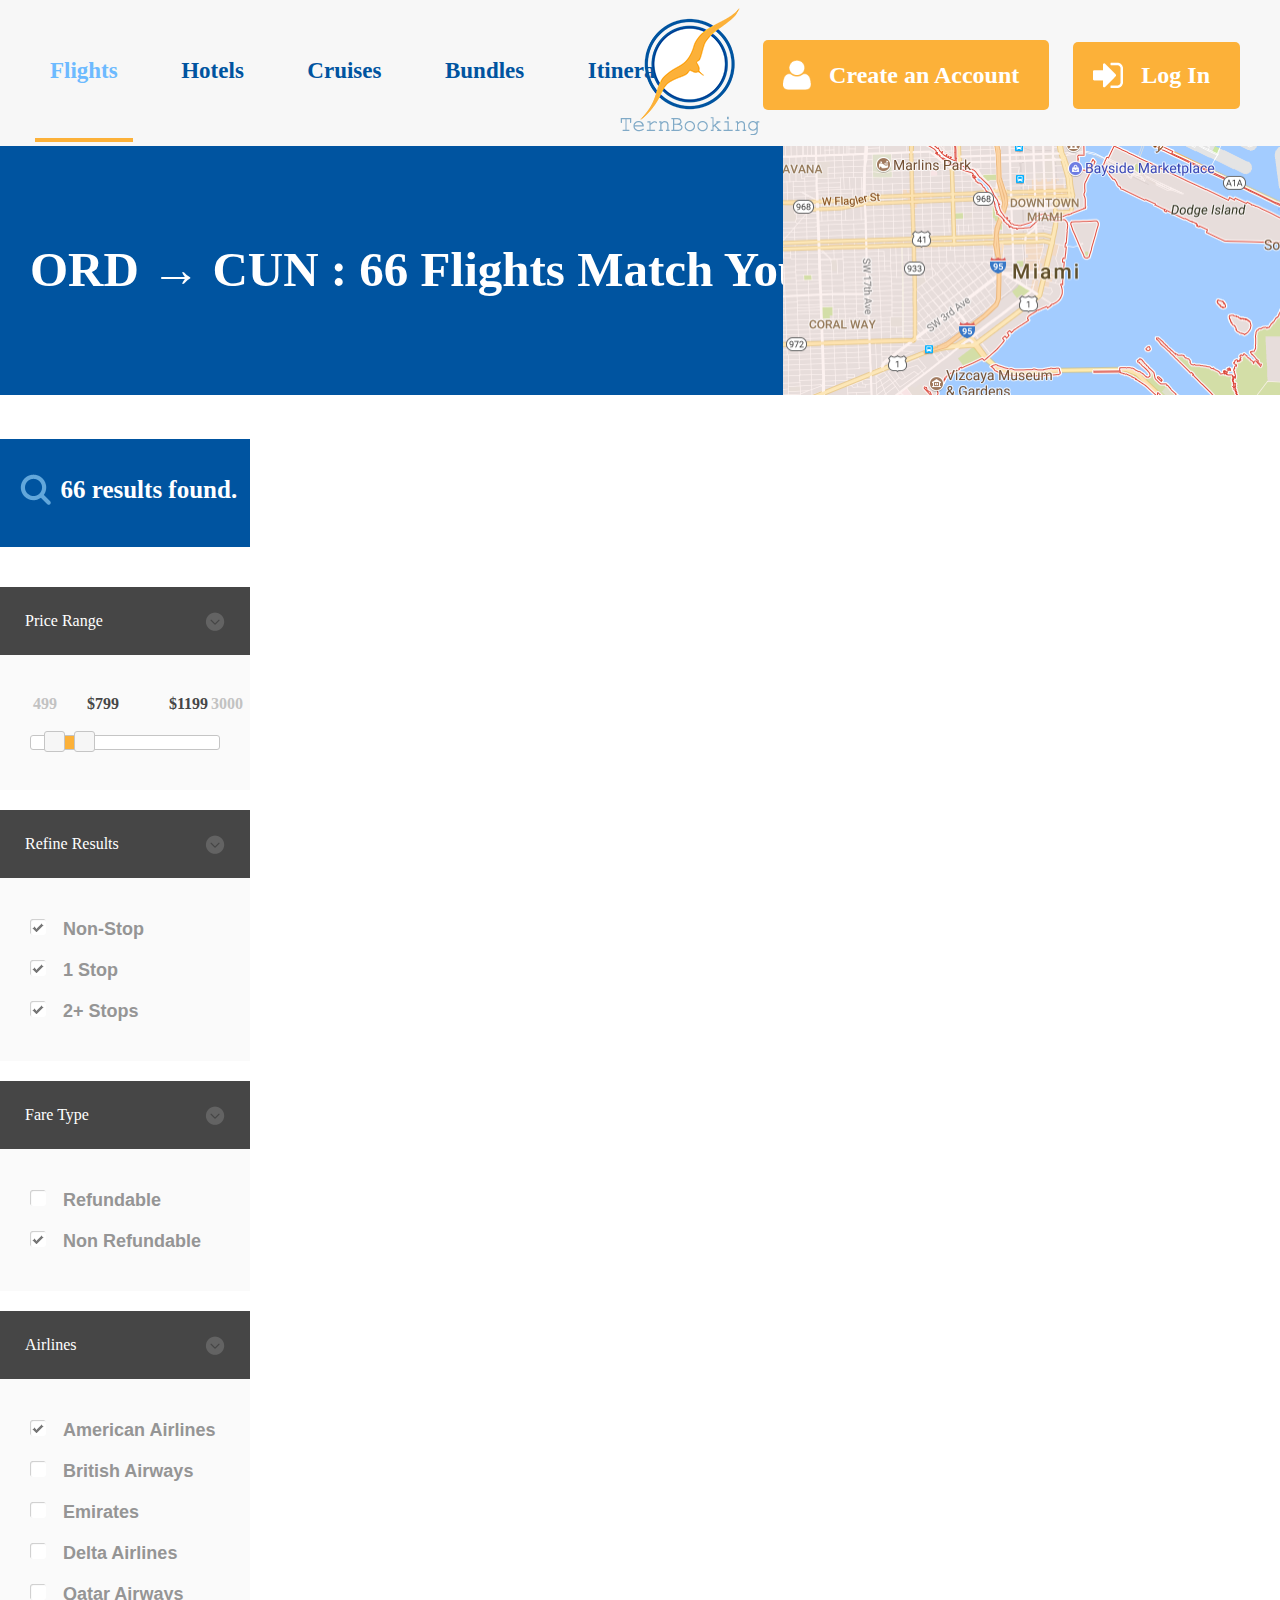
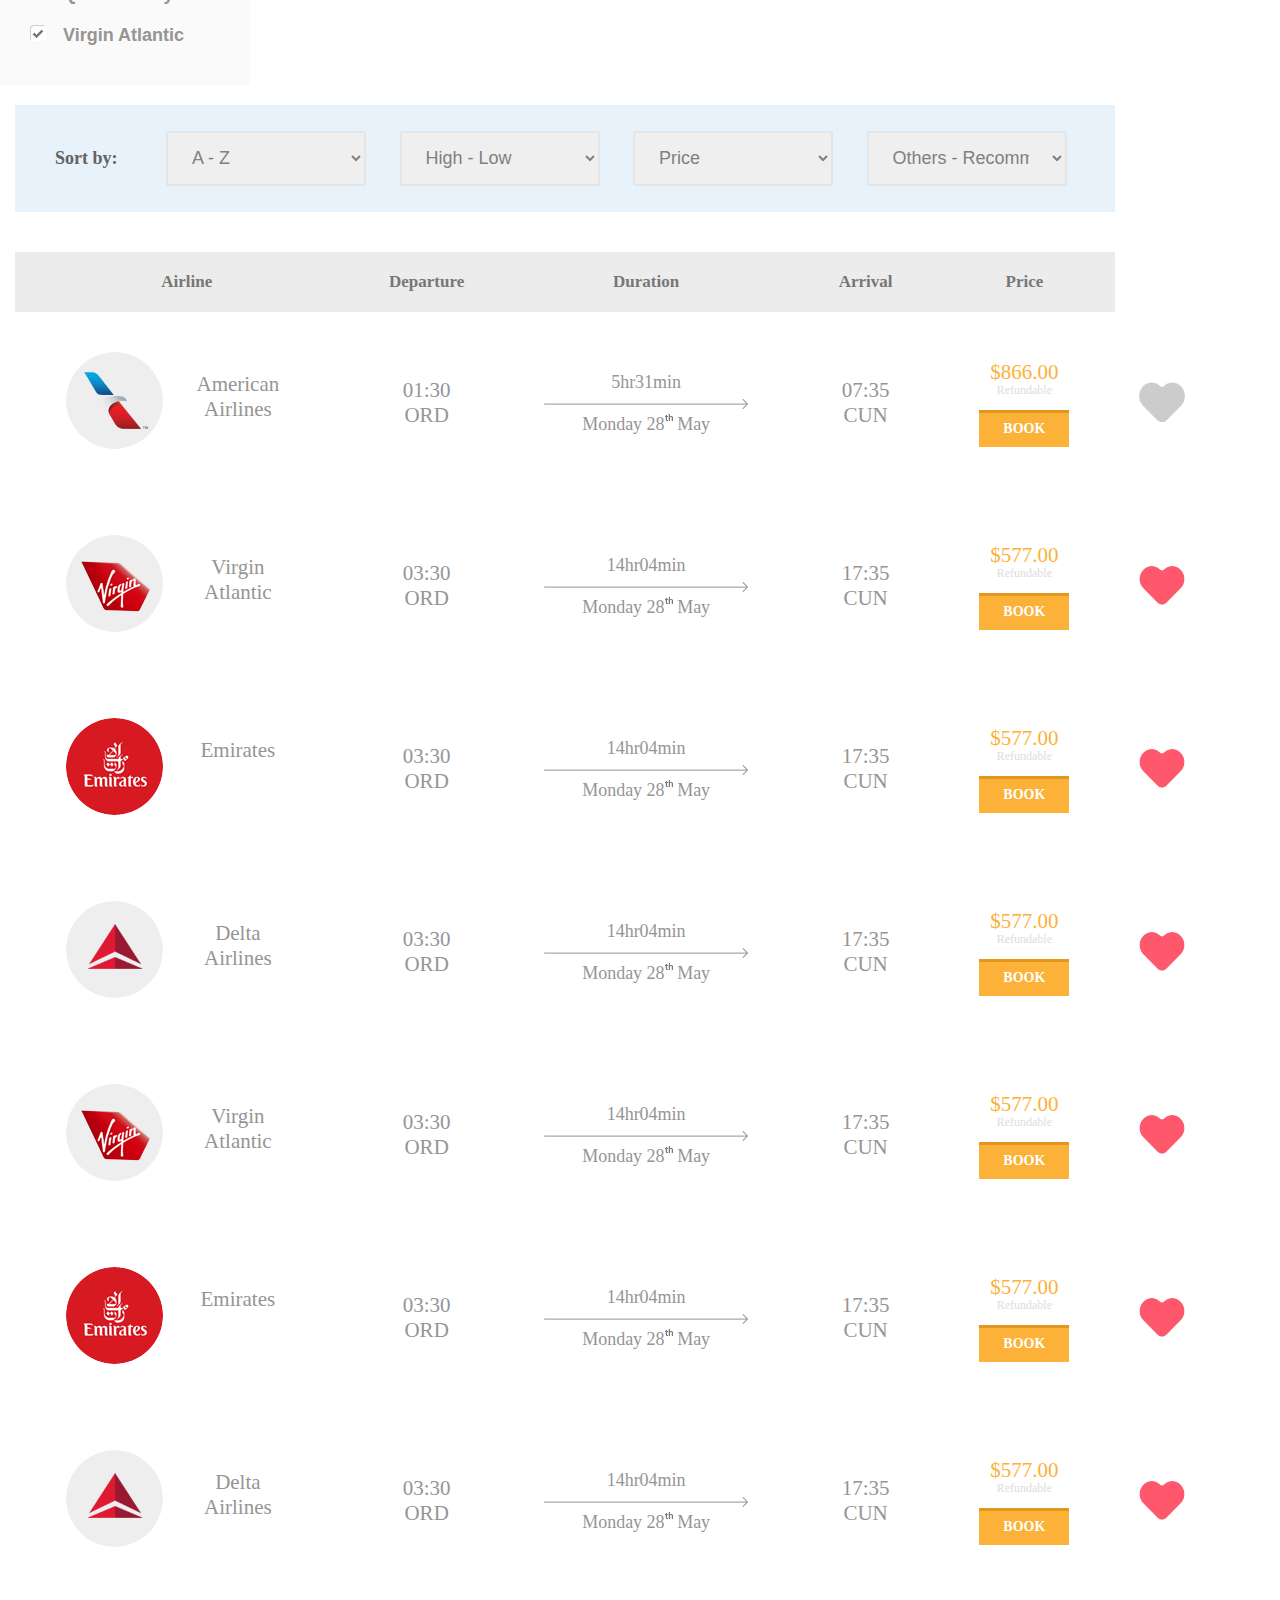
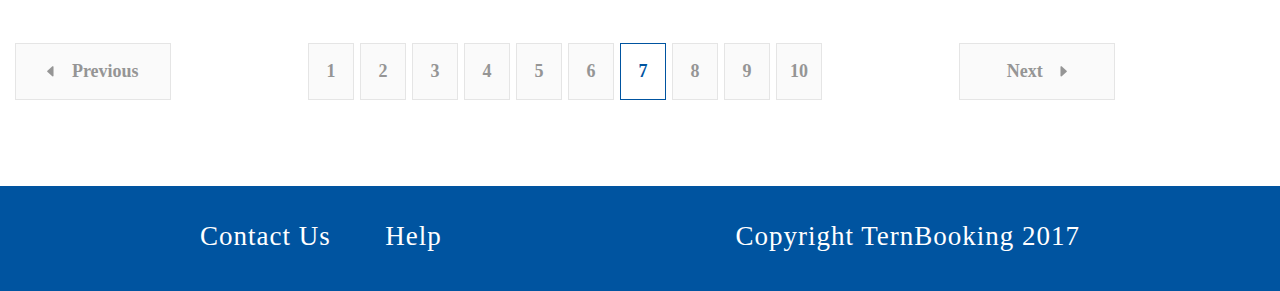
<file: flights/index.html>
<!DOCTYPE html>
<html lang="en">
<head>
    <meta charset="UTF-8">
    <title>Ternbooking</title>

    <link type="text/css" rel="stylesheet" href="./style/index.css">
    <link type="text/css" rel="stylesheet" href="../common/javascript/lib/jquery-ui-1.12.1.custom/jquery-ui.min.css">
    <script type="text/javascript" src="../common/javascript/lib/jQuery/jquery-1.7.2.min.js"></script>
    <script type="text/javascript" src="../common/javascript/lib/jquery-ui-1.12.1.custom/jquery-ui.min.js"></script>
    <script type="text/javascript" src="../common/javascript/lib/jQueryValidate/jquery.validate.min.js"></script>
    <script type="text/javascript" src="../common/javascript/common.js"></script>
    <script type="text/javascript" src="./javascript/index.js"></script>
</head>
<body>
    <div id="j_header">
        <div class="nav">
            <ul>
                <li class="has-float-panel current" user-data-type="flights">
                    <span>Flights</span>
                    <div class="float-panel flights">
                        <form id="j_flights_form" action="www.ternbooking.com/flights" method="post" autocomplete="off">
                            <div class="form-item left">
                                <label for="j_item_from">Flights from:</label>
                                <input id="j_item_from" name="from" type="text" placeholder="City or Airport" required />
                            </div><div class="form-item right">
                                <label for="j_item_to">To:</label>
                                <input id="j_item_to" name="to" type="text" placeholder="City or Airport" required />
                            </div>
                            <div class="form-item left">
                                <label for="j_item_departing">Departing:</label>
                                <input id="j_item_departing" name="departing" class="show-for-date" type="text" placeholder="Choose Date" />
                                <img src="../common/images/icon_date.png"/>
                            </div><div class="form-item right">
                                <label for="j_item_returning">Returning:</label>
                                <input id="j_item_returning" name="returning" class="show-for-date" type="text" placeholder="Choose Date" />
                                <img src="../common/images/icon_date.png"/>
                            </div>
                            <div class="form-item left">
                                <label for="j_item_flights_adult">Adult:</label>
                                <select id="j_item_flights_adult" name="flights_adult">
                                    <option value="0" selected="selected">0</option>
                                    <option value="1">1</option>
                                    <option value="2">3</option>
                                    <option value="4">4</option>
                                    <option value="5">5</option>
                                    <option value="6">6</option>
                                </select>
                            </div><div class="form-item right">
                                <label for="j_item_flights_child">Child:</label>
                                <select id="j_item_flights_child" name="flights_child">
                                    <option value="0" selected="selected">0</option>
                                    <option value="1">1</option>
                                    <option value="2">3</option>
                                    <option value="4">4</option>
                                    <option value="5">5</option>
                                    <option value="6">6</option>
                                </select>
                            </div>
                            <div class="button-container">
                                <input type="submit" value="SEARCH" />
                            </div>
                        </form>
                    </div>
                </li>
                <li class="has-float-panel" user-data-type="hotels">
                    <span>Hotels</span>
                    <div class="float-panel hotels">
                        <form id="j_hotels_form" action="www.ternbooking.com/hotels" method="post" autocomplete="off">
                            <div class="form-item line">
                                <label for="j_item_hotel">City, Hotel or Area:</label>
                                <input id="j_item_hotel" name="hotel" type="text" placeholder="City, Hotel or Area" required />
                            </div>
                            <div class="form-item left">
                                <label for="j_item_check_in">Check-in:</label>
                                <input id="j_item_check_in" name="check_in" class="show-for-date" type="text" placeholder="Choose Date" />
                                <img src="../common/images/icon_date.png"/>
                            </div><div class="form-item right">
                                <label for="j_item_check_out">check-out:</label>
                                <input id="j_item_check_out" name="check_out" class="show-for-date" type="text" placeholder="Choose Date" />
                                <img src="../common/images/icon_date.png"/>
                            </div>
                            <div class="form-item left">
                                <label for="j_item_hotel_adult">Adult:</label>
                                <select id="j_item_hotel_adult" name="hotel_adult">
                                    <option value="0" selected="selected">0</option>
                                    <option value="1">1</option>
                                    <option value="2">3</option>
                                    <option value="4">4</option>
                                    <option value="5">5</option>
                                    <option value="6">6</option>
                                </select>
                            </div><div class="form-item right">
                                <label for="j_item_hotel_child">Child:</label>
                                <select id="j_item_hotel_child" name="hotel_child">
                                    <option value="0" selected="selected">0</option>
                                    <option value="1">1</option>
                                    <option value="2">3</option>
                                    <option value="4">4</option>
                                    <option value="5">5</option>
                                    <option value="6">6</option>
                                </select>
                            </div>
                            <div class="form-item left">
                                <label for="j_item_room">Room:</label>
                                <select id="j_item_room" name="room">
                                    <option value="0" selected="selected">0</option>
                                    <option value="1">1</option>
                                    <option value="2">3</option>
                                    <option value="4">4</option>
                                    <option value="5">5</option>
                                    <option value="6">6</option>
                                </select>
                            </div><div class="form-item right">
                                <label for="j_item_add_room">Add Room:</label>
                                <select id="j_item_add_room" name="add_room">
                                    <option value="0" selected="selected">0</option>
                                    <option value="1">1</option>
                                    <option value="2">3</option>
                                    <option value="4">4</option>
                                    <option value="5">5</option>
                                    <option value="6">6</option>
                                </select>
                            </div>
                            <div class="button-container">
                                <input type="submit" value="SEARCH" />
                            </div>
                        </form>
                    </div>
                </li>
                <li class="to-jump-link" href="/cruises" target="_blank">
                    <span>Cruises</span>
                </li>
                <li class="to-jump-link" href="/bundles" target="_blank">
                    <span>Bundles</span>
                </li>
                <li class="to-jump-link" href="/itinerary" target="_self">
                    <span>Itinerary</span>
                </li>
            </ul>
        </div>
        <img src="../common/images/logo.png" class="logo" />
        <div class="login">
            <a id="j_register" href="#">
                <img src="../common/images/icon_user.png" />
                <span>Create an Account</span>
            </a>
            <a id="j_login" class="has-float-panel" href="javascript: void( 0 )" user-data-type="login">
                <img src="../common/images/icon_login.png" />
                <span>Log In</span>
                <div class="float-panel login">
                    <form id="j_login_form" action="www.ternbooking.com/liAPI" method="post" autocomplete="off">
                        <div class="form-item line">
                            <label for="j_item_username">Email</label>
                            <input id="j_item_username" name="Email" type="text" placeholder="Type your Email" required />
                        </div>
                        <div class="form-item line">
                            <label for="j_item_password">Password</label>
                            <input id="j_item_password" name="passwd" type="text" placeholder="Type your password" required />
                        </div>
                        <div class="button-container">
                            <input type="submit" value="SIGN IN" />
                        </div>
                    </form>
                </div>
            </a>
        </div>
    </div>
    <div id="j_content">
        <form id="j_hidden_query_form" action="" method="post">
            <input id="j_hidden_price" name="price" type="hidden" value="[ 499, 799, 1199, 3000 ]" />
            <input id="j_hidden_refine" name="refine" type="hidden" value='[ "NonStop", "1Stop", "2Stops" ]' />
            <input id="j_hidden_fare" name="fare" type="hidden" value='[ "NonRefundable" ]' />
            <input id="j_hidden_airlines" name="airlines" type="hidden" value='[ "AmericanAirlines", "VirginAtlantic" ]' />

            <input id="j_hidden_airline_sort" name="airlineSort" type="hidden" value="AZ" />
            <input id="j_hidden_class_sort" name="classSort" type="hidden" value="HighLow" />
            <input id="j_hidden_price_sort" name="priceSort" type="hidden" value="" />
            <input id="j_hidden_recommended_sort" name="recommendedSort" type="hidden" value="OthersRecommend" />

            <input id="j_hidden_total_sum" name="totalSum" type="hidden" value="37" />
            <input id="j_hidden_page_size" name="pageSize" type="hidden" value="4" />
            <input id="j_hidden_current_page" name="currentPage" type="hidden" value="7" />
        </form>
        <div class="search-result-info">
            <p>ORD → CUN : 66 Flights Match Your Search</p>
            <img src="./images/map.png" />
        </div>
        <div class="search-result-container">
            <div class="left">
                <div class="resule-count">
                    <img class="search" src="../common/images/icon_search.png" />
                    <span>66 results found.</span>
                    <a href="#"><img src="../common/images/icon_right.png" /></a>
                </div>
                <ul>
                    <li id="j_price_range_container">
                        <div class="title">
                            <span>
                                Price Range
                            </span>
                            <img src="../common/images/icon_down.png" />
                        </div>
                        <div class="content">
                            <div class="show-range-container">
                                <span class="min"></span>
                                <span class="choice-low"></span>
                                <span class="max"></span>
                                <span class="choice-high"></span>
                            </div>
                            <div id="j_price_range_slider"></div>
                        </div>
                    </li>
                    <li id="j_refine_results_container" class="checkbox-container">
                        <div class="title">
                            <span>
                                Refine Results
                            </span>
                            <img src="../common/images/icon_down.png" />
                        </div>
                        <div class="content">
                            <div class="item">
                                <input id="j_refine_results_NonStop" type="checkbox" value="NonStop" />
                                <label for="j_refine_results_NonStop">
                                    <span class="text">Non-Stop</span>
                                </label>
                            </div>
                            <div class="item">
                                <input id="j_refine_results_1Stop" type="checkbox" value="1Stop" />
                                <label for="j_refine_results_1Stop">
                                    <span class="text">1 Stop</span>
                                </label>
                            </div>
                            <div class="item">
                                <input id="j_refine_results_2Stops" type="checkbox" value="2Stops" />
                                <label for="j_refine_results_2Stops">
                                    <span class="text">2+ Stops</span>
                                </label>
                            </div>
                        </div>
                    </li>
                    <li id="j_fare_type_container" class="checkbox-container">
                        <div class="title">
                            <span>
                                Fare Type
                            </span>
                            <img src="../common/images/icon_down.png" />
                        </div>
                        <div class="content">
                            <div class="item">
                                <input id="j_fare_type_Refundable" type="checkbox" value="Refundable" />
                                <label for="j_fare_type_Refundable">
                                    <span class="text">Refundable</span>
                                </label>
                            </div>
                            <div class="item">
                                <input id="j_fare_type_NonRefundable" type="checkbox" value="NonRefundable" />
                                <label for="j_fare_type_NonRefundable">
                                    <span class="text">Non Refundable</span>
                                </label>
                            </div>
                        </div>
                    </li>
                    <li id="j_airlines_container" class="checkbox-container">
                        <div class="title">
                            <span>
                                Airlines
                            </span>
                            <img src="../common/images/icon_down.png" />
                        </div>
                        <div class="content">
                            <div class="item">
                                <input id="j_airlines_AmericanAirlines" type="checkbox" value="AmericanAirlines" />
                                <label for="j_airlines_AmericanAirlines">
                                    <span class="text">American Airlines</span>
                                </label>
                            </div>
                            <div class="item">
                                <input id="j_airlines_BritishAirways" type="checkbox" value="BritishAirways" />
                                <label for="j_airlines_BritishAirways">
                                    <span class="text">British Airways</span>
                                </label>
                            </div>
                            <div class="item">
                                <input id="j_airlines_Emirates" type="checkbox" value="Emirates" />
                                <label for="j_airlines_Emirates">
                                    <span class="text">Emirates</span>
                                </label>
                            </div>
                            <div class="item">
                                <input id="j_airlines_DeltaAirlines" type="checkbox" value="DeltaAirlines" />
                                <label for="j_airlines_DeltaAirlines">
                                    <span class="text">Delta Airlines</span>
                                </label>
                            </div>
                            <div class="item">
                                <input id="j_airlines_QatarAirways" type="checkbox" value="QatarAirways" />
                                <label for="j_airlines_QatarAirways">
                                    <span class="text">Qatar Airways</span>
                                </label>
                            </div>
                            <div class="item">
                                <input id="j_airlines_VirginAtlantic" type="checkbox" value="VirginAtlantic" />
                                <label for="j_airlines_VirginAtlantic">
                                    <span class="text">Virgin Atlantic</span>
                                </label>
                            </div>
                        </div>
                    </li>
                </ul>
            </div><div class="right">
                <div class="sort-by-container">
                    <label>Sort by:</label>
                    <select id="j_airline_sort">
                        <option value="" selected="selected">Airline</option>
                        <option value="AZ">A - Z</option>
                        <option value="ZA">Z - A</option>
                    </select>
                    <select id="j_class_sort">
                        <option value="" selected="selected">Class</option>
                        <option value="LowHigh">Low - High</option>
                        <option value="HighLow">High - Low</option>
                    </select>
                    <select id="j_price_sort">
                        <option value="" selected="selected">Price</option>
                        <option value="HighLow">High - Low</option>
                        <option value="LowHigh">Low - High</option>
                    </select>
                    <select id="j_recommended_sort">
                        <option value="" selected="selected">Recommended</option>
                        <option value="RecommendOthers">Recommend - Others</option>
                        <option value="OthersRecommend">Others - Recommend</option>
                    </select>
                </div>
                <div class="result-table-container">
                    <table>
                        <thead>
                            <tr>
                                <th>Airline</th>
                                <th>Departure</th>
                                <th>Duration</th>
                                <th>Arrival</th>
                                <th>Price</th>
                            </tr>
                        </thead>
                        <tbody>
                            <!-- each item begin -->
                            <tr class="fav to-jump-link" href="#" target="_blank">
                                <td>
                                    <img src="../common/images/icon_heart_gray.png" />
                                </td>
                            </tr>
                            <tr class="to-jump-link" href="#" target="_blank">
                                <td class="airline">
                                    <img src="../common/images/flights_01.png" />
                                    <span>American Airlines</span>
                                </td>
                                <td class="departure">
                                    <p>01:30</p>
                                    <p>ORD</p>
                                </td>
                                <td class="duration">
                                    <p>5hr31min</p>
                                    <img src="../common/images/long-arrow-right.png" />
                                    <p>Monday 28<i></i> May</p>
                                </td>
                                <td class="arrival">
                                    <p>07:35</p>
                                    <p>CUN</p>
                                </td>
                                <td class="price">
                                    <div>$866.00</div><span>Refundable</span>
                                    <p>BOOK</p>
                                </td>
                            </tr>
                            <!-- each item end -->
                            <tr class="fav to-jump-link" href="#" target="_blank">
                                <td>
                                    <img src="../common/images/icon_heart_red.png" />
                                </td>
                            </tr>
                            <tr class="to-jump-link" href="#" target="_blank">
                                <td class="airline">
                                    <img src="../common/images/flights_02.png" />
                                    <span>Virgin Atlantic</span>
                                </td>
                                <td class="departure">
                                    <p>03:30</p>
                                    <p>ORD</p>
                                </td>
                                <td class="duration">
                                    <p>14hr04min</p>
                                    <img src="../common/images/long-arrow-right.png" />
                                    <p>Monday 28<i></i> May</p>
                                </td>
                                <td class="arrival">
                                    <p>17:35</p>
                                    <p>CUN</p>
                                </td>
                                <td class="price">
                                    <div>$577.00</div><span>Refundable</span>
                                    <p>BOOK</p>
                                </td>
                            </tr>
                            <tr class="fav to-jump-link" href="#" target="_blank">
                                <td>
                                    <img src="../common/images/icon_heart_red.png" />
                                </td>
                            </tr>
                            <tr class="to-jump-link" href="#" target="_blank">
                                <td class="airline">
                                    <img src="../common/images/flights_03.png" />
                                    <span>Emirates</span>
                                </td>
                                <td class="departure">
                                    <p>03:30</p>
                                    <p>ORD</p>
                                </td>
                                <td class="duration">
                                    <p>14hr04min</p>
                                    <img src="../common/images/long-arrow-right.png" />
                                    <p>Monday 28<i></i> May</p>
                                </td>
                                <td class="arrival">
                                    <p>17:35</p>
                                    <p>CUN</p>
                                </td>
                                <td class="price">
                                    <div>$577.00</div><span>Refundable</span>
                                    <p>BOOK</p>
                                </td>
                            </tr>
                            <tr class="fav to-jump-link" href="#" target="_blank">
                                <td>
                                    <img src="../common/images/icon_heart_red.png" />
                                </td>
                            </tr>
                            <tr class="to-jump-link" href="#" target="_blank">
                                <td class="airline">
                                    <img src="../common/images/flights_04.png" />
                                    <span>Delta Airlines</span>
                                </td>
                                <td class="departure">
                                    <p>03:30</p>
                                    <p>ORD</p>
                                </td>
                                <td class="duration">
                                    <p>14hr04min</p>
                                    <img src="../common/images/long-arrow-right.png" />
                                    <p>Monday 28<i></i> May</p>
                                </td>
                                <td class="arrival">
                                    <p>17:35</p>
                                    <p>CUN</p>
                                </td>
                                <td class="price">
                                    <div>$577.00</div><span>Refundable</span>
                                    <p>BOOK</p>
                                </td>
                            </tr>
                            <tr class="fav to-jump-link" href="#" target="_blank">
                                <td>
                                    <img src="../common/images/icon_heart_red.png" />
                                </td>
                            </tr>
                            <tr class="to-jump-link" href="#" target="_blank">
                                <td class="airline">
                                    <img src="../common/images/flights_02.png" />
                                    <span>Virgin Atlantic</span>
                                </td>
                                <td class="departure">
                                    <p>03:30</p>
                                    <p>ORD</p>
                                </td>
                                <td class="duration">
                                    <p>14hr04min</p>
                                    <img src="../common/images/long-arrow-right.png" />
                                    <p>Monday 28<i></i> May</p>
                                </td>
                                <td class="arrival">
                                    <p>17:35</p>
                                    <p>CUN</p>
                                </td>
                                <td class="price">
                                    <div>$577.00</div><span>Refundable</span>
                                    <p>BOOK</p>
                                </td>
                            </tr>
                            <tr class="fav to-jump-link" href="#" target="_blank">
                                <td>
                                    <img src="../common/images/icon_heart_red.png" />
                                </td>
                            </tr>
                            <tr class="to-jump-link" href="#" target="_blank">
                                <td class="airline">
                                    <img src="../common/images/flights_03.png" />
                                    <span>Emirates</span>
                                </td>
                                <td class="departure">
                                    <p>03:30</p>
                                    <p>ORD</p>
                                </td>
                                <td class="duration">
                                    <p>14hr04min</p>
                                    <img src="../common/images/long-arrow-right.png" />
                                    <p>Monday 28<i></i> May</p>
                                </td>
                                <td class="arrival">
                                    <p>17:35</p>
                                    <p>CUN</p>
                                </td>
                                <td class="price">
                                    <div>$577.00</div><span>Refundable</span>
                                    <p>BOOK</p>
                                </td>
                            </tr>
                            <tr class="fav to-jump-link" href="#" target="_blank">
                                <td>
                                    <img src="../common/images/icon_heart_red.png" />
                                </td>
                            </tr>
                            <tr class="to-jump-link" href="#" target="_blank">
                                <td class="airline">
                                    <img src="../common/images/flights_04.png" />
                                    <span>Delta Airlines</span>
                                </td>
                                <td class="departure">
                                    <p>03:30</p>
                                    <p>ORD</p>
                                </td>
                                <td class="duration">
                                    <p>14hr04min</p>
                                    <img src="../common/images/long-arrow-right.png" />
                                    <p>Monday 28<i></i> May</p>
                                </td>
                                <td class="arrival">
                                    <p>17:35</p>
                                    <p>CUN</p>
                                </td>
                                <td class="price">
                                    <div>$577.00</div><span>Refundable</span>
                                    <p>BOOK</p>
                                </td>
                            </tr>
                        </tbody>
                    </table>
                </div>
                <div class="page-container">
                    <a id="j_previous">
                        <i></i>
                        <span>Previous</span>
                    </a>
                    <div class="page-number">
                    </div>
                    <a id="j_next">
                        <span>Next</span>
                        <i></i>
                    </a>
                </div>
            </div>
        </div>
    </div>
    <div id="j_footer">
        <p class="left">
            <a href="#" target="_blank">Contact Us</a>
            <a href="#" target="_blank">Help</a>
        </p>
        <p class="right">
            <span>Copyright TernBooking 2017</span>
        </p>
    </div>
</body>
</html>
</file>
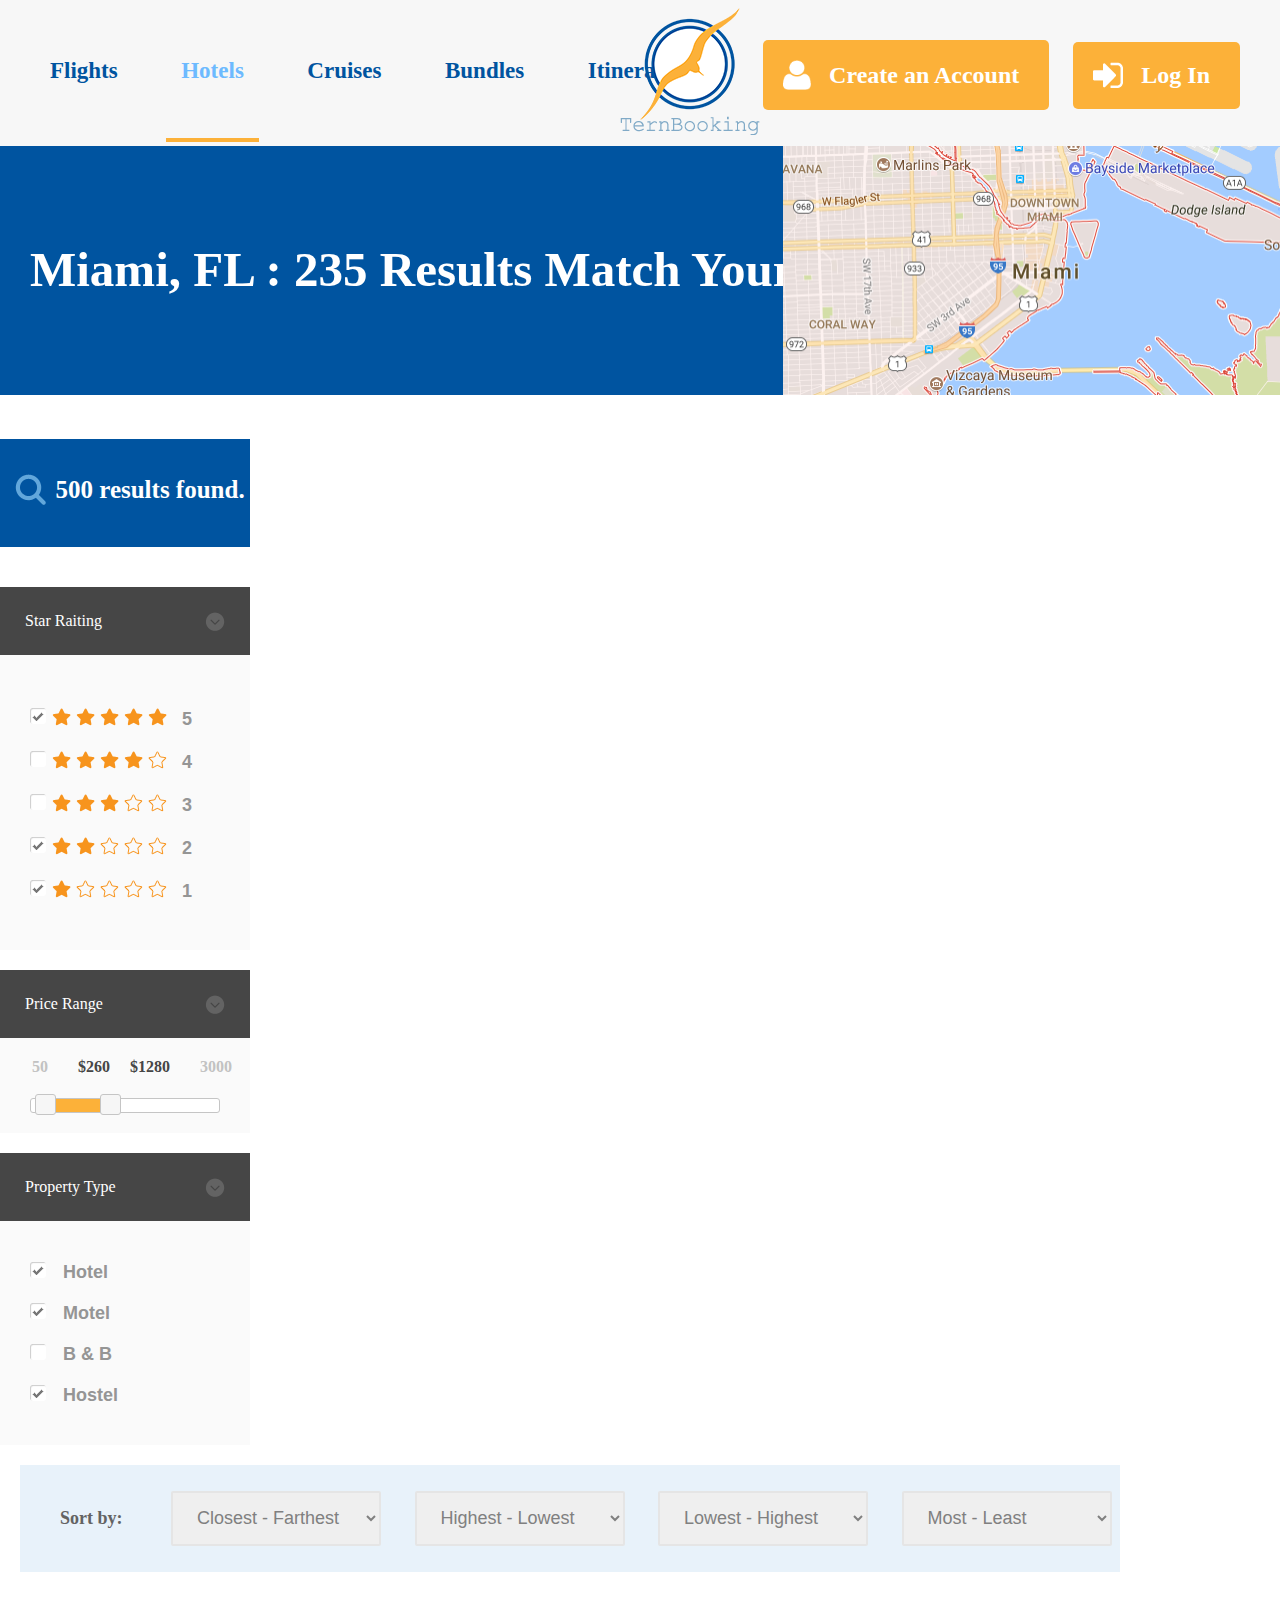
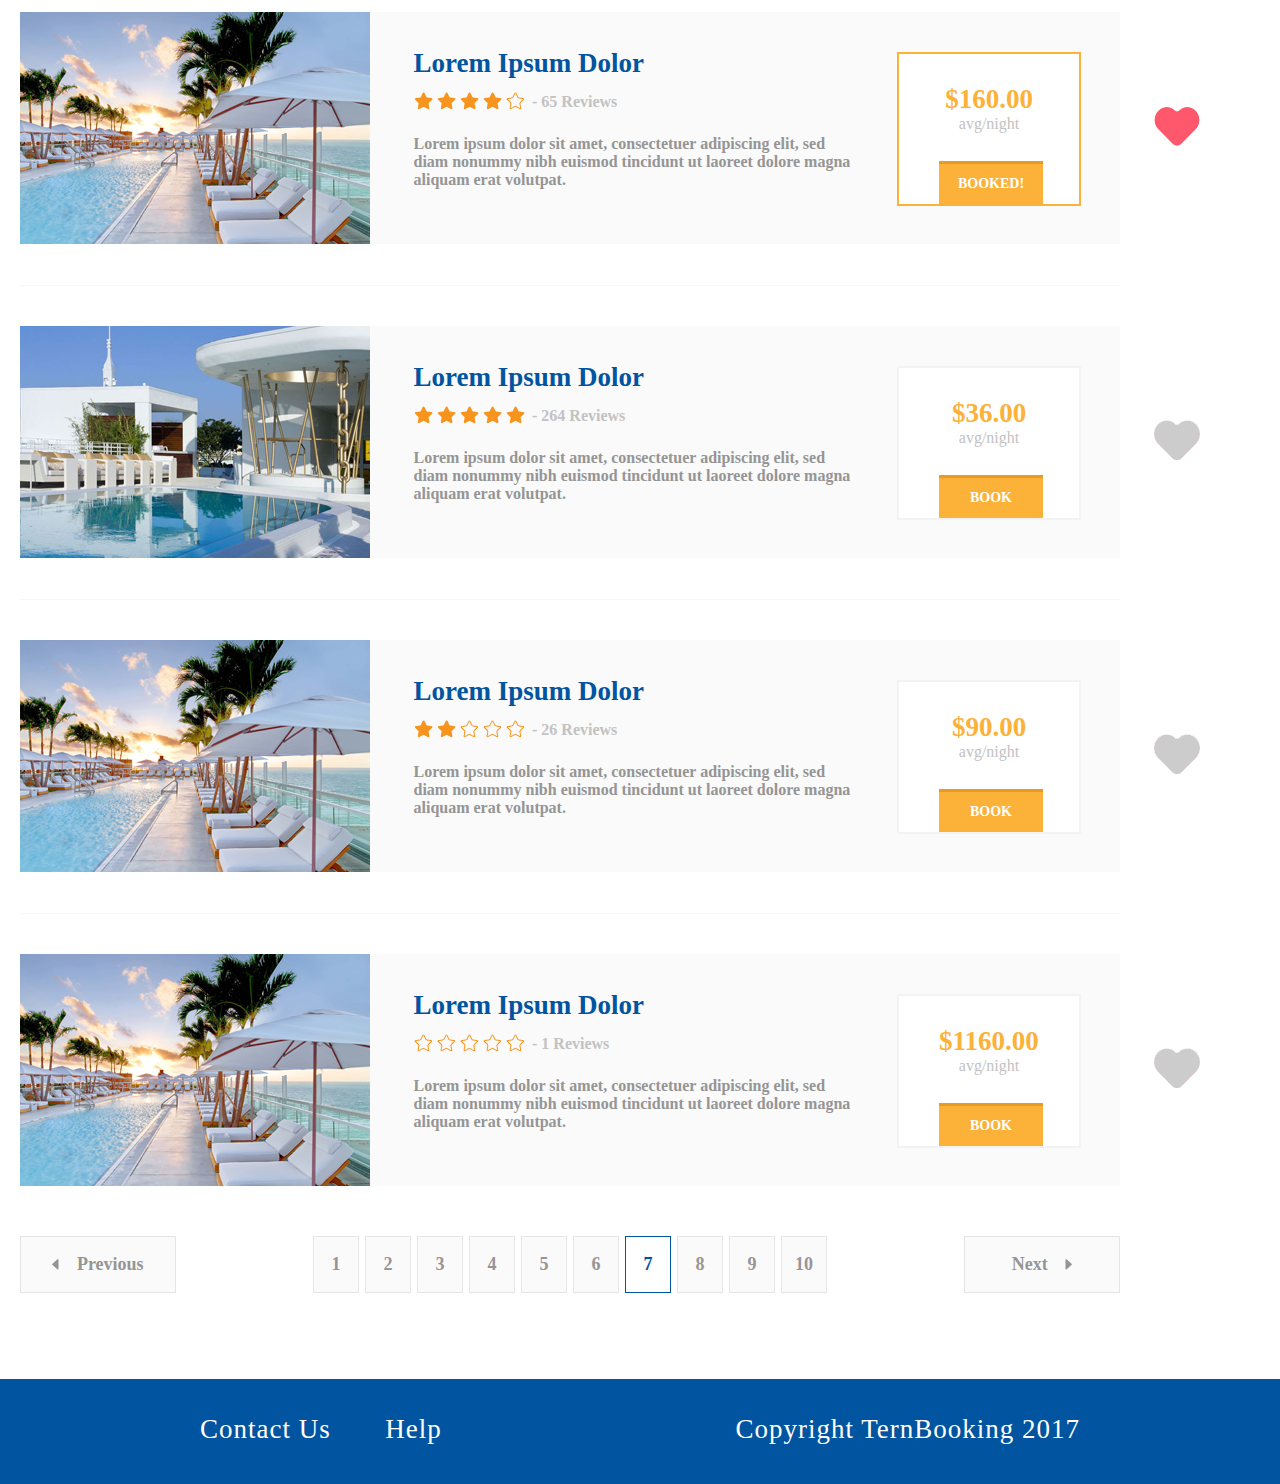
<file: hotel/index.html>
<!DOCTYPE html>
<html lang="en">
<head>
    <meta charset="UTF-8">
    <title>Ternbooking</title>

    <link type="text/css" rel="stylesheet" href="./style/index.css">
    <link type="text/css" rel="stylesheet" href="../common/javascript/lib/jquery-ui-1.12.1.custom/jquery-ui.min.css">
    <script type="text/javascript" src="../common/javascript/lib/jQuery/jquery-1.7.2.min.js"></script>
    <script type="text/javascript" src="../common/javascript/lib/jquery-ui-1.12.1.custom/jquery-ui.min.js"></script>
    <script type="text/javascript" src="../common/javascript/lib/jQueryValidate/jquery.validate.min.js"></script>
    <script type="text/javascript" src="../common/javascript/common.js"></script>
    <script type="text/javascript" src="./javascript/index.js"></script>
</head>
<body>
    <div id="j_header">
        <div class="nav">
            <ul>
                <li class="has-float-panel" user-data-type="flights">
                    <span>Flights</span>
                    <div class="float-panel flights">
                        <form id="j_flights_form" action="www.ternbooking.com/flights" method="post" autocomplete="off">
                            <div class="form-item left">
                                <label for="j_item_from">Flights from:</label>
                                <input id="j_item_from" name="from" type="text" placeholder="City or Airport" required />
                            </div><div class="form-item right">
                                <label for="j_item_to">To:</label>
                                <input id="j_item_to" name="to" type="text" placeholder="City or Airport" required />
                            </div>
                            <div class="form-item left">
                                <label for="j_item_departing">Departing:</label>
                                <input id="j_item_departing" name="departing" class="show-for-date" type="text" placeholder="Choose Date" />
                                <img src="../common/images/icon_date.png"/>
                            </div><div class="form-item right">
                                <label for="j_item_returning">Returning:</label>
                                <input id="j_item_returning" name="returning" class="show-for-date" type="text" placeholder="Choose Date" />
                                <img src="../common/images/icon_date.png"/>
                            </div>
                            <div class="form-item left">
                                <label for="j_item_flights_adult">Adult:</label>
                                <select id="j_item_flights_adult" name="flights_adult">
                                    <option value="0" selected="selected">0</option>
                                    <option value="1">1</option>
                                    <option value="2">3</option>
                                    <option value="4">4</option>
                                    <option value="5">5</option>
                                    <option value="6">6</option>
                                </select>
                            </div><div class="form-item right">
                                <label for="j_item_flights_child">Child:</label>
                                <select id="j_item_flights_child" name="flights_child">
                                    <option value="0" selected="selected">0</option>
                                    <option value="1">1</option>
                                    <option value="2">3</option>
                                    <option value="4">4</option>
                                    <option value="5">5</option>
                                    <option value="6">6</option>
                                </select>
                            </div>
                            <div class="button-container">
                                <input type="submit" value="SEARCH" />
                            </div>
                        </form>
                    </div>
                </li>
                <li class="has-float-panel current" user-data-type="hotels">
                    <span>Hotels</span>
                    <div class="float-panel hotels">
                        <form id="j_hotels_form" action="www.ternbooking.com/hotels" method="post" autocomplete="off">
                            <div class="form-item line">
                                <label for="j_item_hotel">City, Hotel or Area:</label>
                                <input id="j_item_hotel" name="hotel" type="text" placeholder="City, Hotel or Area" required />
                            </div>
                            <div class="form-item left">
                                <label for="j_item_check_in">Check-in:</label>
                                <input id="j_item_check_in" name="check_in" class="show-for-date" type="text" placeholder="Choose Date" />
                                <img src="../common/images/icon_date.png"/>
                            </div><div class="form-item right">
                                <label for="j_item_check_out">check-out:</label>
                                <input id="j_item_check_out" name="check_out" class="show-for-date" type="text" placeholder="Choose Date" />
                                <img src="../common/images/icon_date.png"/>
                            </div>
                            <div class="form-item left">
                                <label for="j_item_hotel_adult">Adult:</label>
                                <select id="j_item_hotel_adult" name="hotel_adult">
                                    <option value="0" selected="selected">0</option>
                                    <option value="1">1</option>
                                    <option value="2">3</option>
                                    <option value="4">4</option>
                                    <option value="5">5</option>
                                    <option value="6">6</option>
                                </select>
                            </div><div class="form-item right">
                                <label for="j_item_hotel_child">Child:</label>
                                <select id="j_item_hotel_child" name="hotel_child">
                                    <option value="0" selected="selected">0</option>
                                    <option value="1">1</option>
                                    <option value="2">3</option>
                                    <option value="4">4</option>
                                    <option value="5">5</option>
                                    <option value="6">6</option>
                                </select>
                            </div>
                            <div class="form-item left">
                                <label for="j_item_room">Room:</label>
                                <select id="j_item_room" name="room">
                                    <option value="0" selected="selected">0</option>
                                    <option value="1">1</option>
                                    <option value="2">3</option>
                                    <option value="4">4</option>
                                    <option value="5">5</option>
                                    <option value="6">6</option>
                                </select>
                            </div><div class="form-item right">
                                <label for="j_item_add_room">Add Room:</label>
                                <select id="j_item_add_room" name="add_room">
                                    <option value="0" selected="selected">0</option>
                                    <option value="1">1</option>
                                    <option value="2">3</option>
                                    <option value="4">4</option>
                                    <option value="5">5</option>
                                    <option value="6">6</option>
                                </select>
                            </div>
                            <div class="button-container">
                                <input type="submit" value="SEARCH" />
                            </div>
                        </form>
                    </div>
                </li>
                <li class="to-jump-link" href="/cruises" target="_blank">
                    <span>Cruises</span>
                </li>
                <li class="to-jump-link" href="/bundles" target="_blank">
                    <span>Bundles</span>
                </li>
                <li class="to-jump-link" href="/itinerary" target="_self">
                    <span>Itinerary</span>
                </li>
            </ul>
        </div>
        <img src="../common/images/logo.png" class="logo" />
        <div class="login">
            <a id="j_register" href="#">
                <img src="../common/images/icon_user.png" />
                <span>Create an Account</span>
            </a>
            <a id="j_login" class="has-float-panel" href="javascript: void( 0 )" user-data-type="login">
                <img src="../common/images/icon_login.png" />
                <span>Log In</span>
                <div class="float-panel login">
                    <form id="j_login_form" action="www.ternbooking.com/liAPI" method="post" autocomplete="off">
                        <div class="form-item line">
                            <label for="j_item_username">Email</label>
                            <input id="j_item_username" name="Email" type="text" placeholder="Type your Email" required />
                        </div>
                        <div class="form-item line">
                            <label for="j_item_password">Password</label>
                            <input id="j_item_password" name="passwd" type="text" placeholder="Type your password" required />
                        </div>
                        <div class="button-container">
                            <input type="submit" value="SIGN IN" />
                        </div>
                    </form>
                </div>
            </a>
        </div>
    </div>
    <div id="j_content">
        <form id="j_hidden_query_form" action="" method="post">
            <input id="j_hidden_stars" name="stars" type="hidden" value="[ 5, 2, 1 ]" />
            <input id="j_hidden_price" name="price" type="hidden" value="[ 50, 260, 1280, 3000 ]" />
            <input id="j_hidden_property" name="property" type="hidden" value='[ "hotel", "motel", "hostel" ]' />

            <input id="j_hidden_distance_sort" name="distanceSort" type="hidden" value="ClosestFarthest" />
            <input id="j_hidden_price_sort" name="priceSort" type="hidden" value="HighestLowest" />
            <input id="j_hidden_rating_sort" name="ratingSort" type="hidden" value="LowestHighest" />
            <input id="j_hidden_recommended_sort" name="recommendedSort" type="hidden" value="MostLeast" />

            <input id="j_hidden_total_sum" name="totalSum" type="hidden" value="37" />
            <input id="j_hidden_page_size" name="pageSize" type="hidden" value="4" />
            <input id="j_hidden_current_page" name="currentPage" type="hidden" value="7" />
        </form>
        <div class="search-result-info">
            <p>Miami, FL : 235 Results Match Your Search</p>
            <img src="./images/map.png" />
        </div>
        <div class="search-result-container">
            <div class="left">
                <div class="resule-count">
                    <img class="search" src="../common/images/icon_search.png" />
                    <span>500 results found.</span>
                    <a href="#"><img src="../common/images/icon_right.png" /></a>
                </div>
                <ul>
                    <li id="j_star_raiting_container">
                        <div class="title">
                            <span>
                                Star Raiting
                            </span>
                            <img src="../common/images/icon_down.png" />
                        </div>
                        <div class="content">
                            <div class="item">
                                <input id="j_star_raiting_5" type="checkbox" value="5" />
                                <label for="j_star_raiting_5">
                                    <span class="img-container">
                                        <img src="../common/images/icon_full_star.png" />
                                        <img src="../common/images/icon_full_star.png" />
                                        <img src="../common/images/icon_full_star.png" />
                                        <img src="../common/images/icon_full_star.png" />
                                        <img src="../common/images/icon_full_star.png" />
                                    </span>
                                    <span class="text">5</span>
                                </label>
                            </div>
                            <div class="item">
                                <input id="j_star_raiting_4" type="checkbox" value="4" />
                                <label for="j_star_raiting_4">
                                    <span class="img-container">
                                        <img src="../common/images/icon_full_star.png" />
                                        <img src="../common/images/icon_full_star.png" />
                                        <img src="../common/images/icon_full_star.png" />
                                        <img src="../common/images/icon_full_star.png" />
                                        <img src="../common/images/icon_star.png" />
                                    </span>
                                    <span class="text">4</span>
                                </label>
                            </div>
                            <div class="item">
                                <input id="j_star_raiting_3" type="checkbox" value="3" />
                                <label for="j_star_raiting_3">
                                    <span class="img-container">
                                        <img src="../common/images/icon_full_star.png" />
                                        <img src="../common/images/icon_full_star.png" />
                                        <img src="../common/images/icon_full_star.png" />
                                        <img src="../common/images/icon_star.png" />
                                        <img src="../common/images/icon_star.png" />
                                    </span>
                                    <span class="text">3</span>
                                </label>
                            </div>
                            <div class="item">
                                <input id="j_star_raiting_2" type="checkbox" value="2" />
                                <label for="j_star_raiting_2">
                                    <span class="img-container">
                                        <img src="../common/images/icon_full_star.png" />
                                        <img src="../common/images/icon_full_star.png" />
                                        <img src="../common/images/icon_star.png" />
                                        <img src="../common/images/icon_star.png" />
                                        <img src="../common/images/icon_star.png" />
                                    </span>
                                    <span class="text">2</span>
                                </label>
                            </div>
                            <div class="item">
                                <input id="j_star_raiting_1" type="checkbox" value="1" />
                                <label for="j_star_raiting_1">
                                    <span class="img-container">
                                        <img src="../common/images/icon_full_star.png" />
                                        <img src="../common/images/icon_star.png" />
                                        <img src="../common/images/icon_star.png" />
                                        <img src="../common/images/icon_star.png" />
                                        <img src="../common/images/icon_star.png" />
                                    </span>
                                    <span class="text">1</span>
                                </label>
                            </div>
                        </div>
                    </li>
                    <li id="j_price_range_container">
                        <div class="title">
                            <span>
                                Price Range
                            </span>
                            <img src="../common/images/icon_down.png" />
                        </div>
                        <div class="content">
                            <div class="show-range-container">
                                <span class="min"></span>
                                <span class="choice-low"></span>
                                <span class="max"></span>
                                <span class="choice-high"></span>
                            </div>
                            <div id="j_price_range_slider"></div>
                        </div>
                    </li>
                    <li id="j_property_type_container">
                        <div class="title">
                            <span>
                                Property Type
                            </span>
                            <img src="../common/images/icon_down.png" />
                        </div>
                        <div class="content">
                            <div class="item">
                                <input id="j_property_type_hotel" type="checkbox" value="hotel" />
                                <label for="j_property_type_hotel">
                                    <span class="text">Hotel</span>
                                </label>
                            </div>
                            <div class="item">
                                <input id="j_property_type_motel" type="checkbox" value="motel" />
                                <label for="j_property_type_motel">
                                    <span class="text">Motel</span>
                                </label>
                            </div>
                            <div class="item">
                                <input id="j_property_type_b&b" type="checkbox" value="b&b" />
                                <label for="j_property_type_b&b">
                                    <span class="text">B & B</span>
                                </label>
                            </div>
                            <div class="item">
                                <input id="j_property_type_hostel" type="checkbox" value="hostel" />
                                <label for="j_property_type_hostel">
                                    <span class="text">Hostel</span>
                                </label>
                            </div>
                        </div>
                    </li>
                </ul>
            </div><div class="right">
                <div class="sort-by-container">
                    <label>Sort by:</label>
                    <select id="j_distance_sort">
                        <option value="" selected="selected">Distance</option>
                        <option value="FarthestClosest">Farthest - Closest</option>
                        <option value="ClosestFarthest">Closest - Farthest</option>
                    </select>
                    <select id="j_price_sort">
                        <option value="" selected="selected">Price</option>
                        <option value="HighestLowest">Highest - Lowest</option>
                        <option value="LowestHighest">Lowest - Highest</option>
                    </select>
                    <select id="j_rating_sort">
                        <option value="" selected="selected">Rating</option>
                        <option value="HighestLowest">Highest - Lowest</option>
                        <option value="LowestHighest">Lowest - Highest</option>
                    </select>
                    <select id="j_recommended_sort">
                        <option value="" selected="selected">Recommended</option>
                        <option value="MostLeast">Most - Least</option>
                        <option value="LeastMost">Least - Most</option>
                    </select>
                </div>
                <div class="result-list-container">
                    <ul>
                        <!-- each item begin -->
                        <li class="fav to-jump-link" href="#" target="_blank">
                            <img src="../common/images/icon_heart_red.png" />
                        </li>
                        <li class="to-jump-link" href="#" target="_blank">
                            <img src="./images/hotel_01.png" />
                            <div class="info-container">
                                <div class="info-title">Lorem Ipsum Dolor</div>
                                <div class="info-stars">
                                    <b class="show-stars-container" user-star-level="4"></b>
                                    <span>- 65 Reviews</span>
                                </div>
                                <div class="info-content">
                                    Lorem ipsum dolor sit amet, consectetuer adipiscing elit, sed diam nonummy nibh euismod tincidunt ut laoreet dolore magna aliquam erat volutpat.
                                </div>
                            </div>
                            <div class="booked">
                                <b>$160.00</b>
                                <p>avg/night</p>
                                <span>BOOKED!</span>
                            </div>
                        </li>
                        <li class="split"></li><!-- last item no need! -->
                        <!-- each item end -->
                        <li class="fav to-jump-link" href="#" target="_blank">
                            <img src="../common/images/icon_heart_gray.png" />
                        </li>
                        <li class="to-jump-link" href="#" target="_blank">
                            <img src="./images/hotel_02.png" />
                            <div class="info-container">
                                <div class="info-title">Lorem Ipsum Dolor</div>
                                <div class="info-stars">
                                    <b class="show-stars-container" user-star-level="5"></b>
                                    <span>- 264 Reviews</span>
                                </div>
                                <div class="info-content">
                                    Lorem ipsum dolor sit amet, consectetuer adipiscing elit, sed diam nonummy nibh euismod tincidunt ut laoreet dolore magna aliquam erat volutpat.
                                </div>
                            </div>
                            <div class="book">
                                <b>$36.00</b>
                                <p>avg/night</p>
                                <span>BOOK</span>
                            </div>
                        </li>
                        <li class="split"></li>
                        <li class="fav to-jump-link" href="#" target="_blank">
                            <img src="../common/images/icon_heart_gray.png" />
                        </li>
                        <li class="to-jump-link" href="#" target="_blank">
                            <img src="./images/hotel_01.png" />
                            <div class="info-container">
                                <div class="info-title">Lorem Ipsum Dolor</div>
                                <div class="info-stars">
                                    <b class="show-stars-container" user-star-level="2"></b>
                                    <span>- 26 Reviews</span>
                                </div>
                                <div class="info-content">
                                    Lorem ipsum dolor sit amet, consectetuer adipiscing elit, sed diam nonummy nibh euismod tincidunt ut laoreet dolore magna aliquam erat volutpat.
                                </div>
                            </div>
                            <div class="book">
                                <b>$90.00</b>
                                <p>avg/night</p>
                                <span>BOOK</span>
                            </div>
                        </li>
                        <li class="split"></li>
                        <li class="fav to-jump-link" href="#" target="_blank">
                            <img src="../common/images/icon_heart_gray.png" />
                        </li>
                        <li class="to-jump-link" href="#" target="_blank">
                            <img src="./images/hotel_01.png" />
                            <div class="info-container">
                                <div class="info-title">Lorem Ipsum Dolor</div>
                                <div class="info-stars">
                                    <b class="show-stars-container" user-star-level="0"></b>
                                    <span>- 1 Reviews</span>
                                </div>
                                <div class="info-content">
                                    Lorem ipsum dolor sit amet, consectetuer adipiscing elit, sed diam nonummy nibh euismod tincidunt ut laoreet dolore magna aliquam erat volutpat.
                                </div>
                            </div>
                            <div class="book">
                                <b>$1160.00</b>
                                <p>avg/night</p>
                                <span>BOOK</span>
                            </div>
                        </li>
                    </ul>
                </div>
                <div class="page-container">
                    <a id="j_previous">
                        <i></i>
                        <span>Previous</span>
                    </a>
                    <div class="page-number">
                    </div>
                    <a id="j_next">
                        <span>Next</span>
                        <i></i>
                    </a>
                </div>
            </div>
        </div>
    </div>
    <div id="j_footer">
        <p class="left">
            <a href="#" target="_blank">Contact Us</a>
            <a href="#" target="_blank">Help</a>
        </p>
        <p class="right">
            <span>Copyright TernBooking 2017</span>
        </p>
    </div>
</body>
</html>
</file>
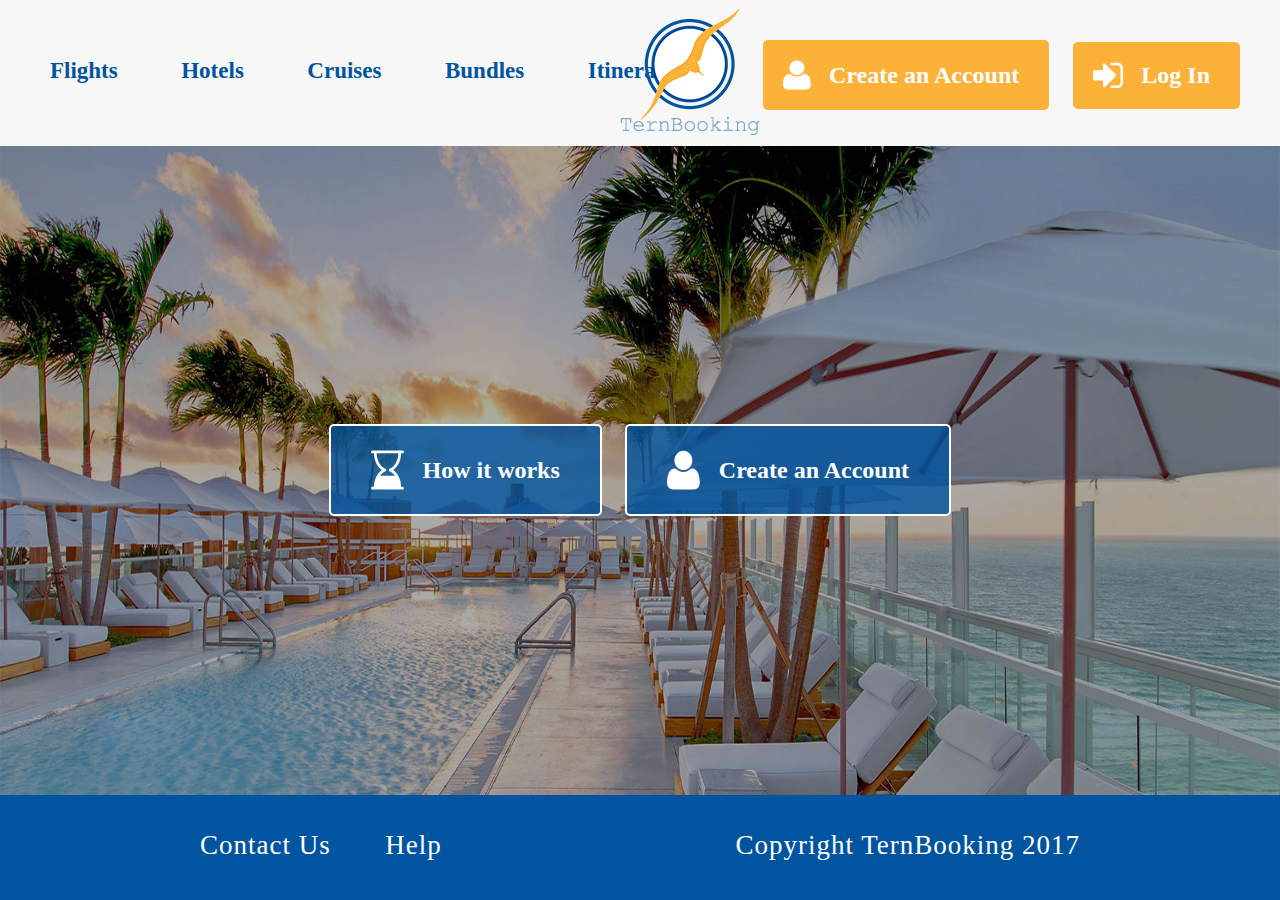
<file: index/index.html>
<!DOCTYPE html>
<html lang="en">
<head>
    <meta charset="UTF-8">
    <title>Ternbooking</title>

    <link type="text/css" rel="stylesheet" href="./style/index.css">
    <link type="text/css" rel="stylesheet" href="../common/javascript/lib/jquery-ui-1.12.1.custom/jquery-ui.min.css">
    <script type="text/javascript" src="../common/javascript/lib/jQuery/jquery-1.7.2.min.js"></script>
    <script type="text/javascript" src="../common/javascript/lib/jquery-ui-1.12.1.custom/jquery-ui.min.js"></script>
    <script type="text/javascript" src="../common/javascript/lib/jQueryValidate/jquery.validate.min.js"></script>
    <script type="text/javascript" src="../common/javascript/common.js"></script>
    <script type="text/javascript" src="./javascript/index.js"></script>
</head>
<body>
    <div id="j_header">
        <div class="nav">
            <ul>
                <li class="has-float-panel" user-data-type="flights">
                    <span>Flights</span>
                    <div class="float-panel flights">
                        <form id="j_flights_form" action="www.ternbooking.com/flights" method="post" autocomplete="off">
                            <div class="form-item left">
                                <label for="j_item_from">Flights from:</label>
                                <input id="j_item_from" name="from" type="text" placeholder="City or Airport" required />
                            </div><div class="form-item right">
                                <label for="j_item_to">To:</label>
                                <input id="j_item_to" name="to" type="text" placeholder="City or Airport" required />
                            </div>
                            <div class="form-item left">
                                <label for="j_item_departing">Departing:</label>
                                <input id="j_item_departing" name="departing" class="show-for-date" type="text" placeholder="Choose Date" />
                                <img src="../common/images/icon_date.png"/>
                            </div><div class="form-item right">
                                <label for="j_item_returning">Returning:</label>
                                <input id="j_item_returning" name="returning" class="show-for-date" type="text" placeholder="Choose Date" />
                                <img src="../common/images/icon_date.png"/>
                            </div>
                            <div class="form-item left">
                                <label for="j_item_flights_adult">Adult:</label>
                                <select id="j_item_flights_adult" name="flights_adult">
                                    <option value="0" selected="selected">0</option>
                                    <option value="1">1</option>
                                    <option value="2">3</option>
                                    <option value="4">4</option>
                                    <option value="5">5</option>
                                    <option value="6">6</option>
                                </select>
                            </div><div class="form-item right">
                                <label for="j_item_flights_child">Child:</label>
                                <select id="j_item_flights_child" name="flights_child">
                                    <option value="0" selected="selected">0</option>
                                    <option value="1">1</option>
                                    <option value="2">3</option>
                                    <option value="4">4</option>
                                    <option value="5">5</option>
                                    <option value="6">6</option>
                                </select>
                            </div>
                            <div class="button-container">
                                <input type="submit" value="SEARCH" />
                            </div>
                        </form>
                    </div>
                </li>
                <li class="has-float-panel" user-data-type="hotels">
                    <span>Hotels</span>
                    <div class="float-panel hotels">
                        <form id="j_hotels_form" action="www.ternbooking.com/hotels" method="post" autocomplete="off">
                            <div class="form-item line">
                                <label for="j_item_hotel">City, Hotel or Area:</label>
                                <input id="j_item_hotel" name="hotel" type="text" placeholder="City, Hotel or Area" required />
                            </div>
                            <div class="form-item left">
                                <label for="j_item_check_in">Check-in:</label>
                                <input id="j_item_check_in" name="check_in" class="show-for-date" type="text" placeholder="Choose Date" />
                                <img src="../common/images/icon_date.png"/>
                            </div><div class="form-item right">
                                <label for="j_item_check_out">check-out:</label>
                                <input id="j_item_check_out" name="check_out" class="show-for-date" type="text" placeholder="Choose Date" />
                                <img src="../common/images/icon_date.png"/>
                            </div>
                            <div class="form-item left">
                                <label for="j_item_hotel_adult">Adult:</label>
                                <select id="j_item_hotel_adult" name="hotel_adult">
                                    <option value="0" selected="selected">0</option>
                                    <option value="1">1</option>
                                    <option value="2">3</option>
                                    <option value="4">4</option>
                                    <option value="5">5</option>
                                    <option value="6">6</option>
                                </select>
                            </div><div class="form-item right">
                                <label for="j_item_hotel_child">Child:</label>
                                <select id="j_item_hotel_child" name="hotel_child">
                                    <option value="0" selected="selected">0</option>
                                    <option value="1">1</option>
                                    <option value="2">3</option>
                                    <option value="4">4</option>
                                    <option value="5">5</option>
                                    <option value="6">6</option>
                                </select>
                            </div>
                            <div class="form-item left">
                                <label for="j_item_room">Room:</label>
                                <select id="j_item_room" name="room">
                                    <option value="0" selected="selected">0</option>
                                    <option value="1">1</option>
                                    <option value="2">3</option>
                                    <option value="4">4</option>
                                    <option value="5">5</option>
                                    <option value="6">6</option>
                                </select>
                            </div><div class="form-item right">
                                <label for="j_item_add_room">Add Room:</label>
                                <select id="j_item_add_room" name="add_room">
                                    <option value="0" selected="selected">0</option>
                                    <option value="1">1</option>
                                    <option value="2">3</option>
                                    <option value="4">4</option>
                                    <option value="5">5</option>
                                    <option value="6">6</option>
                                </select>
                            </div>
                            <div class="button-container">
                                <input type="submit" value="SEARCH" />
                            </div>
                        </form>
                    </div>
                </li>
                <li class="to-jump-link" href="/cruises" target="_blank">
                    <span>Cruises</span>
                </li>
                <li class="to-jump-link" href="/bundles" target="_blank">
                    <span>Bundles</span>
                </li>
                <li class="to-jump-link" href="/itinerary" target="_self">
                    <span>Itinerary</span>
                </li>
            </ul>
        </div>
        <img src="../common/images/logo.png" class="logo" />
        <div class="login">
            <a id="j_register" href="#">
                <img src="../common/images/icon_user.png" />
                <span>Create an Account</span>
            </a>
            <a id="j_login" class="has-float-panel" href="javascript: void( 0 )" user-data-type="login">
                <img src="../common/images/icon_login.png" />
                <span>Log In</span>
                <div class="float-panel login">
                    <form id="j_login_form" action="www.ternbooking.com/liAPI" method="post" autocomplete="off">
                        <div class="form-item line">
                            <label for="j_item_username">Email</label>
                            <input id="j_item_username" name="Email" type="text" placeholder="Type your Email" required />
                        </div>
                        <div class="form-item line">
                            <label for="j_item_password">Password</label>
                            <input id="j_item_password" name="passwd" type="text" placeholder="Type your password" required />
                        </div>
                        <div class="button-container">
                            <input type="submit" value="SIGN IN" />
                        </div>
                    </form>
                </div>
            </a>
        </div>
    </div>
    <div id="j_content">
        <a id="j_help" href="#">
            <img src="../common/images/icon_how.png" />
            <span>How it works</span>
        </a>
        <a id="j_register_large" href="#">
            <img src="../common/images/icon_user.png" />
            <span>Create an Account</span>
        </a>
    </div>
    <div id="j_footer">
        <p class="left">
            <a href="#" target="_blank">Contact Us</a>
            <a href="#" target="_blank">Help</a>
        </p>
        <p class="right">
            <span>Copyright TernBooking 2017</span>
        </p>
    </div>
</body>
</html>
</file>
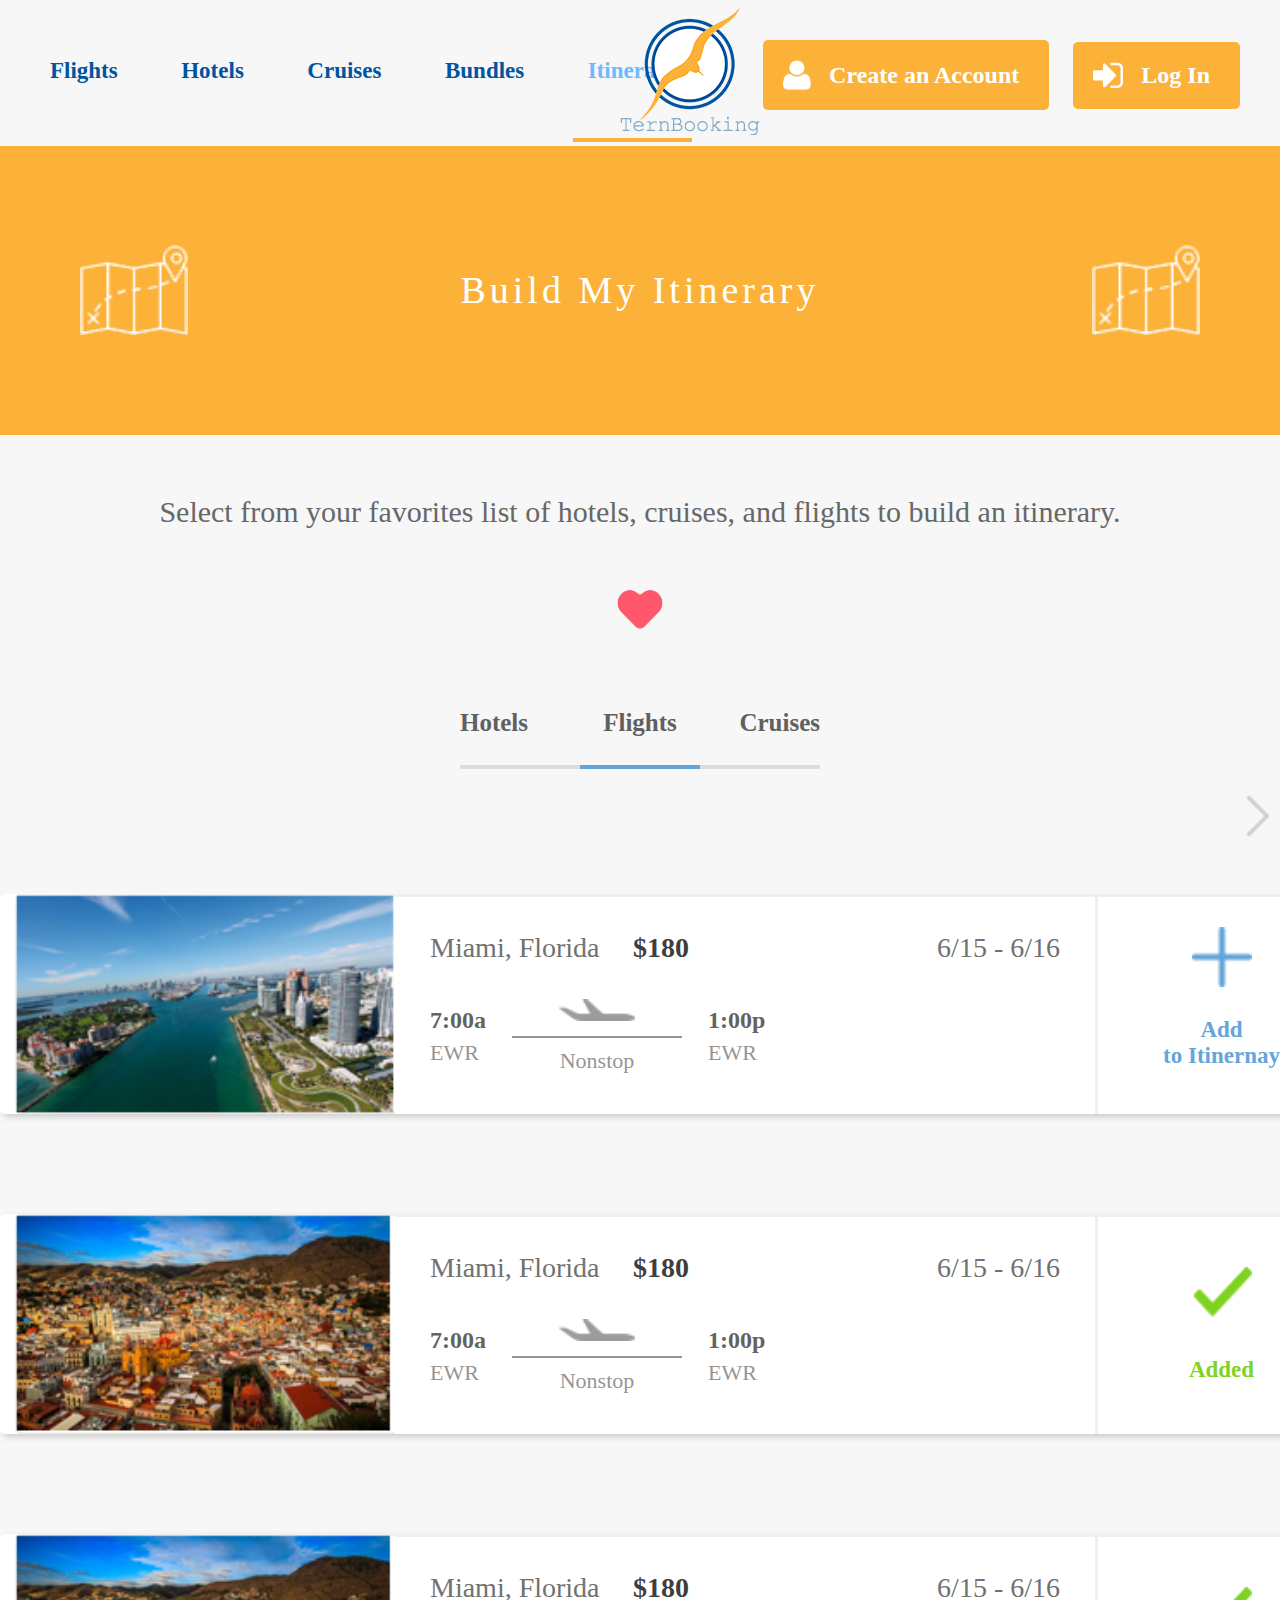
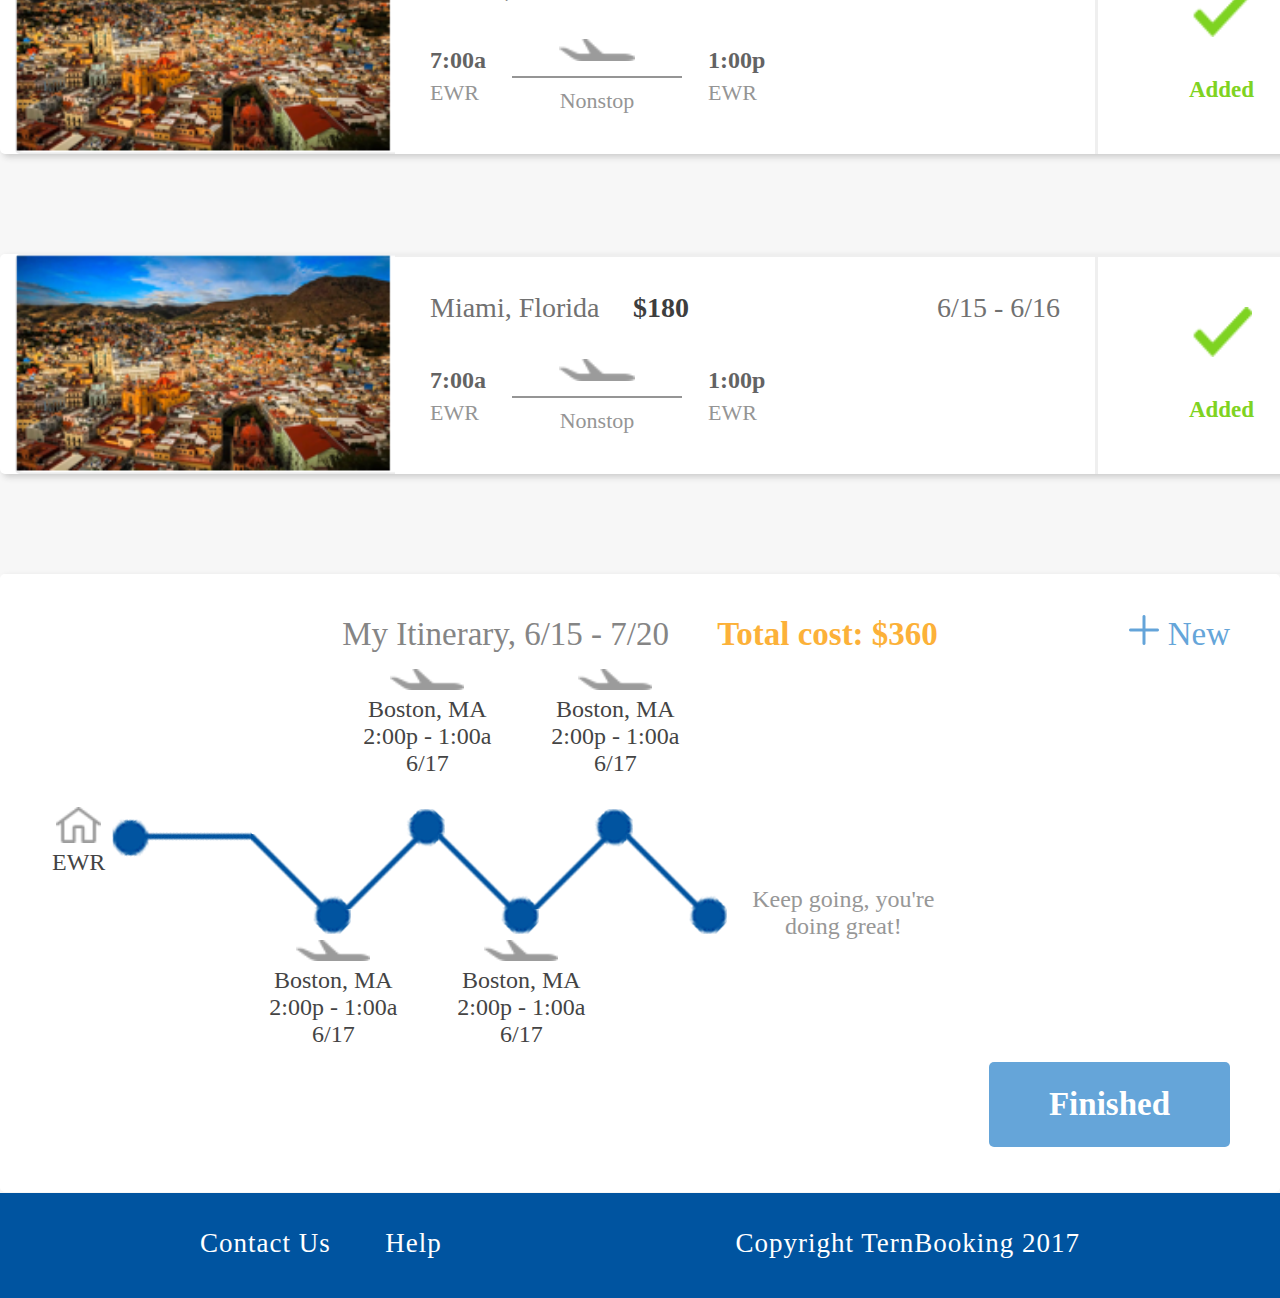
<file: itinerary/index.html>
<!DOCTYPE html>
<html lang="en">
<head>
    <meta charset="UTF-8">
    <title>Ternbooking</title>

    <link type="text/css" rel="stylesheet" href="./style/index.css">
    <link type="text/css" rel="stylesheet" href="../common/javascript/lib/jquery-ui-1.12.1.custom/jquery-ui.min.css">
    <script type="text/javascript" src="../common/javascript/lib/jQuery/jquery-1.7.2.min.js"></script>
    <script type="text/javascript" src="../common/javascript/lib/jquery-ui-1.12.1.custom/jquery-ui.min.js"></script>
    <script type="text/javascript" src="../common/javascript/lib/jQueryValidate/jquery.validate.min.js"></script>
    <script type="text/javascript" src="../common/javascript/common.js"></script>
    <script type="text/javascript" src="./javascript/index.js"></script>
</head>
<body>
    <div id="j_header">
        <div class="nav">
            <ul>
                <li class="has-float-panel" user-data-type="flights">
                    <span>Flights</span>
                    <div class="float-panel flights">
                        <form id="j_flights_form" action="www.ternbooking.com/flights" method="post" autocomplete="off">
                            <div class="form-item left">
                                <label for="j_item_from">Flights from:</label>
                                <input id="j_item_from" name="from" type="text" placeholder="City or Airport" required />
                            </div><div class="form-item right">
                                <label for="j_item_to">To:</label>
                                <input id="j_item_to" name="to" type="text" placeholder="City or Airport" required />
                            </div>
                            <div class="form-item left">
                                <label for="j_item_departing">Departing:</label>
                                <input id="j_item_departing" name="departing" class="show-for-date" type="text" placeholder="Choose Date" />
                                <img src="../common/images/icon_date.png"/>
                            </div><div class="form-item right">
                                <label for="j_item_returning">Returning:</label>
                                <input id="j_item_returning" name="returning" class="show-for-date" type="text" placeholder="Choose Date" />
                                <img src="../common/images/icon_date.png"/>
                            </div>
                            <div class="form-item left">
                                <label for="j_item_flights_adult">Adult:</label>
                                <select id="j_item_flights_adult" name="flights_adult">
                                    <option value="0" selected="selected">0</option>
                                    <option value="1">1</option>
                                    <option value="2">3</option>
                                    <option value="4">4</option>
                                    <option value="5">5</option>
                                    <option value="6">6</option>
                                </select>
                            </div><div class="form-item right">
                                <label for="j_item_flights_child">Child:</label>
                                <select id="j_item_flights_child" name="flights_child">
                                    <option value="0" selected="selected">0</option>
                                    <option value="1">1</option>
                                    <option value="2">3</option>
                                    <option value="4">4</option>
                                    <option value="5">5</option>
                                    <option value="6">6</option>
                                </select>
                            </div>
                            <div class="button-container">
                                <input type="submit" value="SEARCH" />
                            </div>
                        </form>
                    </div>
                </li>
                <li class="has-float-panel" user-data-type="hotels">
                    <span>Hotels</span>
                    <div class="float-panel hotels">
                        <form id="j_hotels_form" action="www.ternbooking.com/hotels" method="post" autocomplete="off">
                            <div class="form-item line">
                                <label for="j_item_hotel">City, Hotel or Area:</label>
                                <input id="j_item_hotel" name="hotel" type="text" placeholder="City, Hotel or Area" required />
                            </div>
                            <div class="form-item left">
                                <label for="j_item_check_in">Check-in:</label>
                                <input id="j_item_check_in" name="check_in" class="show-for-date" type="text" placeholder="Choose Date" />
                                <img src="../common/images/icon_date.png"/>
                            </div><div class="form-item right">
                                <label for="j_item_check_out">check-out:</label>
                                <input id="j_item_check_out" name="check_out" class="show-for-date" type="text" placeholder="Choose Date" />
                                <img src="../common/images/icon_date.png"/>
                            </div>
                            <div class="form-item left">
                                <label for="j_item_hotel_adult">Adult:</label>
                                <select id="j_item_hotel_adult" name="hotel_adult">
                                    <option value="0" selected="selected">0</option>
                                    <option value="1">1</option>
                                    <option value="2">3</option>
                                    <option value="4">4</option>
                                    <option value="5">5</option>
                                    <option value="6">6</option>
                                </select>
                            </div><div class="form-item right">
                                <label for="j_item_hotel_child">Child:</label>
                                <select id="j_item_hotel_child" name="hotel_child">
                                    <option value="0" selected="selected">0</option>
                                    <option value="1">1</option>
                                    <option value="2">3</option>
                                    <option value="4">4</option>
                                    <option value="5">5</option>
                                    <option value="6">6</option>
                                </select>
                            </div>
                            <div class="form-item left">
                                <label for="j_item_room">Room:</label>
                                <select id="j_item_room" name="room">
                                    <option value="0" selected="selected">0</option>
                                    <option value="1">1</option>
                                    <option value="2">3</option>
                                    <option value="4">4</option>
                                    <option value="5">5</option>
                                    <option value="6">6</option>
                                </select>
                            </div><div class="form-item right">
                                <label for="j_item_add_room">Add Room:</label>
                                <select id="j_item_add_room" name="add_room">
                                    <option value="0" selected="selected">0</option>
                                    <option value="1">1</option>
                                    <option value="2">3</option>
                                    <option value="4">4</option>
                                    <option value="5">5</option>
                                    <option value="6">6</option>
                                </select>
                            </div>
                            <div class="button-container">
                                <input type="submit" value="SEARCH" />
                            </div>
                        </form>
                    </div>
                </li>
                <li class="to-jump-link" href="/cruises" target="_blank">
                    <span>Cruises</span>
                </li>
                <li class="to-jump-link" href="/bundles" target="_blank">
                    <span>Bundles</span>
                </li>
                <li class="to-jump-link current" href="/itinerary" target="_self">
                    <span>Itinerary</span>
                </li>
            </ul>
        </div>
        <img src="../common/images/logo.png" class="logo" />
        <div class="login">
            <a id="j_register" href="#">
                <img src="../common/images/icon_user.png" />
                <span>Create an Account</span>
            </a>
            <a id="j_login" class="has-float-panel" href="javascript: void( 0 )" user-data-type="login">
                <img src="../common/images/icon_login.png" />
                <span>Log In</span>
                <div class="float-panel login">
                    <form id="j_login_form" action="www.ternbooking.com/liAPI" method="post" autocomplete="off">
                        <div class="form-item line">
                            <label for="j_item_username">Email</label>
                            <input id="j_item_username" name="Email" type="text" placeholder="Type your Email" required />
                        </div>
                        <div class="form-item line">
                            <label for="j_item_password">Password</label>
                            <input id="j_item_password" name="passwd" type="text" placeholder="Type your password" required />
                        </div>
                        <div class="button-container">
                            <input type="submit" value="SIGN IN" />
                        </div>
                    </form>
                </div>
            </a>
        </div>
    </div>
    <div id="j_content">
        <form id="j_hidden_query_form" action="" method="post">
            <input id="j_hidden_panel" name="panel" type="hidden" value="flights" />

            <input id="j_hidden_page_size" name="pageSize" type="hidden" value="4" />
        </form>
        <div class="build-tip-container">
            <img class="left-img" src="./images/icon_map.png" />
            <span>Build My Itinerary</span>
            <img class="right-img" src="./images/icon_map.png" />
        </div>
        <div class="data-list-outer-container">
            <p class="tip">Select from your favorites list of hotels, cruises, and flights to build an itinerary.</p>
            <img class="tip-img" src="../common/images/icon_heart_red.png" />
            <div class="tabs-panel-container">
                <ul class="tabs-nav">
                    <li class="tab-hotels">Hotels</li><li class="tab-flights">Flights</li><li class="tab-cruises">Cruises</li>
                </ul>
                <div class="page-container">
                    <i class="prev"></i>
                    <i class="next"></i>
                </div>
                <ol class="panel-container">
                    <li class="for-hotels panel">
                        <ul>
                            <!-- each hotels list begin -->
                            <li>
                                <img class="show-image" src="./images/hotel_03.png" /><div class="center-info">
                                    <p>
                                        <span>Miami, Florida</span>
                                        <b>$180</b>
                                        <span class="for-date-span">6/15 - 6/16</span>
                                    </p>
                                    <div class="">
                                        <div class="left">
                                            <b>7:00a</b>
                                            <span>EWR</span>
                                        </div>
                                        <div class="center">
                                            <i class="icon-hotels"></i>
                                            <div class="like-hr"></div>
                                            <span>Nonstop</span>
                                        </div>
                                        <div class="right">
                                            <b>1:00p</b>
                                            <span>EWR</span>
                                        </div>
                                    </div>
                                </div><a class="add" href="#" target="_blank">
                                    <i></i>
                                    <span>Add<br />to Itinernay</span>
                                </a>
                            </li>
                            <!-- each hotels list end -->
                            <li>
                                <img class="show-image" src="./images/hotel_04.png" /><div class="center-info">
                                <p>
                                    <span>Miami, Florida</span>
                                    <b>$180</b>
                                    <span class="for-date-span">6/15 - 6/16</span>
                                </p>
                                <div class="">
                                    <div class="left">
                                        <b>7:00a</b>
                                        <span>EWR</span>
                                    </div>
                                    <div class="center">
                                        <i class="icon-hotels"></i>
                                        <div class="like-hr"></div>
                                        <span>Nonstop</span>
                                    </div>
                                    <div class="right">
                                        <b>1:00p</b>
                                        <span>EWR</span>
                                    </div>
                                </div>
                                </div><a class="added">
                                    <i></i>
                                    <span>Added</span>
                                </a>
                            </li>
                        </ul>
                    </li>
                    <li class="for-flights panel">
                        <ul>
                            <!-- each flights list begin -->
                            <li>
                                <img class="show-image" src="./images/img_01.png" /><div class="center-info">
                                <p>
                                    <span>Miami, Florida</span>
                                    <b>$180</b>
                                    <span class="for-date-span">6/15 - 6/16</span>
                                </p>
                                <div class="">
                                    <div class="left">
                                        <b>7:00a</b>
                                        <span>EWR</span>
                                    </div>
                                    <div class="center">
                                        <i class="icon-plane"></i>
                                        <div class="like-hr"></div>
                                        <span>Nonstop</span>
                                    </div>
                                    <div class="right">
                                        <b>1:00p</b>
                                        <span>EWR</span>
                                    </div>
                                </div>
                            </div><a class="add" href="#" target="_blank">
                                <i></i>
                                <span>Add<br />to Itinernay</span>
                            </a>
                            </li>
                            <!-- each flights list end -->
                            <li>
                                <img class="show-image" src="./images/img_02.png" /><div class="center-info">
                                <p>
                                    <span>Miami, Florida</span>
                                    <b>$180</b>
                                    <span class="for-date-span">6/15 - 6/16</span>
                                </p>
                                <div class="">
                                    <div class="left">
                                        <b>7:00a</b>
                                        <span>EWR</span>
                                    </div>
                                    <div class="center">
                                        <i class="icon-plane"></i>
                                        <div class="like-hr"></div>
                                        <span>Nonstop</span>
                                    </div>
                                    <div class="right">
                                        <b>1:00p</b>
                                        <span>EWR</span>
                                    </div>
                                </div>
                                </div><a class="added">
                                    <i></i>
                                    <span>Added</span>
                                </a>
                            </li>
                            <li>
                                <img class="show-image" src="./images/img_02.png" /><div class="center-info">
                                <p>
                                    <span>Miami, Florida</span>
                                    <b>$180</b>
                                    <span class="for-date-span">6/15 - 6/16</span>
                                </p>
                                <div class="">
                                    <div class="left">
                                        <b>7:00a</b>
                                        <span>EWR</span>
                                    </div>
                                    <div class="center">
                                        <i class="icon-plane"></i>
                                        <div class="like-hr"></div>
                                        <span>Nonstop</span>
                                    </div>
                                    <div class="right">
                                        <b>1:00p</b>
                                        <span>EWR</span>
                                    </div>
                                </div>
                                </div><a class="added">
                                    <i></i>
                                    <span>Added</span>
                                </a>
                            </li>
                            <li>
                                <img class="show-image" src="./images/img_02.png" /><div class="center-info">
                                <p>
                                    <span>Miami, Florida</span>
                                    <b>$180</b>
                                    <span class="for-date-span">6/15 - 6/16</span>
                                </p>
                                <div class="">
                                    <div class="left">
                                        <b>7:00a</b>
                                        <span>EWR</span>
                                    </div>
                                    <div class="center">
                                        <i class="icon-plane"></i>
                                        <div class="like-hr"></div>
                                        <span>Nonstop</span>
                                    </div>
                                    <div class="right">
                                        <b>1:00p</b>
                                        <span>EWR</span>
                                    </div>
                                </div>
                                </div><a class="added">
                                    <i></i>
                                    <span>Added</span>
                                </a>
                            </li>
                            <li>
                                <img class="show-image" src="./images/img_02.png" /><div class="center-info">
                                <p>
                                    <span>Miami, Florida</span>
                                    <b>$180</b>
                                    <span class="for-date-span">6/15 - 6/16</span>
                                </p>
                                <div class="">
                                    <div class="left">
                                        <b>7:00a</b>
                                        <span>EWR</span>
                                    </div>
                                    <div class="center">
                                        <i class="icon-plane"></i>
                                        <div class="like-hr"></div>
                                        <span>Nonstop</span>
                                    </div>
                                    <div class="right">
                                        <b>1:00p</b>
                                        <span>EWR</span>
                                    </div>
                                </div>
                                </div><a class="added">
                                    <i></i>
                                    <span>Added</span>
                                </a>
                            </li>
                        </ul>
                    </li>
                    <li class="for-cruises panel">
                        <ul>
                            <!-- each cruises list begin -->
                            <li>
                                <img class="show-image" src="./images/hotel_01.png" /><div class="center-info">
                                <p>
                                    <span>Miami, Florida</span>
                                    <b>$180</b>
                                    <span class="for-date-span">6/15 - 6/16</span>
                                </p>
                                <div class="">
                                    <div class="left">
                                        <b>7:00a</b>
                                        <span>EWR</span>
                                    </div>
                                    <div class="center">
                                        <i class="icon-hotels"></i>
                                        <div class="like-hr"></div>
                                        <span>Nonstop</span>
                                    </div>
                                    <div class="right">
                                        <b>1:00p</b>
                                        <span>EWR</span>
                                    </div>
                                </div>
                                </div><a class="add" href="#" target="_blank">
                                    <i></i>
                                    <span>Add<br />to Itinernay</span>
                                </a>
                            </li>
                            <!-- each cruises list end -->
                            <li>
                                <img class="show-image" src="./images/hotel_02.png" /><div class="center-info">
                                <p>
                                    <span>Miami, Florida</span>
                                    <b>$180</b>
                                    <span class="for-date-span">6/15 - 6/16</span>
                                </p>
                                <div class="">
                                    <div class="left">
                                        <b>7:00a</b>
                                        <span>EWR</span>
                                    </div>
                                    <div class="center">
                                        <i class="icon-hotels"></i>
                                        <div class="like-hr"></div>
                                        <span>Nonstop</span>
                                    </div>
                                    <div class="right">
                                        <b>1:00p</b>
                                        <span>EWR</span>
                                    </div>
                                </div>
                                </div><a class="added">
                                    <i></i>
                                    <span>Added</span>
                                </a>
                            </li>
                        </ul>
                    </li>
                </ol>
            </div>
        </div>
        <div class="new-itinerary-container">
            <div class="top-container">
                <span>My Itinerary, 6/15 - 7/20</span>
                <b>Total cost: $360</b>
                <a href="#" target="_blank">
                    <img src="../common/images/icon_add.png">
                    <span>New</span>
                </a>
            </div>
            <div class="data-show-container">
                <div class="begin">
                    <div class="left">
                        <img src="../common/images/icon_house.png" />
                        <span>EWR</span>
                    </div>
                    <div class="right">
                        <img src="./images/line_begin.png" />
                    </div>
                </div><ul class="process">
                    <li class="down" style="left: 0;">
                        <img class="line" src="./images/line_down.png" />
                        <div class="float-message-panel">
                            <img src="../common/images/icon_plane.png" />
                            <span class="title">Boston, MA</span>
                            <span class="time">2:00p - 1:00a</span>
                            <span class="data">6/17</span>
                        </div>
                    </li><li class="up" style="left: -6px;">
                        <img class="line" src="./images/line_up.png" />
                        <div class="float-message-panel">
                            <img src="../common/images/icon_plane.png" />
                            <span class="title">Boston, MA</span>
                            <span class="time">2:00p - 1:00a</span>
                            <span class="data">6/17</span>
                        </div>
                    </li><li class="down" style="left: -12px;">
                        <img class="line" src="./images/line_down.png" />
                        <div class="float-message-panel">
                            <img src="../common/images/icon_plane.png" />
                            <span class="title">Boston, MA</span>
                            <span class="time">2:00p - 1:00a</span>
                            <span class="data">6/17</span>
                        </div>
                    </li><li class="up" style="left: -18px;">
                        <img class="line" src="./images/line_up.png" />
                        <div class="float-message-panel">
                            <img src="../common/images/icon_plane.png" />
                            <span class="title">Boston, MA</span>
                            <span class="time">2:00p - 1:00a</span>
                            <span class="data">6/17</span>
                        </div>
                    </li>
                </ul><div class="end down" style="left: -24px;">
                    <img src="./images/line_down.png" />
                    <span>Keep going, you're doing great!</span>
                </div>
            </div>
            <div class="bottom-container">
                <a href="#" >Finished</a>
            </div>
        </div>
    </div>
    <div id="j_footer">
        <p class="left">
            <a href="#" target="_blank">Contact Us</a>
            <a href="#" target="_blank">Help</a>
        </p>
        <p class="right">
            <span>Copyright TernBooking 2017</span>
        </p>
    </div>
</body>
</html>
</file>
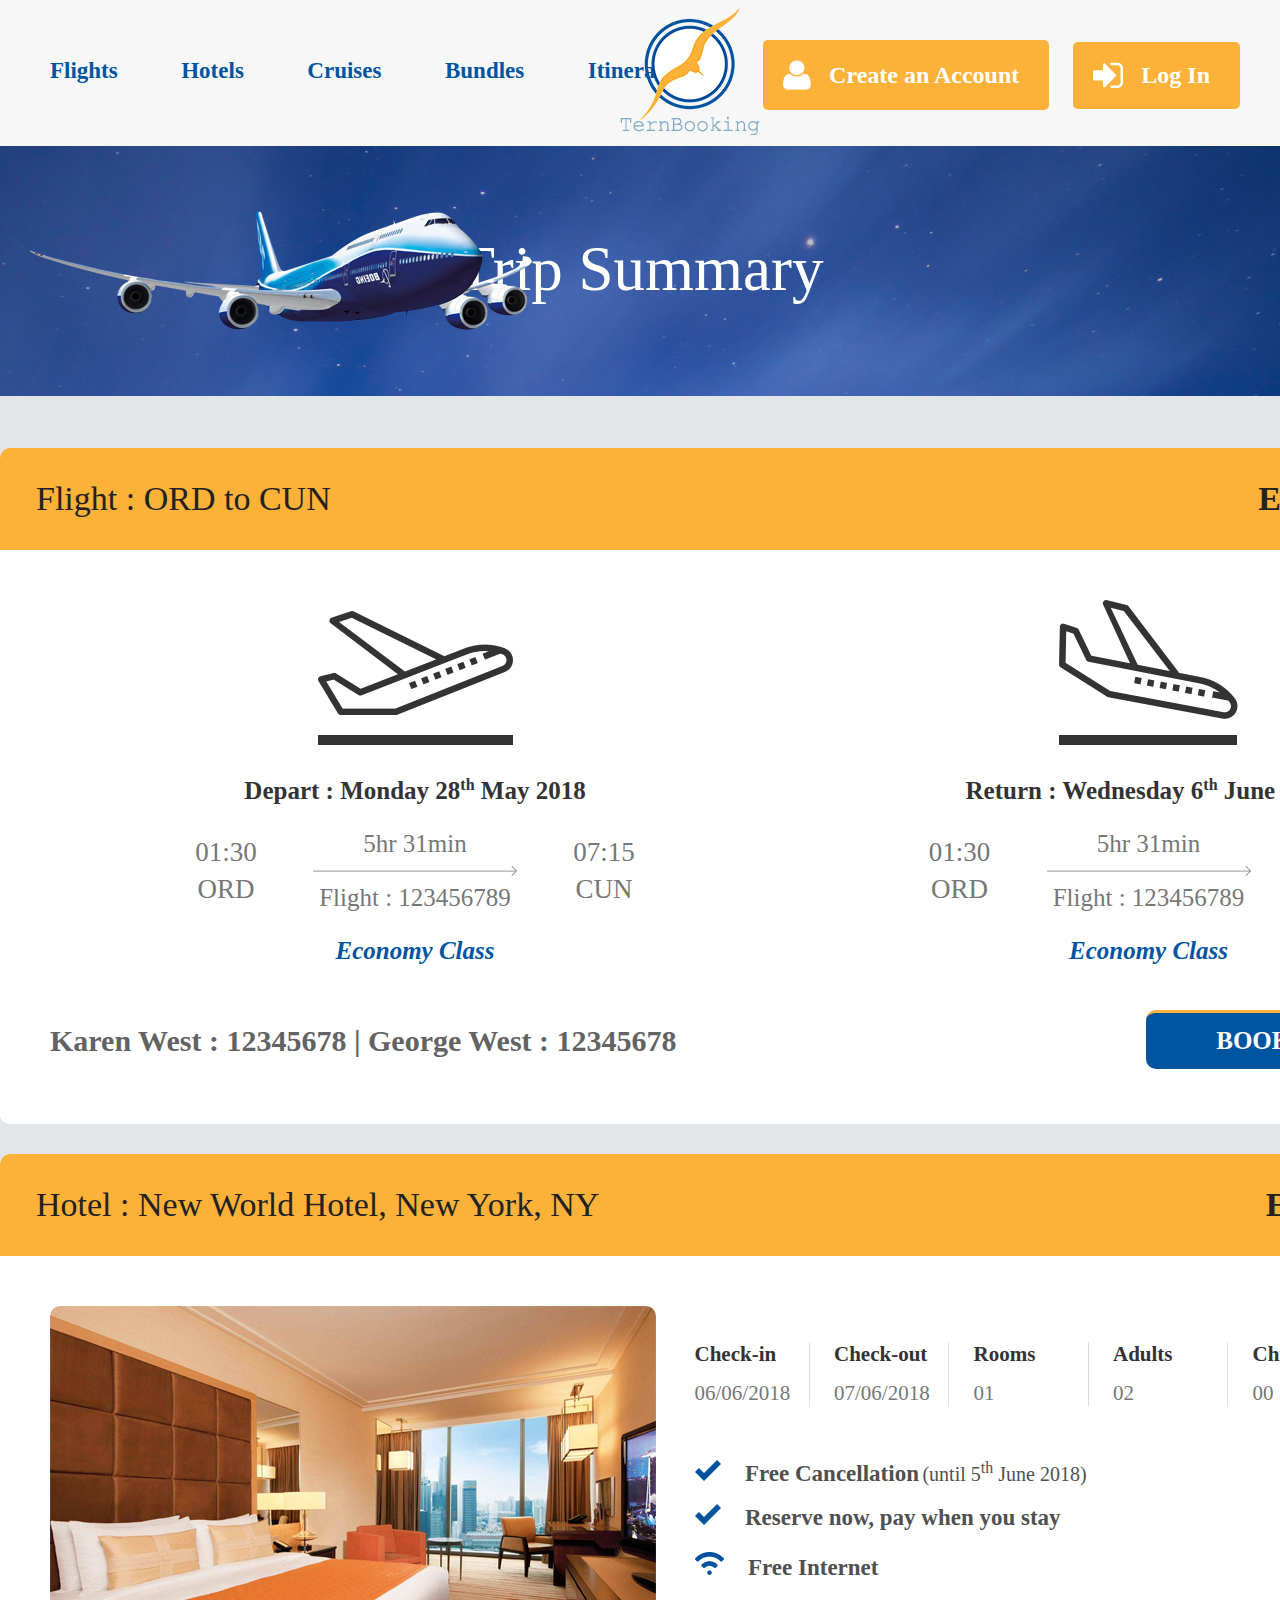
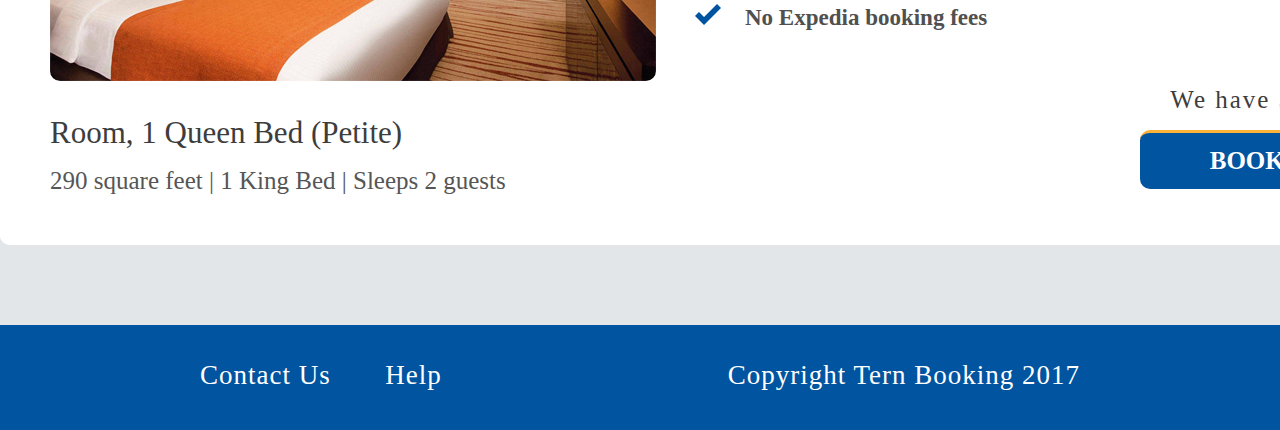
<file: summary/index.html>
<!DOCTYPE html>
<html lang="en">
<head>
    <meta charset="UTF-8">
    <title>Ternbooking</title>

    <link type="text/css" rel="stylesheet" href="./style/index.css">
    <link type="text/css" rel="stylesheet" href="../common/javascript/lib/jquery-ui-1.12.1.custom/jquery-ui.min.css">
    <script type="text/javascript" src="../common/javascript/lib/jQuery/jquery-1.7.2.min.js"></script>
    <script type="text/javascript" src="../common/javascript/lib/jquery-ui-1.12.1.custom/jquery-ui.min.js"></script>
    <script type="text/javascript" src="../common/javascript/lib/jQueryValidate/jquery.validate.min.js"></script>
    <script type="text/javascript" src="../common/javascript/common.js"></script>
    <script type="text/javascript" src="./javascript/index.js"></script>
</head>
<body>
    <div id="j_header">
        <div class="nav">
            <ul>
                <li class="has-float-panel" user-data-type="flights">
                    <span>Flights</span>
                    <div class="float-panel flights">
                        <form id="j_flights_form" action="www.ternbooking.com/flights" method="post" autocomplete="off">
                            <div class="form-item left">
                                <label for="j_item_from">Flights from:</label>
                                <input id="j_item_from" name="from" type="text" placeholder="City or Airport" required />
                            </div><div class="form-item right">
                                <label for="j_item_to">To:</label>
                                <input id="j_item_to" name="to" type="text" placeholder="City or Airport" required />
                            </div>
                            <div class="form-item left">
                                <label for="j_item_departing">Departing:</label>
                                <input id="j_item_departing" name="departing" class="show-for-date" type="text" placeholder="Choose Date" />
                                <img src="../common/images/icon_date.png"/>
                            </div><div class="form-item right">
                                <label for="j_item_returning">Returning:</label>
                                <input id="j_item_returning" name="returning" class="show-for-date" type="text" placeholder="Choose Date" />
                                <img src="../common/images/icon_date.png"/>
                            </div>
                            <div class="form-item left">
                                <label for="j_item_flights_adult">Adult:</label>
                                <select id="j_item_flights_adult" name="flights_adult">
                                    <option value="0" selected="selected">0</option>
                                    <option value="1">1</option>
                                    <option value="2">3</option>
                                    <option value="4">4</option>
                                    <option value="5">5</option>
                                    <option value="6">6</option>
                                </select>
                            </div><div class="form-item right">
                                <label for="j_item_flights_child">Child:</label>
                                <select id="j_item_flights_child" name="flights_child">
                                    <option value="0" selected="selected">0</option>
                                    <option value="1">1</option>
                                    <option value="2">3</option>
                                    <option value="4">4</option>
                                    <option value="5">5</option>
                                    <option value="6">6</option>
                                </select>
                            </div>
                            <div class="button-container">
                                <input type="submit" value="SEARCH" />
                            </div>
                        </form>
                    </div>
                </li>
                <li class="has-float-panel" user-data-type="hotels">
                    <span>Hotels</span>
                    <div class="float-panel hotels">
                        <form id="j_hotels_form" action="www.ternbooking.com/hotels" method="post" autocomplete="off">
                            <div class="form-item line">
                                <label for="j_item_hotel">City, Hotel or Area:</label>
                                <input id="j_item_hotel" name="hotel" type="text" placeholder="City, Hotel or Area" required />
                            </div>
                            <div class="form-item left">
                                <label for="j_item_check_in">Check-in:</label>
                                <input id="j_item_check_in" name="check_in" class="show-for-date" type="text" placeholder="Choose Date" />
                                <img src="../common/images/icon_date.png"/>
                            </div><div class="form-item right">
                                <label for="j_item_check_out">check-out:</label>
                                <input id="j_item_check_out" name="check_out" class="show-for-date" type="text" placeholder="Choose Date" />
                                <img src="../common/images/icon_date.png"/>
                            </div>
                            <div class="form-item left">
                                <label for="j_item_hotel_adult">Adult:</label>
                                <select id="j_item_hotel_adult" name="hotel_adult">
                                    <option value="0" selected="selected">0</option>
                                    <option value="1">1</option>
                                    <option value="2">3</option>
                                    <option value="4">4</option>
                                    <option value="5">5</option>
                                    <option value="6">6</option>
                                </select>
                            </div><div class="form-item right">
                                <label for="j_item_hotel_child">Child:</label>
                                <select id="j_item_hotel_child" name="hotel_child">
                                    <option value="0" selected="selected">0</option>
                                    <option value="1">1</option>
                                    <option value="2">3</option>
                                    <option value="4">4</option>
                                    <option value="5">5</option>
                                    <option value="6">6</option>
                                </select>
                            </div>
                            <div class="form-item left">
                                <label for="j_item_room">Room:</label>
                                <select id="j_item_room" name="room">
                                    <option value="0" selected="selected">0</option>
                                    <option value="1">1</option>
                                    <option value="2">3</option>
                                    <option value="4">4</option>
                                    <option value="5">5</option>
                                    <option value="6">6</option>
                                </select>
                            </div><div class="form-item right">
                                <label for="j_item_add_room">Add Room:</label>
                                <select id="j_item_add_room" name="add_room">
                                    <option value="0" selected="selected">0</option>
                                    <option value="1">1</option>
                                    <option value="2">3</option>
                                    <option value="4">4</option>
                                    <option value="5">5</option>
                                    <option value="6">6</option>
                                </select>
                            </div>
                            <div class="button-container">
                                <input type="submit" value="SEARCH" />
                            </div>
                        </form>
                    </div>
                </li>
                <li class="to-jump-link" href="/cruises" target="_blank">
                    <span>Cruises</span>
                </li>
                <li class="to-jump-link" href="/bundles" target="_blank">
                    <span>Bundles</span>
                </li>
                <li class="to-jump-link" href="/itinerary" target="_self">
                    <span>Itinerary</span>
                </li>
            </ul>
        </div>
        <img src="../common/images/logo.png" class="logo" />
        <div class="login">
            <a id="j_register" href="#">
                <img src="../common/images/icon_user.png" />
                <span>Create an Account</span>
            </a>
            <a id="j_login" class="has-float-panel" href="javascript: void( 0 )" user-data-type="login">
                <img src="../common/images/icon_login.png" />
                <span>Log In</span>
                <div class="float-panel login">
                    <form id="j_login_form" action="www.ternbooking.com/liAPI" method="post" autocomplete="off">
                        <div class="form-item line">
                            <label for="j_item_username">Email</label>
                            <input id="j_item_username" name="Email" type="text" placeholder="Type your Email" required />
                        </div>
                        <div class="form-item line">
                            <label for="j_item_password">Password</label>
                            <input id="j_item_password" name="passwd" type="text" placeholder="Type your password" required />
                        </div>
                        <div class="button-container">
                            <input type="submit" value="SIGN IN" />
                        </div>
                    </form>
                </div>
            </a>
        </div>
    </div>
    <div id="j_content">
        <form id="j_hidden_query_form" action="" method="post">
            <input id="j_hidden_price" name="price" type="hidden" value="[ 499, 799, 1199, 3000 ]" />
        </form>
        <div class="banner-container">
            <img src="./images/img_plane.png" />
            <span>Trip Summary</span>
        </div>
        <div class="info-container flight">
            <div class="title-container">
                <span>Flight : ORD to CUN</span>
                <a href="#" target="_blank">Edit Flight</a>
            </div>
            <div class="content-container">
                <div class="content-left">
                    <img src="./images/take_off.png" />
                    <p class="date">Depart : Monday 28<sup>th</sup> May 2018</p>
                    <div class="detail-container">
                        <div class="left">
                            <p>01:30</p>
                            <p>ORD</p>
                        </div>
                        <div class="center">
                            <span>5hr 31min</span>
                            <img src="../common/images/long-arrow-right.png" />
                            <span>Flight : 123456789</span>
                        </div>
                        <div class="right">
                            <p>07:15</p>
                            <p>CUN</p>
                        </div>
                    </div>
                    <div class="economy">
                        Economy Class
                    </div>
                </div>
                <div class="content-right">
                    <img src="./images/landing.png" />
                    <p class="date">Return : Wednesday 6<sup>th</sup> June 2018</p>
                    <div class="detail-container">
                        <div class="left">
                            <p>01:30</p>
                            <p>ORD</p>
                        </div>
                        <div class="center">
                            <span>5hr 31min</span>
                            <img src="../common/images/long-arrow-right.png" />
                            <span>Flight : 123456789</span>
                        </div>
                        <div class="right">
                            <p>07:15</p>
                            <p>CUN</p>
                        </div>
                    </div>
                    <div class="economy">
                        Economy Class
                    </div>
                </div>
                <div class="content-bottom">
                    <b>Karen West : 12345678 | George West : 12345678</b>
                    <a href="#" target="_blank">BOOK NOW</a>
                </div>
            </div>
        </div>
        <div class="info-container hotel">
            <div class="title-container">
                <span>Hotel : New World Hotel, New York, NY</span>
                <a href="#" target="_blank">Edit Hotel</a>
            </div>
            <div class="content-container">
                <div class="room-container">
                    <img class="room-pic" src="./images/home_pic.png" />
                    <p>Room, 1 Queen Bed (Petite)</p>
                    <span>290 square feet | 1 King Bed | Sleeps 2 guests</span>
                </div>
                <div class="info-right-container">
                    <ul>
                        <li>
                            <b>Check-in</b>
                            <span>06/06/2018</span>
                        </li>
                        <li>
                            <b>Check-out</b>
                            <span>07/06/2018</span>
                        </li>
                        <li>
                            <b>Rooms</b>
                            <span>01</span>
                        </li>
                        <li>
                            <b>Adults</b>
                            <span>02</span>
                        </li>
                        <li class="last">
                            <b>Children</b>
                            <span>00</span>
                        </li>
                    </ul>
                    <ol>
                        <li>
                            <img src="./images/tick.png" />
                            <b>Free Cancellation</b>
                            <span>(until 5<sup>th</sup> June 2018)</span>
                        </li>
                        <li>
                            <img src="./images/tick.png" />
                            <b>Reserve now, pay when you stay</b>
                        </li>
                        <li>
                            <img src="./images/wifi.png" />
                            <b>Free Internet</b>
                        </li>
                        <li>
                            <img src="./images/tick.png" />
                            <b>No Expedia booking fees</b>
                        </li>
                    </ol>
                    <div class="button-container">
                        <p>We have 3 rooms left</p>
                        <a href="#" target="_blank">BOOK NOW</a>
                    </div>
                </div>
            </div>
        </div>
    </div>
    <div id="j_footer">
        <p class="left">
            <a href="#" target="_blank">Contact Us</a>
            <a href="#" target="_blank">Help</a>
        </p>
        <p class="right">
            <span>Copyright Tern Booking 2017</span>
        </p>
    </div>
</body>
</html>
</file>
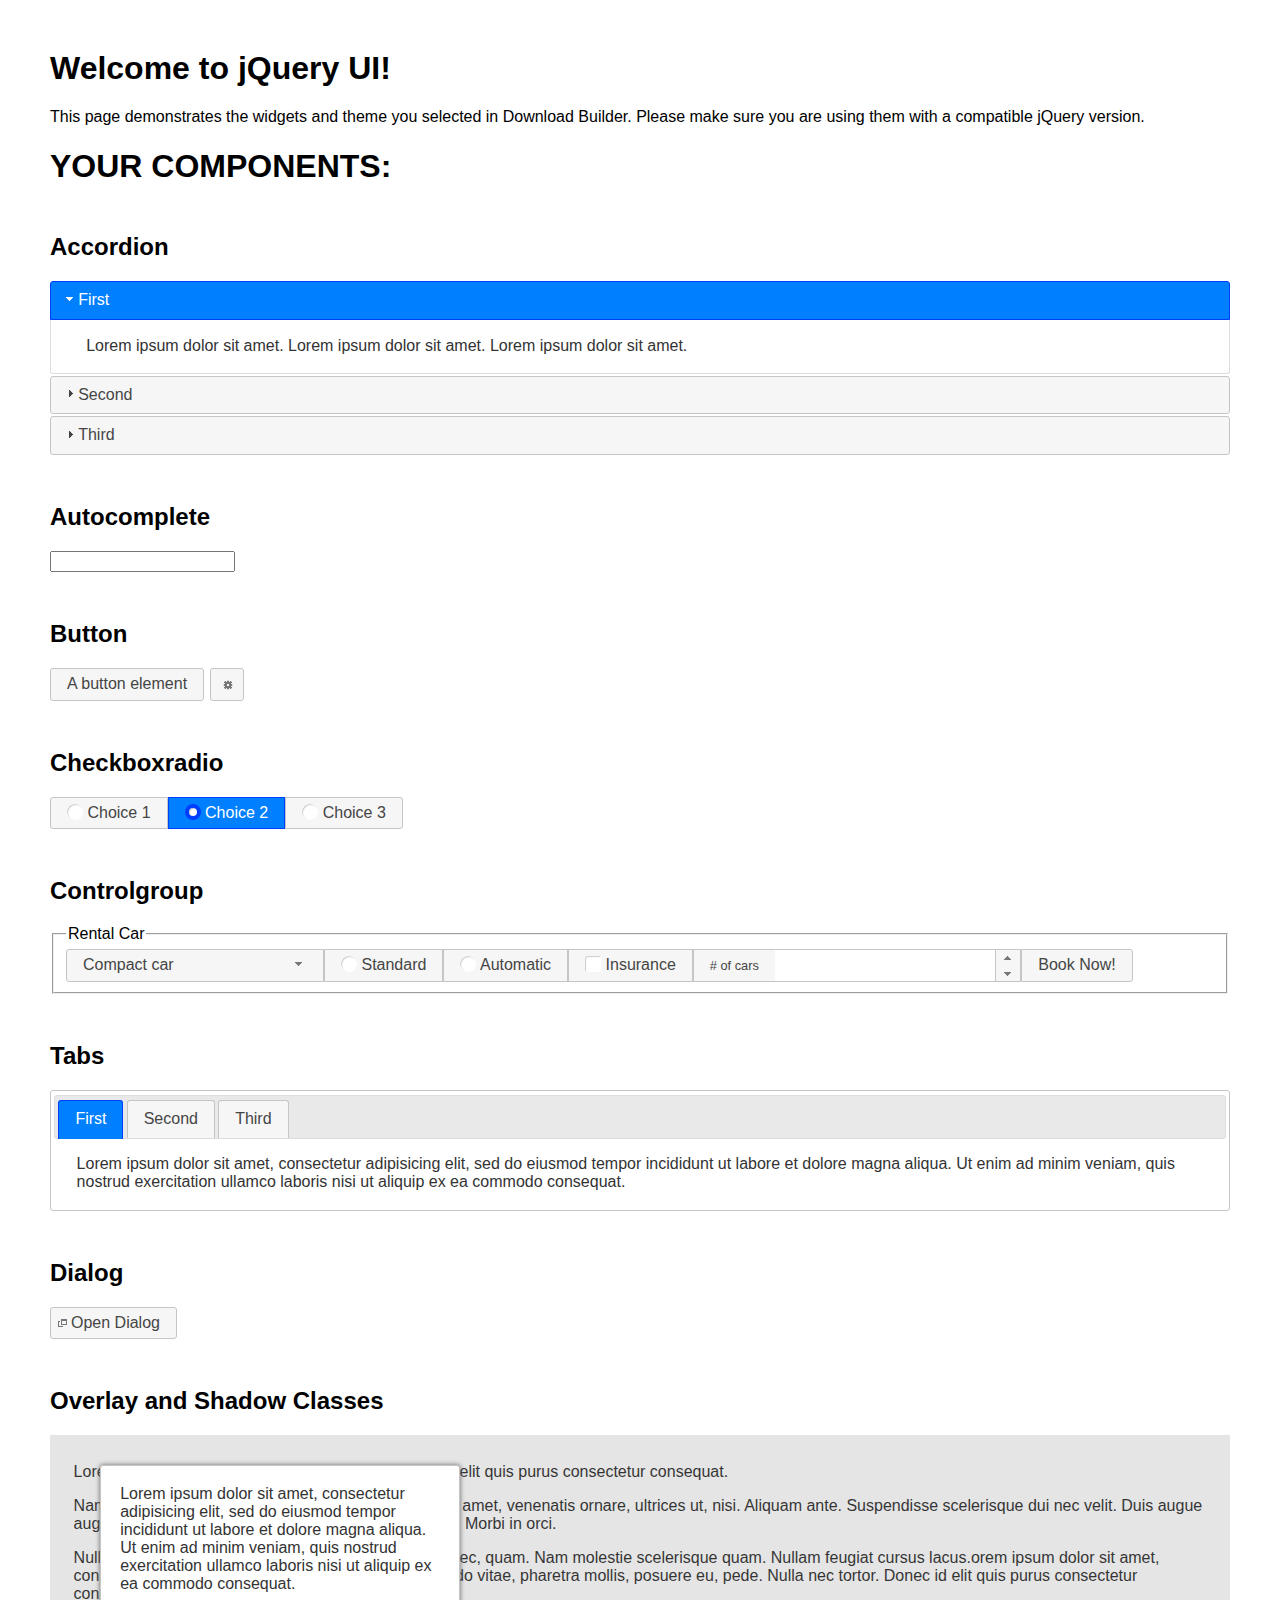
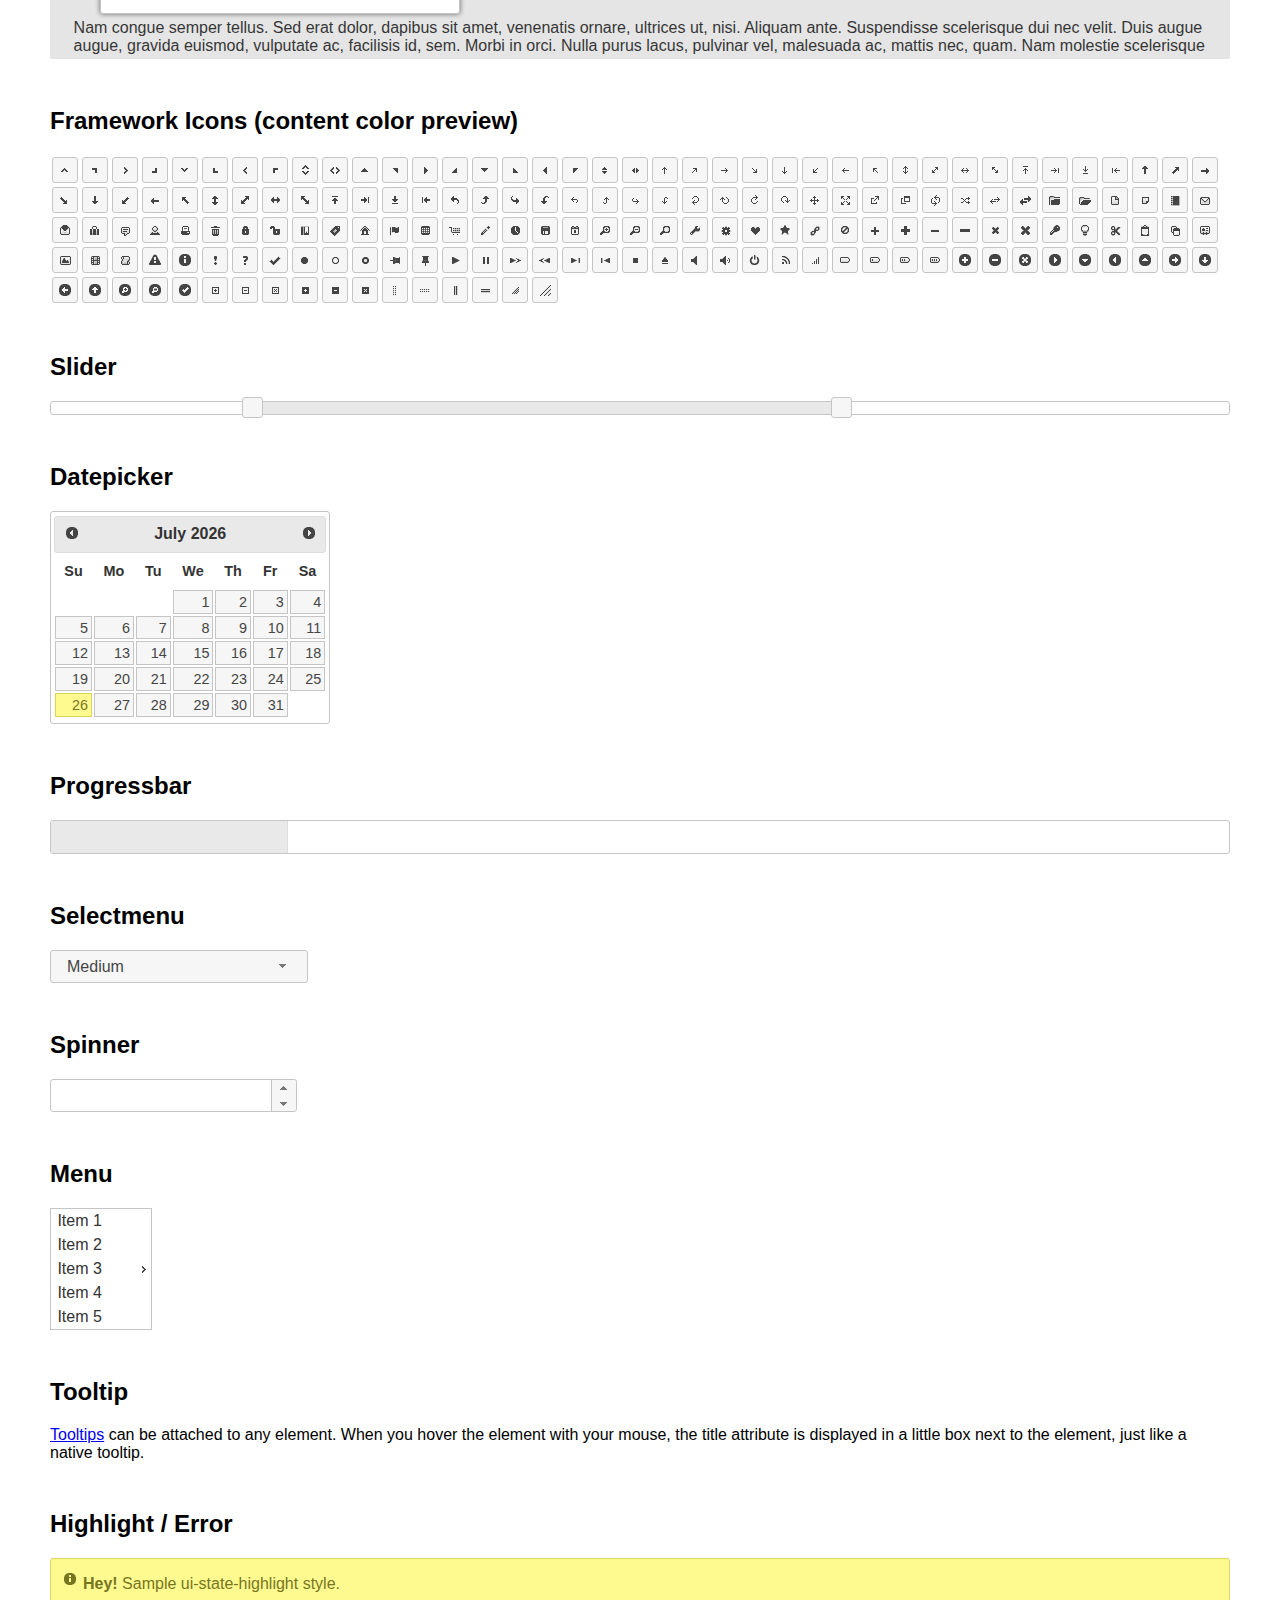
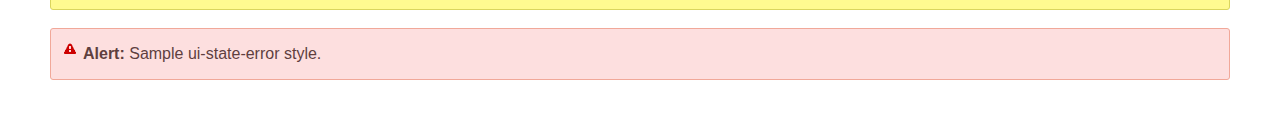
<file: common/javascript/lib/jquery-ui-1.12.1.custom/index.html>
<!doctype html>
<html lang="us">
<head>
	<meta charset="utf-8">
	<title>jQuery UI Example Page</title>
	<link href="jquery-ui.css" rel="stylesheet">
	<style>
	body{
		font-family: "Trebuchet MS", sans-serif;
		margin: 50px;
	}
	.demoHeaders {
		margin-top: 2em;
	}
	#dialog-link {
		padding: .4em 1em .4em 20px;
		text-decoration: none;
		position: relative;
	}
	#dialog-link span.ui-icon {
		margin: 0 5px 0 0;
		position: absolute;
		left: .2em;
		top: 50%;
		margin-top: -8px;
	}
	#icons {
		margin: 0;
		padding: 0;
	}
	#icons li {
		margin: 2px;
		position: relative;
		padding: 4px 0;
		cursor: pointer;
		float: left;
		list-style: none;
	}
	#icons span.ui-icon {
		float: left;
		margin: 0 4px;
	}
	.fakewindowcontain .ui-widget-overlay {
		position: absolute;
	}
	select {
		width: 200px;
	}
	</style>
</head>
<body>

<h1>Welcome to jQuery UI!</h1>

<div class="ui-widget">
	<p>This page demonstrates the widgets and theme you selected in Download Builder. Please make sure you are using them with a compatible jQuery version.</p>
</div>

<h1>YOUR COMPONENTS:</h1>


<!-- Accordion -->
<h2 class="demoHeaders">Accordion</h2>
<div id="accordion">
	<h3>First</h3>
	<div>Lorem ipsum dolor sit amet. Lorem ipsum dolor sit amet. Lorem ipsum dolor sit amet.</div>
	<h3>Second</h3>
	<div>Phasellus mattis tincidunt nibh.</div>
	<h3>Third</h3>
	<div>Nam dui erat, auctor a, dignissim quis.</div>
</div>



<!-- Autocomplete -->
<h2 class="demoHeaders">Autocomplete</h2>
<div>
	<input id="autocomplete" title="type &quot;a&quot;">
</div>



<!-- Button -->
<h2 class="demoHeaders">Button</h2>
<button id="button">A button element</button>
<button id="button-icon">An icon-only button</button>



<!-- Checkboxradio -->
<h2 class="demoHeaders">Checkboxradio</h2>
<form style="margin-top: 1em;">
	<div id="radioset">
		<input type="radio" id="radio1" name="radio"><label for="radio1">Choice 1</label>
		<input type="radio" id="radio2" name="radio" checked="checked"><label for="radio2">Choice 2</label>
		<input type="radio" id="radio3" name="radio"><label for="radio3">Choice 3</label>
	</div>
</form>



<!-- Controlgroup -->
<h2 class="demoHeaders">Controlgroup</h2>
<fieldset>
	<legend>Rental Car</legend>
	<div id="controlgroup">
		<select id="car-type">
			<option>Compact car</option>
			<option>Midsize car</option>
			<option>Full size car</option>
			<option>SUV</option>
			<option>Luxury</option>
			<option>Truck</option>
			<option>Van</option>
		</select>
		<label for="transmission-standard">Standard</label>
		<input type="radio" name="transmission" id="transmission-standard">
		<label for="transmission-automatic">Automatic</label>
		<input type="radio" name="transmission" id="transmission-automatic">
		<label for="insurance">Insurance</label>
		<input type="checkbox" name="insurance" id="insurance">
		<label for="horizontal-spinner" class="ui-controlgroup-label"># of cars</label>
		<input id="horizontal-spinner" class="ui-spinner-input">
		<button>Book Now!</button>
	</div>
</fieldset>



<!-- Tabs -->
<h2 class="demoHeaders">Tabs</h2>
<div id="tabs">
	<ul>
		<li><a href="#tabs-1">First</a></li>
		<li><a href="#tabs-2">Second</a></li>
		<li><a href="#tabs-3">Third</a></li>
	</ul>
	<div id="tabs-1">Lorem ipsum dolor sit amet, consectetur adipisicing elit, sed do eiusmod tempor incididunt ut labore et dolore magna aliqua. Ut enim ad minim veniam, quis nostrud exercitation ullamco laboris nisi ut aliquip ex ea commodo consequat.</div>
	<div id="tabs-2">Phasellus mattis tincidunt nibh. Cras orci urna, blandit id, pretium vel, aliquet ornare, felis. Maecenas scelerisque sem non nisl. Fusce sed lorem in enim dictum bibendum.</div>
	<div id="tabs-3">Nam dui erat, auctor a, dignissim quis, sollicitudin eu, felis. Pellentesque nisi urna, interdum eget, sagittis et, consequat vestibulum, lacus. Mauris porttitor ullamcorper augue.</div>
</div>



<h2 class="demoHeaders">Dialog</h2>
<p>
	<button id="dialog-link" class="ui-button ui-corner-all ui-widget">
		<span class="ui-icon ui-icon-newwin"></span>Open Dialog
	</button>
</p>

<h2 class="demoHeaders">Overlay and Shadow Classes</h2>
<div style="position: relative; width: 96%; height: 200px; padding:1% 2%; overflow:hidden;" class="fakewindowcontain">
	<p>Lorem ipsum dolor sit amet,  Nulla nec tortor. Donec id elit quis purus consectetur consequat. </p><p>Nam congue semper tellus. Sed erat dolor, dapibus sit amet, venenatis ornare, ultrices ut, nisi. Aliquam ante. Suspendisse scelerisque dui nec velit. Duis augue augue, gravida euismod, vulputate ac, facilisis id, sem. Morbi in orci. </p><p>Nulla purus lacus, pulvinar vel, malesuada ac, mattis nec, quam. Nam molestie scelerisque quam. Nullam feugiat cursus lacus.orem ipsum dolor sit amet, consectetur adipiscing elit. Donec libero risus, commodo vitae, pharetra mollis, posuere eu, pede. Nulla nec tortor. Donec id elit quis purus consectetur consequat. </p><p>Nam congue semper tellus. Sed erat dolor, dapibus sit amet, venenatis ornare, ultrices ut, nisi. Aliquam ante. Suspendisse scelerisque dui nec velit. Duis augue augue, gravida euismod, vulputate ac, facilisis id, sem. Morbi in orci. Nulla purus lacus, pulvinar vel, malesuada ac, mattis nec, quam. Nam molestie scelerisque quam. </p><p>Nullam feugiat cursus lacus.orem ipsum dolor sit amet, consectetur adipiscing elit. Donec libero risus, commodo vitae, pharetra mollis, posuere eu, pede. Nulla nec tortor. Donec id elit quis purus consectetur consequat. Nam congue semper tellus. Sed erat dolor, dapibus sit amet, venenatis ornare, ultrices ut, nisi. Aliquam ante. </p><p>Suspendisse scelerisque dui nec velit. Duis augue augue, gravida euismod, vulputate ac, facilisis id, sem. Morbi in orci. Nulla purus lacus, pulvinar vel, malesuada ac, mattis nec, quam. Nam molestie scelerisque quam. Nullam feugiat cursus lacus.orem ipsum dolor sit amet, consectetur adipiscing elit. Donec libero risus, commodo vitae, pharetra mollis, posuere eu, pede. Nulla nec tortor. Donec id elit quis purus consectetur consequat. Nam congue semper tellus. Sed erat dolor, dapibus sit amet, venenatis ornare, ultrices ut, nisi. </p>

	<!-- ui-dialog -->
	<div class="ui-widget-overlay ui-front"></div>
	<div style="position: absolute; width: 320px; left: 50px; top: 30px; padding: 1.2em" class="ui-widget ui-front ui-widget-content ui-corner-all ui-widget-shadow">
		Lorem ipsum dolor sit amet, consectetur adipisicing elit, sed do eiusmod tempor incididunt ut labore et dolore magna aliqua. Ut enim ad minim veniam, quis nostrud exercitation ullamco laboris nisi ut aliquip ex ea commodo consequat.
	</div>

</div>

<!-- ui-dialog -->
<div id="dialog" title="Dialog Title">
	<p>Lorem ipsum dolor sit amet, consectetur adipisicing elit, sed do eiusmod tempor incididunt ut labore et dolore magna aliqua. Ut enim ad minim veniam, quis nostrud exercitation ullamco laboris nisi ut aliquip ex ea commodo consequat.</p>
</div>



<h2 class="demoHeaders">Framework Icons (content color preview)</h2>
<ul id="icons" class="ui-widget ui-helper-clearfix">
	<li class="ui-state-default ui-corner-all" title=".ui-icon-caret-1-n"><span class="ui-icon ui-icon-caret-1-n"></span></li>
	<li class="ui-state-default ui-corner-all" title=".ui-icon-caret-1-ne"><span class="ui-icon ui-icon-caret-1-ne"></span></li>
	<li class="ui-state-default ui-corner-all" title=".ui-icon-caret-1-e"><span class="ui-icon ui-icon-caret-1-e"></span></li>
	<li class="ui-state-default ui-corner-all" title=".ui-icon-caret-1-se"><span class="ui-icon ui-icon-caret-1-se"></span></li>
	<li class="ui-state-default ui-corner-all" title=".ui-icon-caret-1-s"><span class="ui-icon ui-icon-caret-1-s"></span></li>
	<li class="ui-state-default ui-corner-all" title=".ui-icon-caret-1-sw"><span class="ui-icon ui-icon-caret-1-sw"></span></li>
	<li class="ui-state-default ui-corner-all" title=".ui-icon-caret-1-w"><span class="ui-icon ui-icon-caret-1-w"></span></li>
	<li class="ui-state-default ui-corner-all" title=".ui-icon-caret-1-nw"><span class="ui-icon ui-icon-caret-1-nw"></span></li>
	<li class="ui-state-default ui-corner-all" title=".ui-icon-caret-2-n-s"><span class="ui-icon ui-icon-caret-2-n-s"></span></li>
	<li class="ui-state-default ui-corner-all" title=".ui-icon-caret-2-e-w"><span class="ui-icon ui-icon-caret-2-e-w"></span></li>
	<li class="ui-state-default ui-corner-all" title=".ui-icon-triangle-1-n"><span class="ui-icon ui-icon-triangle-1-n"></span></li>
	<li class="ui-state-default ui-corner-all" title=".ui-icon-triangle-1-ne"><span class="ui-icon ui-icon-triangle-1-ne"></span></li>
	<li class="ui-state-default ui-corner-all" title=".ui-icon-triangle-1-e"><span class="ui-icon ui-icon-triangle-1-e"></span></li>
	<li class="ui-state-default ui-corner-all" title=".ui-icon-triangle-1-se"><span class="ui-icon ui-icon-triangle-1-se"></span></li>
	<li class="ui-state-default ui-corner-all" title=".ui-icon-triangle-1-s"><span class="ui-icon ui-icon-triangle-1-s"></span></li>
	<li class="ui-state-default ui-corner-all" title=".ui-icon-triangle-1-sw"><span class="ui-icon ui-icon-triangle-1-sw"></span></li>
	<li class="ui-state-default ui-corner-all" title=".ui-icon-triangle-1-w"><span class="ui-icon ui-icon-triangle-1-w"></span></li>
	<li class="ui-state-default ui-corner-all" title=".ui-icon-triangle-1-nw"><span class="ui-icon ui-icon-triangle-1-nw"></span></li>
	<li class="ui-state-default ui-corner-all" title=".ui-icon-triangle-2-n-s"><span class="ui-icon ui-icon-triangle-2-n-s"></span></li>
	<li class="ui-state-default ui-corner-all" title=".ui-icon-triangle-2-e-w"><span class="ui-icon ui-icon-triangle-2-e-w"></span></li>
	<li class="ui-state-default ui-corner-all" title=".ui-icon-arrow-1-n"><span class="ui-icon ui-icon-arrow-1-n"></span></li>
	<li class="ui-state-default ui-corner-all" title=".ui-icon-arrow-1-ne"><span class="ui-icon ui-icon-arrow-1-ne"></span></li>
	<li class="ui-state-default ui-corner-all" title=".ui-icon-arrow-1-e"><span class="ui-icon ui-icon-arrow-1-e"></span></li>
	<li class="ui-state-default ui-corner-all" title=".ui-icon-arrow-1-se"><span class="ui-icon ui-icon-arrow-1-se"></span></li>
	<li class="ui-state-default ui-corner-all" title=".ui-icon-arrow-1-s"><span class="ui-icon ui-icon-arrow-1-s"></span></li>
	<li class="ui-state-default ui-corner-all" title=".ui-icon-arrow-1-sw"><span class="ui-icon ui-icon-arrow-1-sw"></span></li>
	<li class="ui-state-default ui-corner-all" title=".ui-icon-arrow-1-w"><span class="ui-icon ui-icon-arrow-1-w"></span></li>
	<li class="ui-state-default ui-corner-all" title=".ui-icon-arrow-1-nw"><span class="ui-icon ui-icon-arrow-1-nw"></span></li>
	<li class="ui-state-default ui-corner-all" title=".ui-icon-arrow-2-n-s"><span class="ui-icon ui-icon-arrow-2-n-s"></span></li>
	<li class="ui-state-default ui-corner-all" title=".ui-icon-arrow-2-ne-sw"><span class="ui-icon ui-icon-arrow-2-ne-sw"></span></li>
	<li class="ui-state-default ui-corner-all" title=".ui-icon-arrow-2-e-w"><span class="ui-icon ui-icon-arrow-2-e-w"></span></li>
	<li class="ui-state-default ui-corner-all" title=".ui-icon-arrow-2-se-nw"><span class="ui-icon ui-icon-arrow-2-se-nw"></span></li>
	<li class="ui-state-default ui-corner-all" title=".ui-icon-arrowstop-1-n"><span class="ui-icon ui-icon-arrowstop-1-n"></span></li>
	<li class="ui-state-default ui-corner-all" title=".ui-icon-arrowstop-1-e"><span class="ui-icon ui-icon-arrowstop-1-e"></span></li>
	<li class="ui-state-default ui-corner-all" title=".ui-icon-arrowstop-1-s"><span class="ui-icon ui-icon-arrowstop-1-s"></span></li>
	<li class="ui-state-default ui-corner-all" title=".ui-icon-arrowstop-1-w"><span class="ui-icon ui-icon-arrowstop-1-w"></span></li>
	<li class="ui-state-default ui-corner-all" title=".ui-icon-arrowthick-1-n"><span class="ui-icon ui-icon-arrowthick-1-n"></span></li>
	<li class="ui-state-default ui-corner-all" title=".ui-icon-arrowthick-1-ne"><span class="ui-icon ui-icon-arrowthick-1-ne"></span></li>
	<li class="ui-state-default ui-corner-all" title=".ui-icon-arrowthick-1-e"><span class="ui-icon ui-icon-arrowthick-1-e"></span></li>
	<li class="ui-state-default ui-corner-all" title=".ui-icon-arrowthick-1-se"><span class="ui-icon ui-icon-arrowthick-1-se"></span></li>
	<li class="ui-state-default ui-corner-all" title=".ui-icon-arrowthick-1-s"><span class="ui-icon ui-icon-arrowthick-1-s"></span></li>
	<li class="ui-state-default ui-corner-all" title=".ui-icon-arrowthick-1-sw"><span class="ui-icon ui-icon-arrowthick-1-sw"></span></li>
	<li class="ui-state-default ui-corner-all" title=".ui-icon-arrowthick-1-w"><span class="ui-icon ui-icon-arrowthick-1-w"></span></li>
	<li class="ui-state-default ui-corner-all" title=".ui-icon-arrowthick-1-nw"><span class="ui-icon ui-icon-arrowthick-1-nw"></span></li>
	<li class="ui-state-default ui-corner-all" title=".ui-icon-arrowthick-2-n-s"><span class="ui-icon ui-icon-arrowthick-2-n-s"></span></li>
	<li class="ui-state-default ui-corner-all" title=".ui-icon-arrowthick-2-ne-sw"><span class="ui-icon ui-icon-arrowthick-2-ne-sw"></span></li>
	<li class="ui-state-default ui-corner-all" title=".ui-icon-arrowthick-2-e-w"><span class="ui-icon ui-icon-arrowthick-2-e-w"></span></li>
	<li class="ui-state-default ui-corner-all" title=".ui-icon-arrowthick-2-se-nw"><span class="ui-icon ui-icon-arrowthick-2-se-nw"></span></li>
	<li class="ui-state-default ui-corner-all" title=".ui-icon-arrowthickstop-1-n"><span class="ui-icon ui-icon-arrowthickstop-1-n"></span></li>
	<li class="ui-state-default ui-corner-all" title=".ui-icon-arrowthickstop-1-e"><span class="ui-icon ui-icon-arrowthickstop-1-e"></span></li>
	<li class="ui-state-default ui-corner-all" title=".ui-icon-arrowthickstop-1-s"><span class="ui-icon ui-icon-arrowthickstop-1-s"></span></li>
	<li class="ui-state-default ui-corner-all" title=".ui-icon-arrowthickstop-1-w"><span class="ui-icon ui-icon-arrowthickstop-1-w"></span></li>
	<li class="ui-state-default ui-corner-all" title=".ui-icon-arrowreturnthick-1-w"><span class="ui-icon ui-icon-arrowreturnthick-1-w"></span></li>
	<li class="ui-state-default ui-corner-all" title=".ui-icon-arrowreturnthick-1-n"><span class="ui-icon ui-icon-arrowreturnthick-1-n"></span></li>
	<li class="ui-state-default ui-corner-all" title=".ui-icon-arrowreturnthick-1-e"><span class="ui-icon ui-icon-arrowreturnthick-1-e"></span></li>
	<li class="ui-state-default ui-corner-all" title=".ui-icon-arrowreturnthick-1-s"><span class="ui-icon ui-icon-arrowreturnthick-1-s"></span></li>
	<li class="ui-state-default ui-corner-all" title=".ui-icon-arrowreturn-1-w"><span class="ui-icon ui-icon-arrowreturn-1-w"></span></li>
	<li class="ui-state-default ui-corner-all" title=".ui-icon-arrowreturn-1-n"><span class="ui-icon ui-icon-arrowreturn-1-n"></span></li>
	<li class="ui-state-default ui-corner-all" title=".ui-icon-arrowreturn-1-e"><span class="ui-icon ui-icon-arrowreturn-1-e"></span></li>
	<li class="ui-state-default ui-corner-all" title=".ui-icon-arrowreturn-1-s"><span class="ui-icon ui-icon-arrowreturn-1-s"></span></li>
	<li class="ui-state-default ui-corner-all" title=".ui-icon-arrowrefresh-1-w"><span class="ui-icon ui-icon-arrowrefresh-1-w"></span></li>
	<li class="ui-state-default ui-corner-all" title=".ui-icon-arrowrefresh-1-n"><span class="ui-icon ui-icon-arrowrefresh-1-n"></span></li>
	<li class="ui-state-default ui-corner-all" title=".ui-icon-arrowrefresh-1-e"><span class="ui-icon ui-icon-arrowrefresh-1-e"></span></li>
	<li class="ui-state-default ui-corner-all" title=".ui-icon-arrowrefresh-1-s"><span class="ui-icon ui-icon-arrowrefresh-1-s"></span></li>
	<li class="ui-state-default ui-corner-all" title=".ui-icon-arrow-4"><span class="ui-icon ui-icon-arrow-4"></span></li>
	<li class="ui-state-default ui-corner-all" title=".ui-icon-arrow-4-diag"><span class="ui-icon ui-icon-arrow-4-diag"></span></li>
	<li class="ui-state-default ui-corner-all" title=".ui-icon-extlink"><span class="ui-icon ui-icon-extlink"></span></li>
	<li class="ui-state-default ui-corner-all" title=".ui-icon-newwin"><span class="ui-icon ui-icon-newwin"></span></li>
	<li class="ui-state-default ui-corner-all" title=".ui-icon-refresh"><span class="ui-icon ui-icon-refresh"></span></li>
	<li class="ui-state-default ui-corner-all" title=".ui-icon-shuffle"><span class="ui-icon ui-icon-shuffle"></span></li>
	<li class="ui-state-default ui-corner-all" title=".ui-icon-transfer-e-w"><span class="ui-icon ui-icon-transfer-e-w"></span></li>
	<li class="ui-state-default ui-corner-all" title=".ui-icon-transferthick-e-w"><span class="ui-icon ui-icon-transferthick-e-w"></span></li>
	<li class="ui-state-default ui-corner-all" title=".ui-icon-folder-collapsed"><span class="ui-icon ui-icon-folder-collapsed"></span></li>
	<li class="ui-state-default ui-corner-all" title=".ui-icon-folder-open"><span class="ui-icon ui-icon-folder-open"></span></li>
	<li class="ui-state-default ui-corner-all" title=".ui-icon-document"><span class="ui-icon ui-icon-document"></span></li>
	<li class="ui-state-default ui-corner-all" title=".ui-icon-document-b"><span class="ui-icon ui-icon-document-b"></span></li>
	<li class="ui-state-default ui-corner-all" title=".ui-icon-note"><span class="ui-icon ui-icon-note"></span></li>
	<li class="ui-state-default ui-corner-all" title=".ui-icon-mail-closed"><span class="ui-icon ui-icon-mail-closed"></span></li>
	<li class="ui-state-default ui-corner-all" title=".ui-icon-mail-open"><span class="ui-icon ui-icon-mail-open"></span></li>
	<li class="ui-state-default ui-corner-all" title=".ui-icon-suitcase"><span class="ui-icon ui-icon-suitcase"></span></li>
	<li class="ui-state-default ui-corner-all" title=".ui-icon-comment"><span class="ui-icon ui-icon-comment"></span></li>
	<li class="ui-state-default ui-corner-all" title=".ui-icon-person"><span class="ui-icon ui-icon-person"></span></li>
	<li class="ui-state-default ui-corner-all" title=".ui-icon-print"><span class="ui-icon ui-icon-print"></span></li>
	<li class="ui-state-default ui-corner-all" title=".ui-icon-trash"><span class="ui-icon ui-icon-trash"></span></li>
	<li class="ui-state-default ui-corner-all" title=".ui-icon-locked"><span class="ui-icon ui-icon-locked"></span></li>
	<li class="ui-state-default ui-corner-all" title=".ui-icon-unlocked"><span class="ui-icon ui-icon-unlocked"></span></li>
	<li class="ui-state-default ui-corner-all" title=".ui-icon-bookmark"><span class="ui-icon ui-icon-bookmark"></span></li>
	<li class="ui-state-default ui-corner-all" title=".ui-icon-tag"><span class="ui-icon ui-icon-tag"></span></li>
	<li class="ui-state-default ui-corner-all" title=".ui-icon-home"><span class="ui-icon ui-icon-home"></span></li>
	<li class="ui-state-default ui-corner-all" title=".ui-icon-flag"><span class="ui-icon ui-icon-flag"></span></li>
	<li class="ui-state-default ui-corner-all" title=".ui-icon-calculator"><span class="ui-icon ui-icon-calculator"></span></li>
	<li class="ui-state-default ui-corner-all" title=".ui-icon-cart"><span class="ui-icon ui-icon-cart"></span></li>
	<li class="ui-state-default ui-corner-all" title=".ui-icon-pencil"><span class="ui-icon ui-icon-pencil"></span></li>
	<li class="ui-state-default ui-corner-all" title=".ui-icon-clock"><span class="ui-icon ui-icon-clock"></span></li>
	<li class="ui-state-default ui-corner-all" title=".ui-icon-disk"><span class="ui-icon ui-icon-disk"></span></li>
	<li class="ui-state-default ui-corner-all" title=".ui-icon-calendar"><span class="ui-icon ui-icon-calendar"></span></li>
	<li class="ui-state-default ui-corner-all" title=".ui-icon-zoomin"><span class="ui-icon ui-icon-zoomin"></span></li>
	<li class="ui-state-default ui-corner-all" title=".ui-icon-zoomout"><span class="ui-icon ui-icon-zoomout"></span></li>
	<li class="ui-state-default ui-corner-all" title=".ui-icon-search"><span class="ui-icon ui-icon-search"></span></li>
	<li class="ui-state-default ui-corner-all" title=".ui-icon-wrench"><span class="ui-icon ui-icon-wrench"></span></li>
	<li class="ui-state-default ui-corner-all" title=".ui-icon-gear"><span class="ui-icon ui-icon-gear"></span></li>
	<li class="ui-state-default ui-corner-all" title=".ui-icon-heart"><span class="ui-icon ui-icon-heart"></span></li>
	<li class="ui-state-default ui-corner-all" title=".ui-icon-star"><span class="ui-icon ui-icon-star"></span></li>
	<li class="ui-state-default ui-corner-all" title=".ui-icon-link"><span class="ui-icon ui-icon-link"></span></li>
	<li class="ui-state-default ui-corner-all" title=".ui-icon-cancel"><span class="ui-icon ui-icon-cancel"></span></li>
	<li class="ui-state-default ui-corner-all" title=".ui-icon-plus"><span class="ui-icon ui-icon-plus"></span></li>
	<li class="ui-state-default ui-corner-all" title=".ui-icon-plusthick"><span class="ui-icon ui-icon-plusthick"></span></li>
	<li class="ui-state-default ui-corner-all" title=".ui-icon-minus"><span class="ui-icon ui-icon-minus"></span></li>
	<li class="ui-state-default ui-corner-all" title=".ui-icon-minusthick"><span class="ui-icon ui-icon-minusthick"></span></li>
	<li class="ui-state-default ui-corner-all" title=".ui-icon-close"><span class="ui-icon ui-icon-close"></span></li>
	<li class="ui-state-default ui-corner-all" title=".ui-icon-closethick"><span class="ui-icon ui-icon-closethick"></span></li>
	<li class="ui-state-default ui-corner-all" title=".ui-icon-key"><span class="ui-icon ui-icon-key"></span></li>
	<li class="ui-state-default ui-corner-all" title=".ui-icon-lightbulb"><span class="ui-icon ui-icon-lightbulb"></span></li>
	<li class="ui-state-default ui-corner-all" title=".ui-icon-scissors"><span class="ui-icon ui-icon-scissors"></span></li>
	<li class="ui-state-default ui-corner-all" title=".ui-icon-clipboard"><span class="ui-icon ui-icon-clipboard"></span></li>
	<li class="ui-state-default ui-corner-all" title=".ui-icon-copy"><span class="ui-icon ui-icon-copy"></span></li>
	<li class="ui-state-default ui-corner-all" title=".ui-icon-contact"><span class="ui-icon ui-icon-contact"></span></li>
	<li class="ui-state-default ui-corner-all" title=".ui-icon-image"><span class="ui-icon ui-icon-image"></span></li>
	<li class="ui-state-default ui-corner-all" title=".ui-icon-video"><span class="ui-icon ui-icon-video"></span></li>
	<li class="ui-state-default ui-corner-all" title=".ui-icon-script"><span class="ui-icon ui-icon-script"></span></li>
	<li class="ui-state-default ui-corner-all" title=".ui-icon-alert"><span class="ui-icon ui-icon-alert"></span></li>
	<li class="ui-state-default ui-corner-all" title=".ui-icon-info"><span class="ui-icon ui-icon-info"></span></li>
	<li class="ui-state-default ui-corner-all" title=".ui-icon-notice"><span class="ui-icon ui-icon-notice"></span></li>
	<li class="ui-state-default ui-corner-all" title=".ui-icon-help"><span class="ui-icon ui-icon-help"></span></li>
	<li class="ui-state-default ui-corner-all" title=".ui-icon-check"><span class="ui-icon ui-icon-check"></span></li>
	<li class="ui-state-default ui-corner-all" title=".ui-icon-bullet"><span class="ui-icon ui-icon-bullet"></span></li>
	<li class="ui-state-default ui-corner-all" title=".ui-icon-radio-off"><span class="ui-icon ui-icon-radio-off"></span></li>
	<li class="ui-state-default ui-corner-all" title=".ui-icon-radio-on"><span class="ui-icon ui-icon-radio-on"></span></li>
	<li class="ui-state-default ui-corner-all" title=".ui-icon-pin-w"><span class="ui-icon ui-icon-pin-w"></span></li>
	<li class="ui-state-default ui-corner-all" title=".ui-icon-pin-s"><span class="ui-icon ui-icon-pin-s"></span></li>
	<li class="ui-state-default ui-corner-all" title=".ui-icon-play"><span class="ui-icon ui-icon-play"></span></li>
	<li class="ui-state-default ui-corner-all" title=".ui-icon-pause"><span class="ui-icon ui-icon-pause"></span></li>
	<li class="ui-state-default ui-corner-all" title=".ui-icon-seek-next"><span class="ui-icon ui-icon-seek-next"></span></li>
	<li class="ui-state-default ui-corner-all" title=".ui-icon-seek-prev"><span class="ui-icon ui-icon-seek-prev"></span></li>
	<li class="ui-state-default ui-corner-all" title=".ui-icon-seek-end"><span class="ui-icon ui-icon-seek-end"></span></li>
	<li class="ui-state-default ui-corner-all" title=".ui-icon-seek-first"><span class="ui-icon ui-icon-seek-first"></span></li>
	<li class="ui-state-default ui-corner-all" title=".ui-icon-stop"><span class="ui-icon ui-icon-stop"></span></li>
	<li class="ui-state-default ui-corner-all" title=".ui-icon-eject"><span class="ui-icon ui-icon-eject"></span></li>
	<li class="ui-state-default ui-corner-all" title=".ui-icon-volume-off"><span class="ui-icon ui-icon-volume-off"></span></li>
	<li class="ui-state-default ui-corner-all" title=".ui-icon-volume-on"><span class="ui-icon ui-icon-volume-on"></span></li>
	<li class="ui-state-default ui-corner-all" title=".ui-icon-power"><span class="ui-icon ui-icon-power"></span></li>
	<li class="ui-state-default ui-corner-all" title=".ui-icon-signal-diag"><span class="ui-icon ui-icon-signal-diag"></span></li>
	<li class="ui-state-default ui-corner-all" title=".ui-icon-signal"><span class="ui-icon ui-icon-signal"></span></li>
	<li class="ui-state-default ui-corner-all" title=".ui-icon-battery-0"><span class="ui-icon ui-icon-battery-0"></span></li>
	<li class="ui-state-default ui-corner-all" title=".ui-icon-battery-1"><span class="ui-icon ui-icon-battery-1"></span></li>
	<li class="ui-state-default ui-corner-all" title=".ui-icon-battery-2"><span class="ui-icon ui-icon-battery-2"></span></li>
	<li class="ui-state-default ui-corner-all" title=".ui-icon-battery-3"><span class="ui-icon ui-icon-battery-3"></span></li>
	<li class="ui-state-default ui-corner-all" title=".ui-icon-circle-plus"><span class="ui-icon ui-icon-circle-plus"></span></li>
	<li class="ui-state-default ui-corner-all" title=".ui-icon-circle-minus"><span class="ui-icon ui-icon-circle-minus"></span></li>
	<li class="ui-state-default ui-corner-all" title=".ui-icon-circle-close"><span class="ui-icon ui-icon-circle-close"></span></li>
	<li class="ui-state-default ui-corner-all" title=".ui-icon-circle-triangle-e"><span class="ui-icon ui-icon-circle-triangle-e"></span></li>
	<li class="ui-state-default ui-corner-all" title=".ui-icon-circle-triangle-s"><span class="ui-icon ui-icon-circle-triangle-s"></span></li>
	<li class="ui-state-default ui-corner-all" title=".ui-icon-circle-triangle-w"><span class="ui-icon ui-icon-circle-triangle-w"></span></li>
	<li class="ui-state-default ui-corner-all" title=".ui-icon-circle-triangle-n"><span class="ui-icon ui-icon-circle-triangle-n"></span></li>
	<li class="ui-state-default ui-corner-all" title=".ui-icon-circle-arrow-e"><span class="ui-icon ui-icon-circle-arrow-e"></span></li>
	<li class="ui-state-default ui-corner-all" title=".ui-icon-circle-arrow-s"><span class="ui-icon ui-icon-circle-arrow-s"></span></li>
	<li class="ui-state-default ui-corner-all" title=".ui-icon-circle-arrow-w"><span class="ui-icon ui-icon-circle-arrow-w"></span></li>
	<li class="ui-state-default ui-corner-all" title=".ui-icon-circle-arrow-n"><span class="ui-icon ui-icon-circle-arrow-n"></span></li>
	<li class="ui-state-default ui-corner-all" title=".ui-icon-circle-zoomin"><span class="ui-icon ui-icon-circle-zoomin"></span></li>
	<li class="ui-state-default ui-corner-all" title=".ui-icon-circle-zoomout"><span class="ui-icon ui-icon-circle-zoomout"></span></li>
	<li class="ui-state-default ui-corner-all" title=".ui-icon-circle-check"><span class="ui-icon ui-icon-circle-check"></span></li>
	<li class="ui-state-default ui-corner-all" title=".ui-icon-circlesmall-plus"><span class="ui-icon ui-icon-circlesmall-plus"></span></li>
	<li class="ui-state-default ui-corner-all" title=".ui-icon-circlesmall-minus"><span class="ui-icon ui-icon-circlesmall-minus"></span></li>
	<li class="ui-state-default ui-corner-all" title=".ui-icon-circlesmall-close"><span class="ui-icon ui-icon-circlesmall-close"></span></li>
	<li class="ui-state-default ui-corner-all" title=".ui-icon-squaresmall-plus"><span class="ui-icon ui-icon-squaresmall-plus"></span></li>
	<li class="ui-state-default ui-corner-all" title=".ui-icon-squaresmall-minus"><span class="ui-icon ui-icon-squaresmall-minus"></span></li>
	<li class="ui-state-default ui-corner-all" title=".ui-icon-squaresmall-close"><span class="ui-icon ui-icon-squaresmall-close"></span></li>
	<li class="ui-state-default ui-corner-all" title=".ui-icon-grip-dotted-vertical"><span class="ui-icon ui-icon-grip-dotted-vertical"></span></li>
	<li class="ui-state-default ui-corner-all" title=".ui-icon-grip-dotted-horizontal"><span class="ui-icon ui-icon-grip-dotted-horizontal"></span></li>
	<li class="ui-state-default ui-corner-all" title=".ui-icon-grip-solid-vertical"><span class="ui-icon ui-icon-grip-solid-vertical"></span></li>
	<li class="ui-state-default ui-corner-all" title=".ui-icon-grip-solid-horizontal"><span class="ui-icon ui-icon-grip-solid-horizontal"></span></li>
	<li class="ui-state-default ui-corner-all" title=".ui-icon-gripsmall-diagonal-se"><span class="ui-icon ui-icon-gripsmall-diagonal-se"></span></li>
	<li class="ui-state-default ui-corner-all" title=".ui-icon-grip-diagonal-se"><span class="ui-icon ui-icon-grip-diagonal-se"></span></li>
</ul>


<!-- Slider -->
<h2 class="demoHeaders">Slider</h2>
<div id="slider"></div>



<!-- Datepicker -->
<h2 class="demoHeaders">Datepicker</h2>
<div id="datepicker"></div>



<!-- Progressbar -->
<h2 class="demoHeaders">Progressbar</h2>
<div id="progressbar"></div>



<!-- Progressbar -->
<h2 class="demoHeaders">Selectmenu</h2>
<select id="selectmenu">
	<option>Slower</option>
	<option>Slow</option>
	<option selected="selected">Medium</option>
	<option>Fast</option>
	<option>Faster</option>
</select>



<!-- Spinner -->
<h2 class="demoHeaders">Spinner</h2>
<input id="spinner">



<!-- Menu -->
<h2 class="demoHeaders">Menu</h2>
<ul style="width:100px;" id="menu">
	<li><div>Item 1</div></li>
	<li><div>Item 2</div></li>
	<li><div>Item 3</div>
		<ul>
			<li><div>Item 3-1</div></li>
			<li><div>Item 3-2</div></li>
			<li><div>Item 3-3</div></li>
			<li><div>Item 3-4</div></li>
			<li><div>Item 3-5</div></li>
		</ul>
	</li>
	<li><div>Item 4</div></li>
	<li><div>Item 5</div></li>
</ul>



<!-- Tooltip -->
<h2 class="demoHeaders">Tooltip</h2>
<p id="tooltip">
	<a href="#" title="That&apos;s what this widget is">Tooltips</a> can be attached to any element. When you hover
the element with your mouse, the title attribute is displayed in a little box next to the element, just like a native tooltip.
</p>


<!-- Highlight / Error -->
<h2 class="demoHeaders">Highlight / Error</h2>
<div class="ui-widget">
	<div class="ui-state-highlight ui-corner-all" style="margin-top: 20px; padding: 0 .7em;">
		<p><span class="ui-icon ui-icon-info" style="float: left; margin-right: .3em;"></span>
		<strong>Hey!</strong> Sample ui-state-highlight style.</p>
	</div>
</div>
<br>
<div class="ui-widget">
	<div class="ui-state-error ui-corner-all" style="padding: 0 .7em;">
		<p><span class="ui-icon ui-icon-alert" style="float: left; margin-right: .3em;"></span>
		<strong>Alert:</strong> Sample ui-state-error style.</p>
	</div>
</div>

<script src="external/jquery/jquery.js"></script>
<script src="jquery-ui.js"></script>
<script>

$( "#accordion" ).accordion();



var availableTags = [
	"ActionScript",
	"AppleScript",
	"Asp",
	"BASIC",
	"C",
	"C++",
	"Clojure",
	"COBOL",
	"ColdFusion",
	"Erlang",
	"Fortran",
	"Groovy",
	"Haskell",
	"Java",
	"JavaScript",
	"Lisp",
	"Perl",
	"PHP",
	"Python",
	"Ruby",
	"Scala",
	"Scheme"
];
$( "#autocomplete" ).autocomplete({
	source: availableTags
});



$( "#button" ).button();
$( "#button-icon" ).button({
	icon: "ui-icon-gear",
	showLabel: false
});



$( "#radioset" ).buttonset();



$( "#controlgroup" ).controlgroup();



$( "#tabs" ).tabs();



$( "#dialog" ).dialog({
	autoOpen: false,
	width: 400,
	buttons: [
		{
			text: "Ok",
			click: function() {
				$( this ).dialog( "close" );
			}
		},
		{
			text: "Cancel",
			click: function() {
				$( this ).dialog( "close" );
			}
		}
	]
});

// Link to open the dialog
$( "#dialog-link" ).click(function( event ) {
	$( "#dialog" ).dialog( "open" );
	event.preventDefault();
});



$( "#datepicker" ).datepicker({
	inline: true
});



$( "#slider" ).slider({
	range: true,
	values: [ 17, 67 ]
});



$( "#progressbar" ).progressbar({
	value: 20
});



$( "#spinner" ).spinner();



$( "#menu" ).menu();



$( "#tooltip" ).tooltip();



$( "#selectmenu" ).selectmenu();


// Hover states on the static widgets
$( "#dialog-link, #icons li" ).hover(
	function() {
		$( this ).addClass( "ui-state-hover" );
	},
	function() {
		$( this ).removeClass( "ui-state-hover" );
	}
);
</script>
</body>
</html>
</file>
<file: flights/style/index.css>
* {
  margin: 0;
  padding: 0;
}
body {
  font-family: Archivo Narrow;
  font-size: 14px;
  color: #636363;
  width: 100%;
  height: 100%;
  /*min-width: 1570px;*/
  overflow: auto;
}
body #j_header,
body #j_content,
body #j_footer {
  display: block;
  width: 100%;
  /*min-width: 1570px;*/
}
ul,
ol {
  list-style: none;
}
a {
  text-decoration: none;
}
input,
button,
select,
textarea {
  outline: none;
}
input[type="text"],
select {
  border: 2px solid #e5e5e5;
  border-radius: 2px;
  padding: 14px 20px;
  transition: all 0.5s;
  -moz-transition: all 0.5s;
  /* Firefox 4 */
  -webkit-transition: all 0.5s;
  /* Safari 和 Chrome */
  -o-transition: all 0.5s;
  /* Opera */
}
input[type="text"]:hover,
select:hover,
input[type="text"]:focus,
select:focus {
  border-color: #fcb139;
}
input[type="text"] {
  width: 115px;
  height: 18px;
}
select {
  width: 155px;
  height: 46px;
}
.ui-checkboxradio-label.ui-corner-all.ui-button.ui-widget {
  border: none;
  border-radius: inherit;
  background-color: transparent;
  padding: 0;
  margin: 0;
  font-size: 18px;
  color: #959595;
}
.ui-checkboxradio-label.ui-corner-all.ui-button.ui-widget.ui-checkboxradio-checked,
.ui-checkboxradio-label.ui-corner-all.ui-button.ui-widget.ui-state-active {
  border: none;
  color: #959595;
}
.ui-checkboxradio-label.ui-corner-all.ui-button.ui-widget.ui-state-focus,
.ui-checkboxradio-label.ui-corner-all.ui-button.ui-widget.ui-visual-focus {
  border: none;
  box-shadow: none;
  color: #959595;
}
.ui-checkboxradio-label.ui-corner-all.ui-button.ui-widget:active {
  color: #959595;
}
.ui-slider-range.ui-corner-all.ui-widget-header {
  background-color: #fcb139;
}
@-moz-document url-prefix() {
  select {
    padding: 12px 20px;
  }
}
body {
  -webkit-user-select: none;
  -moz-user-select: none;
  -ms-user-select: none;
  user-select: none;
}
#j_header {
  width: 100%;
  /*min-width: 1570px;*/
  text-align: center;
  background-color: #f7f7f7;
  position: absolute;
  top: 0;
  z-index: 3;
}
#j_header .has-float-panel .float-panel {
  display: none;
  position: absolute;
  cursor: default;
  padding: 35px;
  background-color: #f7f7f7;
  top: 146px;
  border-top: 2px solid #e5e5e5;
  border-bottom: 3px solid #0054a0;
  white-space: normal;
  word-wrap: break-word;
  word-break: break-all;
}
#j_header .has-float-panel .float-panel .form-item {
  width: 155px;
  height: 106px;
  text-align: left;
  position: relative;
  display: inline-block;
  *display: inline;
  *zoom: 1;
}
#j_header .has-float-panel .float-panel .form-item label {
  display: block;
  font-size: 15px;
  text-align: left;
  padding-bottom: 14px;
}
#j_header .has-float-panel .float-panel .form-item label.error {
  font-size: 13px;
  color: orangered;
  padding: 0;
  margin: 4px 0 0 2px;
  position: absolute;
  text-align: right;
  width: 100%;
}
#j_header .has-float-panel .float-panel .form-item img {
  position: absolute;
  top: 46px;
  left: 130px;
}
#j_header .has-float-panel .float-panel .form-item.left {
  margin-right: 20px;
}
#j_header .has-float-panel .float-panel .form-item.right {
  margin-left: 20px;
}
#j_header .has-float-panel .float-panel .form-item.line {
  width: 350px;
}
#j_header .has-float-panel .float-panel .form-item.line input {
  width: 310px;
}
#j_header .has-float-panel .float-panel .button-container {
  margin-top: 10px;
}
#j_header .has-float-panel .float-panel .button-container input[type="submit"] {
  border: none;
  border-top: 2px solid #fcb139;
  background-color: #0054a0;
  color: white;
  width: 350px;
  padding: 18px 0;
  font-weight: bold;
  cursor: url("../../common/images/pointer.png"), pointer;
  transition: all 0.4s;
  -moz-transition: all 0.4s;
  /* Firefox 4 */
  -webkit-transition: all 0.4s;
  /* Safari 和 Chrome */
  -o-transition: all 0.4s;
  /* Opera */
}
#j_header .has-float-panel .float-panel .button-container input[type="submit"]:hover {
  background-color: #007ced;
}
#j_header .has-float-panel .float-panel.flights,
#j_header .has-float-panel .float-panel.hotels {
  width: 350px;
  left: 0;
}
#j_header .nav {
  float: left;
  position: absolute;
  margin-left: 20px;
}
#j_header .nav ul {
  white-space: nowrap;
  word-wrap: normal;
  word-break: normal;
}
#j_header .nav ul li {
  display: inline-block;
  *display: inline;
  *zoom: 1;
  font-size: 23px;
  padding: 60px 15px 56px;
  margin: 0 15px;
  cursor: url("../../common/images/pointer.png"), pointer;
  font-weight: bold;
  border-bottom: 4px solid #f7f7f7;
  position: relative;
  transition: all 0.4s;
  -moz-transition: all 0.4s;
  /* Firefox 4 */
  -webkit-transition: all 0.4s;
  /* Safari 和 Chrome */
  -o-transition: all 0.4s;
  /* Opera */
}
#j_header .nav ul li span {
  color: #0054a0;
  transition: all 0.4s;
  -moz-transition: all 0.4s;
  /* Firefox 4 */
  -webkit-transition: all 0.4s;
  /* Safari 和 Chrome */
  -o-transition: all 0.4s;
  /* Opera */
}
#j_header .nav ul li:hover,
#j_header .nav ul li.open,
#j_header .nav ul li.current {
  border-bottom-color: #fcb139;
}
#j_header .nav ul li:hover span,
#j_header .nav ul li.open span,
#j_header .nav ul li.current span {
  color: #6dbaff;
}
#j_header .logo {
  margin: 8px 0 7px 100px;
  position: relative;
  z-index: 3;
}
#j_header .login {
  float: right;
  position: absolute;
  top: 40px;
  right: 30px;
}
#j_header .login a {
  display: inline-block;
  *display: inline;
  *zoom: 1;
  margin: 0 10px;
  background-color: #fcb139;
  border-radius: 5px;
  cursor: url("../../common/images/pointer.png"), pointer;
  transition: all 0.4s;
  -moz-transition: all 0.4s;
  /* Firefox 4 */
  -webkit-transition: all 0.4s;
  /* Safari 和 Chrome */
  -o-transition: all 0.4s;
  /* Opera */
}
#j_header .login a img {
  vertical-align: middle;
  border: none;
}
#j_header .login a span {
  vertical-align: middle;
  color: white;
  font-size: 24px;
  margin-left: 15px;
  font-weight: bold;
}
#j_header .login a:hover,
#j_header .login a.open {
  background-color: #fdc56b;
  box-shadow: 0 0 3px #999999;
}
#j_header .login a#j_register {
  padding: 20px 30px 20px 20px;
}
#j_header .login a#j_register img {
  width: 28px;
  height: 30px;
}
#j_header .login a#j_login {
  padding: 20px 30px 20px 20px;
  position: relative;
}
#j_header .login a#j_login img {
  width: 30px;
  height: 26px;
}
#j_header .login a#j_login .float-panel {
  top: 106px;
  right: 0;
}
#j_header .login a#j_login .float-panel label {
  color: #636363;
}
#j_header .login a#j_login .float-panel label.error {
  color: orangered;
  font-weight: bold;
}
#j_content {
  width: 100%;
  /*min-width: 1570px;*/
  min-height: 300px;
  margin-top: 145px;
}
#j_content .search-result-info {
  width: 100%;
  height: 250px;
  line-height: 250px;
  background-color: #0054a0;
  position: relative;
}
#j_content .search-result-info p {
  /*width: 1570px;*/
  font-size: 40px;
  color: white;
  font-weight: bold;
  margin-left: 30px;
}
#j_content .search-result-info img {
  width: 497px;
  height: 250px;
  position: absolute;
  top: 0;
  right: 0;
}
#j_content .search-result-container {
  /*width: 1570px;*/
  padding: 44px 0 80px;
  position: relative;
  margin: auto auto;
}
#j_content .search-result-container .left {
  width: 250px;
  display: inline-block;
  *display: inline;
  *zoom: 1;
}
#j_content .search-result-container .left .resule-count {
  width: 100%;
  height: 108px;
  line-height: 102px;
  background-color: #0054a0;
  overflow: hidden;
}
#j_content .search-result-container .left .resule-count img.search {
  vertical-align: middle;
  margin-left: 20px;
  position: relative;
  top: -5px;
}
#j_content .search-result-container .left .resule-count span {
  vertical-align: baseline;
  font-size: 25px;
  color: white;
  font-weight: bold;
  margin-left: 6px;
}
#j_content .search-result-container .left .resule-count a {
  line-height: 110px;
  line-height: 114px\9;
  vertical-align: baseline;
  float: right;
  margin-right: 20px;
}
#j_content .search-result-container .left .resule-count a img {
  border: none;
}
#j_content .search-result-container .left ul {
  margin-top: 40px;
  font-size: 16px;
}
#j_content .search-result-container .left ul li {
  margin-bottom: 20px;
}
#j_content .search-result-container .left ul li .title {
  width: 200px;
  background-color: #464646;
  padding: 25px;
}
#j_content .search-result-container .left ul li .title span {
  color: white;
}
#j_content .search-result-container .left ul li .title img {
  float: right;
}
#j_content .search-result-container .left ul li .content {
  background-color: #FAFAFA;
  padding: 40px 30px;
}
#j_content .search-result-container .left ul li#j_star_raiting_container .content {
  background-color: #FAFAFA;
  padding: 30px 20px;
}
#j_content .search-result-container .left ul li#j_star_raiting_container .content .item {
  padding: 10px;
}
#j_content .search-result-container .left ul li#j_star_raiting_container .content .item input {
  vertical-align: middle;
}
#j_content .search-result-container .left ul li#j_star_raiting_container .content .item label {
  vertical-align: middle;
}
#j_content .search-result-container .left ul li#j_star_raiting_container .content .item label .img-container {
  position: relative;
  top: 3px;
  margin-left: 25px;
  display: inline-block;
  *display: inline;
  *zoom: 1;
}
#j_content .search-result-container .left ul li#j_star_raiting_container .content .item label span.text {
  font-weight: bold;
  position: relative;
  top: 2px;
  margin-left: 20px;
}
#j_content .search-result-container .left ul li#j_price_range_container .content .show-range-container {
  height: 40px;
  width: 210px;
  margin-left: 3px;
}
#j_content .search-result-container .left ul li#j_price_range_container .content .show-range-container span {
  font-weight: bold;
}
#j_content .search-result-container .left ul li#j_price_range_container .content .show-range-container .min {
  float: left;
  margin-right: 30px;
  color: #C2C2C2;
}
#j_content .search-result-container .left ul li#j_price_range_container .content .show-range-container .choice-low {
  float: left;
  color: #464646;
}
#j_content .search-result-container .left ul li#j_price_range_container .content .show-range-container .max {
  float: right;
  margin-left: 3px;
  color: #C2C2C2;
}
#j_content .search-result-container .left ul li#j_price_range_container .content .show-range-container .choice-high {
  float: right;
  color: #464646;
}
#j_content .search-result-container .left ul li.checkbox-container .content {
  background-color: #FAFAFA;
  padding: 30px 20px;
}
#j_content .search-result-container .left ul li.checkbox-container .content .item {
  padding: 10px;
}
#j_content .search-result-container .left ul li.checkbox-container .content .item input {
  vertical-align: middle;
}
#j_content .search-result-container .left ul li.checkbox-container .content .item label {
  vertical-align: middle;
}
#j_content .search-result-container .left ul li.checkbox-container .content .item label span.text {
  font-weight: bold;
  position: relative;
  top: 1px;
  margin-left: 12px;
}
#j_content .search-result-container .right {
  /*width: 1180px;*/
  margin-left: 15px;
  vertical-align: top;
  display: inline-block;
  *display: inline;
  *zoom: 1;
}
#j_content .search-result-container .right .sort-by-container {
  background-color: #e8f2fa;
  padding: 26px 0;
  width: 100%;
}
#j_content .search-result-container .right .sort-by-container label {
  font-size: 18px;
  font-weight: bold;
  color: #636363;
  margin-left: 40px;
  margin-right: 15px;
}
#j_content .search-result-container .right .sort-by-container select {
  width: 200px;
  height: 55px;
  margin-left: 30px;
  font-size: 18px;
  color: #808080;
}
#j_content .search-result-container .right .result-table-container {
  width: 1100px;
  margin-top: 40px;
}
#j_content .search-result-container .right .result-table-container table {
  border: 0;
  border-collapse: collapse;
  border-spacing: 0;
  width: 100%;
  position: relative;
}
#j_content .search-result-container .right .result-table-container table th,
#j_content .search-result-container .right .result-table-container table td,
#j_content .search-result-container .right .result-table-container table tfoot {
  margin: 0;
  padding: 0;
}
#j_content .search-result-container .right .result-table-container table thead tr {
  background-color: #ececec;
  height: 60px;
}
#j_content .search-result-container .right .result-table-container table thead tr th {
  text-align: center;
  vertical-align: middle;
  font-size: 17px;
  color: #777777;
}
#j_content .search-result-container .right .result-table-container table tbody {
  position: relative;
}
#j_content .search-result-container .right .result-table-container table tbody tr {
  transition: all 0.3s;
  -moz-transition: all 0.3s;
  /* Firefox 4 */
  -webkit-transition: all 0.3s;
  /* Safari 和 Chrome */
  -o-transition: all 0.3s;
  /* Opera */
  cursor: pointer;
}
#j_content .search-result-container .right .result-table-container table tbody tr td {
  padding: 40px;
  text-align: center;
  font-size: 21px;
  color: #959595;
}
#j_content .search-result-container .right .result-table-container table tbody tr td.airline img {
  width: 97px;
  height: 97px;
  border-radius: 49px;
}
#j_content .search-result-container .right .result-table-container table tbody tr td.airline span {
  display: inline-block;
  *display: inline;
  *zoom: 1;
  vertical-align: top;
  margin: 20px;
  width: 100px;
}
#j_content .search-result-container .right .result-table-container table tbody tr td.duration {
  font-size: 18px;
}
#j_content .search-result-container .right .result-table-container table tbody tr td.duration p i {
  display: inline-block;
  *display: inline;
  *zoom: 1;
  width: 8px;
  height: 7px;
  vertical-align: top;
  background: url("../../common/images/th.png") no-repeat center center;
}
#j_content .search-result-container .right .result-table-container table tbody tr td.price {
  color: #fcb139;
}
#j_content .search-result-container .right .result-table-container table tbody tr td.price span {
  position: relative;
  top: -10px;
  color: #DDDDDD;
  font-size: 12px;
}
#j_content .search-result-container .right .result-table-container table tbody tr td.price p {
  width: 90px;
  height: 34px;
  line-height: 32px;
  font-size: 14px;
  font-weight: bold;
  color: white;
  background-color: #fcb139;
  border-top: 3px solid #E2961C;
  margin: auto auto;
}
#j_content .search-result-container .right .result-table-container table tbody tr:hover {
  background-color: #FBFBFB;
}
#j_content .search-result-container .right .result-table-container table tbody tr.fav {
  position: absolute;
  right: -70px;
  margin-top: 70px;
}
#j_content .search-result-container .right .result-table-container table tbody tr.fav:hover {
  background-color: transparent;
}
#j_content .search-result-container .right .result-table-container table tbody tr.fav td {
  padding: 0;
}
#j_content .search-result-container .right .page-container {
  position: relative;
  text-align: center;
  width: 1100px;
  margin-top: 50px;
}
#j_content .search-result-container .right .page-container a {
  display: inline-block;
  *display: inline;
  *zoom: 1;
  font-size: 18px;
  color: #959595;
  background-color: #FAFAFA;
  border: 1px solid #e5e5e5;
  font-weight: bold;
  cursor: pointer;
  padding: 17px 0;
  transition: all 0.2s;
  -moz-transition: all 0.2s;
  /* Firefox 4 */
  -webkit-transition: all 0.2s;
  /* Safari 和 Chrome */
  -o-transition: all 0.2s;
  /* Opera */
}
#j_content .search-result-container .right .page-container a i {
  display: inline-block;
  *display: inline;
  *zoom: 1;
  width: 7px;
  height: 11px;
}
#j_content .search-result-container .right .page-container a:hover {
  background-color: #0054a0;
  border-color: #0054a0;
  color: white;
}
#j_content .search-result-container .right .page-container a.current {
  color: #0054a0;
  border-color: #0054a0;
  background-color: white;
  cursor: default;
}
#j_content .search-result-container .right .page-container #j_previous {
  position: absolute;
  left: 0;
  width: 154px;
  display: none;
}
#j_content .search-result-container .right .page-container #j_previous i {
  background: url("../../common/images/icon_left_dark.png") center center no-repeat;
}
#j_content .search-result-container .right .page-container #j_previous span {
  margin-left: 13px;
}
#j_content .search-result-container .right .page-container #j_previous:hover i {
  background: url("../../common/images/icon_left_light.png") center center no-repeat;
}
#j_content .search-result-container .right .page-container .page-number {
  display: inline-block;
  *display: inline;
  *zoom: 1;
  width: 782px;
}
#j_content .search-result-container .right .page-container .page-number a {
  min-width: 44px;
  margin: 0 3px 6px;
}
#j_content .search-result-container .right .page-container #j_next {
  position: absolute;
  right: 0;
  width: 154px;
  display: none;
}
#j_content .search-result-container .right .page-container #j_next i {
  background: url("../../common/images/icon_right_dark.png");
}
#j_content .search-result-container .right .page-container #j_next span {
  margin-right: 13px;
}
#j_content .search-result-container .right .page-container #j_next:hover i {
  background: url("../../common/images/icon_right_light.png") center center no-repeat;
}
#j_footer {
  width: 100%;
  /*min-width: 1570px;*/
  background-color: #0054a0;
  height: 105px;
  line-height: 100px;
  letter-spacing: 1px;
}
#j_footer p {
  display: inline-block;
  *display: inline;
  *zoom: 1;
}
#j_footer p a,
#j_footer p span {
  color: white;
  font-size: 27px;
}
#j_footer p a {
  margin-right: 50px;
  transition: all 0.3s;
  -moz-transition: all 0.3s;
  /* Firefox 4 */
  -webkit-transition: all 0.3s;
  /* Safari 和 Chrome */
  -o-transition: all 0.3s;
  /* Opera */
}
#j_footer p a:hover {
  color: #fcb139;
}
#j_footer p.left {
  float: left;
  margin-left: 200px;
}
#j_footer p.right {
  float: right;
  margin-right: 200px;
}
@-moz-document url-prefix() {
  #j_header .has-float-panel .float-panel {
    top: 147px;
  }
  #j_header .has-float-panel .float-panel .form-item img {
    top: 48px;
  }
  #j_header .login a#j_login .float-panel {
    top: 107px;
  }
}
@media screen and (-webkit-min-device-pixel-ratio: 0) {
  #j_header .nav ul li {
    padding: 58px 15px 54px;
  }
  #j_content .search-result-info p {
    font-size: 49px;
  }
}
(node:7744) DeprecationWarning: util.print is deprecated. Use console.log instead.
</file>
<file: hotel/style/index.css>
* {
  margin: 0;
  padding: 0;
}
body {
  font-family: Archivo Narrow;
  font-size: 14px;
  color: #636363;
  width: 100%;
  height: 100%;
  /*min-width: 1570px;*/
  overflow: auto;
}
body #j_header,
body #j_content,
body #j_footer {
  display: block;
  width: 100%;
  /*min-width: 1570px;*/
}
ul,
ol {
  list-style: none;
}
a {
  text-decoration: none;
}
input,
button,
select,
textarea {
  outline: none;
}
input[type="text"],
select {
  border: 2px solid #e5e5e5;
  border-radius: 2px;
  padding: 14px 20px;
  transition: all 0.5s;
  -moz-transition: all 0.5s;
  /* Firefox 4 */
  -webkit-transition: all 0.5s;
  /* Safari 和 Chrome */
  -o-transition: all 0.5s;
  /* Opera */
}
input[type="text"]:hover,
select:hover,
input[type="text"]:focus,
select:focus {
  border-color: #fcb139;
}
input[type="text"] {
  width: 115px;
  height: 18px;
}
select {
  width: 155px;
  height: 46px;
}
.ui-checkboxradio-label.ui-corner-all.ui-button.ui-widget {
  border: none;
  border-radius: inherit;
  background-color: transparent;
  padding: 0;
  margin: 0;
  font-size: 18px;
  color: #959595;
}
.ui-checkboxradio-label.ui-corner-all.ui-button.ui-widget.ui-checkboxradio-checked,
.ui-checkboxradio-label.ui-corner-all.ui-button.ui-widget.ui-state-active {
  border: none;
  color: #959595;
}
.ui-checkboxradio-label.ui-corner-all.ui-button.ui-widget.ui-state-focus,
.ui-checkboxradio-label.ui-corner-all.ui-button.ui-widget.ui-visual-focus {
  border: none;
  box-shadow: none;
  color: #959595;
}
.ui-checkboxradio-label.ui-corner-all.ui-button.ui-widget:active {
  color: #959595;
}
.ui-slider-range.ui-corner-all.ui-widget-header {
  background-color: #fcb139;
}
@-moz-document url-prefix() {
  select {
    padding: 12px 20px;
  }
}
body {
  -webkit-user-select: none;
  -moz-user-select: none;
  -ms-user-select: none;
  user-select: none;
}
#j_header {
  width: 100%;
  /*min-width: 1570px;*/
  text-align: center;
  background-color: #f7f7f7;
  position: absolute;
  top: 0;
  z-index: 3;
}
#j_header .has-float-panel .float-panel {
  display: none;
  position: absolute;
  cursor: default;
  padding: 35px;
  background-color: #f7f7f7;
  top: 146px;
  border-top: 2px solid #e5e5e5;
  border-bottom: 3px solid #0054a0;
  white-space: normal;
  word-wrap: break-word;
  word-break: break-all;
}
#j_header .has-float-panel .float-panel .form-item {
  width: 155px;
  height: 106px;
  text-align: left;
  position: relative;
  display: inline-block;
  *display: inline;
  *zoom: 1;
}
#j_header .has-float-panel .float-panel .form-item label {
  display: block;
  font-size: 15px;
  text-align: left;
  padding-bottom: 14px;
}
#j_header .has-float-panel .float-panel .form-item label.error {
  font-size: 13px;
  color: orangered;
  padding: 0;
  margin: 4px 0 0 2px;
  position: absolute;
  text-align: right;
  width: 100%;
}
#j_header .has-float-panel .float-panel .form-item img {
  position: absolute;
  top: 46px;
  left: 130px;
}
#j_header .has-float-panel .float-panel .form-item.left {
  margin-right: 20px;
}
#j_header .has-float-panel .float-panel .form-item.right {
  margin-left: 20px;
}
#j_header .has-float-panel .float-panel .form-item.line {
  width: 350px;
}
#j_header .has-float-panel .float-panel .form-item.line input {
  width: 310px;
}
#j_header .has-float-panel .float-panel .button-container {
  margin-top: 10px;
}
#j_header .has-float-panel .float-panel .button-container input[type="submit"] {
  border: none;
  border-top: 2px solid #fcb139;
  background-color: #0054a0;
  color: white;
  width: 350px;
  padding: 18px 0;
  font-weight: bold;
  cursor: url("../../common/images/pointer.png"), pointer;
  transition: all 0.4s;
  -moz-transition: all 0.4s;
  /* Firefox 4 */
  -webkit-transition: all 0.4s;
  /* Safari 和 Chrome */
  -o-transition: all 0.4s;
  /* Opera */
}
#j_header .has-float-panel .float-panel .button-container input[type="submit"]:hover {
  background-color: #007ced;
}
#j_header .has-float-panel .float-panel.flights,
#j_header .has-float-panel .float-panel.hotels {
  width: 350px;
  left: 0;
}
#j_header .nav {
  float: left;
  position: absolute;
  margin-left: 20px;
}
#j_header .nav ul {
  white-space: nowrap;
  word-wrap: normal;
  word-break: normal;
}
#j_header .nav ul li {
  display: inline-block;
  *display: inline;
  *zoom: 1;
  font-size: 23px;
  padding: 60px 15px 56px;
  margin: 0 15px;
  cursor: url("../../common/images/pointer.png"), pointer;
  font-weight: bold;
  border-bottom: 4px solid #f7f7f7;
  position: relative;
  transition: all 0.4s;
  -moz-transition: all 0.4s;
  /* Firefox 4 */
  -webkit-transition: all 0.4s;
  /* Safari 和 Chrome */
  -o-transition: all 0.4s;
  /* Opera */
}
#j_header .nav ul li span {
  color: #0054a0;
  transition: all 0.4s;
  -moz-transition: all 0.4s;
  /* Firefox 4 */
  -webkit-transition: all 0.4s;
  /* Safari 和 Chrome */
  -o-transition: all 0.4s;
  /* Opera */
}
#j_header .nav ul li:hover,
#j_header .nav ul li.open,
#j_header .nav ul li.current {
  border-bottom-color: #fcb139;
}
#j_header .nav ul li:hover span,
#j_header .nav ul li.open span,
#j_header .nav ul li.current span {
  color: #6dbaff;
}
#j_header .logo {
  margin: 8px 0 7px 100px;
  position: relative;
  z-index: 3;
}
#j_header .login {
  float: right;
  position: absolute;
  top: 40px;
  right: 30px;
}
#j_header .login a {
  display: inline-block;
  *display: inline;
  *zoom: 1;
  margin: 0 10px;
  background-color: #fcb139;
  border-radius: 5px;
  cursor: url("../../common/images/pointer.png"), pointer;
  transition: all 0.4s;
  -moz-transition: all 0.4s;
  /* Firefox 4 */
  -webkit-transition: all 0.4s;
  /* Safari 和 Chrome */
  -o-transition: all 0.4s;
  /* Opera */
}
#j_header .login a img {
  vertical-align: middle;
  border: none;
}
#j_header .login a span {
  vertical-align: middle;
  color: white;
  font-size: 24px;
  margin-left: 15px;
  font-weight: bold;
}
#j_header .login a:hover,
#j_header .login a.open {
  background-color: #fdc56b;
  box-shadow: 0 0 3px #999999;
}
#j_header .login a#j_register {
  padding: 20px 30px 20px 20px;
}
#j_header .login a#j_register img {
  width: 28px;
  height: 30px;
}
#j_header .login a#j_login {
  padding: 20px 30px 20px 20px;
  position: relative;
}
#j_header .login a#j_login img {
  width: 30px;
  height: 26px;
}
#j_header .login a#j_login .float-panel {
  top: 106px;
  right: 0;
}
#j_header .login a#j_login .float-panel label {
  color: #636363;
}
#j_header .login a#j_login .float-panel label.error {
  color: orangered;
  font-weight: bold;
}
#j_content {
  width: 100%;
  /*min-width: 1570px;*/
  min-height: 300px;
  margin-top: 145px;
}
#j_content .search-result-info {
  width: 100%;
  height: 250px;
  line-height: 250px;
  background-color: #0054a0;
  position: relative;
}
#j_content .search-result-info p {
  /*width: 1570px;*/
  font-size: 40px;
  color: white;
  font-weight: bold;
  margin-left: 30px;
}
#j_content .search-result-info img {
  width: 497px;
  height: 250px;
  position: absolute;
  top: 0;
  right: 0;
}
#j_content .search-result-container {
  /*width: 1570px;*/
  padding: 44px 0 80px;
  position: relative;
  margin: auto auto;
}
#j_content .search-result-container .left {
  /*width: 350px;*/
  display: inline-block;
  *display: inline;
  *zoom: 1;
}
#j_content .search-result-container .left .resule-count {
  width: 250px;
  height: 108px;
  line-height: 102px;
  background-color: #0054a0;
  overflow: hidden;
}
#j_content .search-result-container .left .resule-count img.search {
  vertical-align: middle;
  margin-left: 15px;
  position: relative;
  top: -5px;
}
#j_content .search-result-container .left .resule-count span {
  vertical-align: baseline;
  font-size: 25px;
  color: white;
  font-weight: bold;
  margin-left: 6px;
}
#j_content .search-result-container .left .resule-count a {
  line-height: 110px;
  line-height: 114px\9;
  vertical-align: baseline;
  float: right;
  margin-right: 20px;
}
#j_content .search-result-container .left .resule-count a img {
  border: none;
}
#j_content .search-result-container .left ul {
  margin-top: 40px;
  font-size: 16px;
}
#j_content .search-result-container .left ul li {
  margin-bottom: 20px;
  width: 250px;
}
#j_content .search-result-container .left ul li .title {
  width: 200px;
  background-color: #464646;
  padding: 25px;
}
#j_content .search-result-container .left ul li .title span {
  color: white;
}
#j_content .search-result-container .left ul li .title img {
  float: right;
}
#j_content .search-result-container .left ul li .content {
  background-color: #FAFAFA;
  padding: 20px 30px;
}
#j_content .search-result-container .left ul li#j_star_raiting_container .content {
  background-color: #FAFAFA;
  padding: 40px 20px;
}
#j_content .search-result-container .left ul li#j_star_raiting_container .content .item {
  padding: 10px;
}
#j_content .search-result-container .left ul li#j_star_raiting_container .content .item input {
  vertical-align: middle;
}
#j_content .search-result-container .left ul li#j_star_raiting_container .content .item label {
  vertical-align: middle;
}
#j_content .search-result-container .left ul li#j_star_raiting_container .content .item label .img-container {
  position: relative;
  top: 3px;
  margin-left: 1px;
  display: inline-block;
  *display: inline;
  *zoom: 1;
}
#j_content .search-result-container .left ul li#j_star_raiting_container .content .item label span.text {
  font-weight: bold;
  position: relative;
  top: 2px;
  margin-left: 10px;
}
#j_content .search-result-container .left ul li#j_price_range_container .content .show-range-container {
  height: 40px;
  width: 200px;
  margin-left: 2px;
}
#j_content .search-result-container .left ul li#j_price_range_container .content .show-range-container span {
  font-weight: bold;
}
#j_content .search-result-container .left ul li#j_price_range_container .content .show-range-container .min {
  float: left;
  margin-right: 30px;
  color: #C2C2C2;
}
#j_content .search-result-container .left ul li#j_price_range_container .content .show-range-container .choice-low {
  float: left;
  color: #464646;
}
#j_content .search-result-container .left ul li#j_price_range_container .content .show-range-container .max {
  float: right;
  margin-left: 30px;
  color: #C2C2C2;
}
#j_content .search-result-container .left ul li#j_price_range_container .content .show-range-container .choice-high {
  float: right;
  color: #464646;
}
#j_content .search-result-container .left ul li#j_property_type_container .content {
  background-color: #FAFAFA;
  padding: 30px 20px;
}
#j_content .search-result-container .left ul li#j_property_type_container .content .item {
  padding: 10px;
}
#j_content .search-result-container .left ul li#j_property_type_container .content .item input {
  vertical-align: middle;
}
#j_content .search-result-container .left ul li#j_property_type_container .content .item label {
  vertical-align: middle;
}
#j_content .search-result-container .left ul li#j_property_type_container .content .item label span.text {
  font-weight: bold;
  position: relative;
  top: 1px;
  margin-left: 12px;
}
#j_content .search-result-container .right {
  /*width: 1180px;*/
  margin-left: 20px;
  vertical-align: top;
  display: inline-block;
  *display: inline;
  *zoom: 1;
}
#j_content .search-result-container .right .sort-by-container {
  background-color: #e8f2fa;
  padding: 26px 0;
  width: 100%;
}
#j_content .search-result-container .right .sort-by-container label {
  font-size: 18px;
  font-weight: bold;
  color: #636363;
  margin-left: 40px;
  margin-right: 15px;
}
#j_content .search-result-container .right .sort-by-container select {
  width: 210px;
  height: 55px;
  margin-left: 30px;
  font-size: 18px;
  color: #808080;
}
#j_content .search-result-container .right .result-list-container {
  width: 1100px;
  margin-top: 40px;
}
#j_content .search-result-container .right .result-list-container ul {
  position: relative;
}
#j_content .search-result-container .right .result-list-container ul li {
  width: 100%;
  height: 232px;
  background-color: #FAFAFA;
  cursor: pointer;
}
#j_content .search-result-container .right .result-list-container ul li img {
  display: inline-block;
  *display: inline;
  *zoom: 1;
  width: 350px;
  height: 232px;
}
#j_content .search-result-container .right .result-list-container ul li .info-container {
  display: inline-block;
  *display: inline;
  *zoom: 1;
  width: 440px;
  padding: 36px 40px;
  vertical-align: top;
  font-weight: bold;
}
#j_content .search-result-container .right .result-list-container ul li .info-container .info-title {
  font-size: 27px;
  color: #0054a0;
}
#j_content .search-result-container .right .result-list-container ul li .info-container .info-stars {
  height: 56px;
  line-height: 52px;
}
#j_content .search-result-container .right .result-list-container ul li .info-container .info-stars b img {
  width: 19px;
  height: 18px;
  margin-right: 4px;
}
#j_content .search-result-container .right .result-list-container ul li .info-container .info-stars span {
  font-size: 16px;
  color: #C2C2C2;
  position: relative;
  top: -3px;
}
#j_content .search-result-container .right .result-list-container ul li .info-container .info-content {
  font-size: 16px;
  color: #959595;
}
#j_content .search-result-container .right .result-list-container ul li .book,
#j_content .search-result-container .right .result-list-container ul li .booked {
  display: inline-block;
  *display: inline;
  *zoom: 1;
  vertical-align: top;
  text-align: center;
  width: 180px;
  height: 150px;
  background-color: white;
  border: 2px solid #F3F3F3;
  margin-top: 40px;
  position: relative;
}
#j_content .search-result-container .right .result-list-container ul li .book b,
#j_content .search-result-container .right .result-list-container ul li .booked b {
  display: block;
  font-size: 27px;
  color: #fcb139;
  margin-top: 30px;
}
#j_content .search-result-container .right .result-list-container ul li .book p,
#j_content .search-result-container .right .result-list-container ul li .booked p {
  font-size: 16px;
  color: #C2C2C2;
}
#j_content .search-result-container .right .result-list-container ul li .book span,
#j_content .search-result-container .right .result-list-container ul li .booked span {
  text-align: center;
  display: block;
  width: 104px;
  height: 40px;
  line-height: 40px;
  background-color: #fcb139;
  color: white;
  border-top: 3px solid #e79b22;
  position: absolute;
  bottom: 0;
  left: 40px;
  font-weight: bold;
  margin: auto auto;
}
#j_content .search-result-container .right .result-list-container ul li .book.booked,
#j_content .search-result-container .right .result-list-container ul li .booked.booked {
  border-color: #fcb139;
}
#j_content .search-result-container .right .result-list-container ul li.fav {
  position: absolute;
  width: 46px;
  height: 40px;
  background-color: transparent;
  right: -80px;
  margin-top: 94px;
  display: block;
}
#j_content .search-result-container .right .result-list-container ul li.fav img {
  width: 46px;
  height: 40px;
}
#j_content .search-result-container .right .result-list-container ul li.split {
  height: 1px;
  background-color: transparent;
  cursor: default;
  border-bottom: 1px solid #f7f7f7;
  margin: 40px 0;
}
#j_content .search-result-container .right .page-container {
  position: relative;
  text-align: center;
  width: 1100px;
  margin-top: 50px;
}
#j_content .search-result-container .right .page-container a {
  display: inline-block;
  *display: inline;
  *zoom: 1;
  font-size: 18px;
  color: #959595;
  background-color: #FAFAFA;
  border: 1px solid #e5e5e5;
  font-weight: bold;
  cursor: pointer;
  padding: 17px 0;
  transition: all 0.2s;
  -moz-transition: all 0.2s;
  /* Firefox 4 */
  -webkit-transition: all 0.2s;
  /* Safari 和 Chrome */
  -o-transition: all 0.2s;
  /* Opera */
}
#j_content .search-result-container .right .page-container a i {
  display: inline-block;
  *display: inline;
  *zoom: 1;
  width: 7px;
  height: 11px;
}
#j_content .search-result-container .right .page-container a:hover {
  background-color: #0054a0;
  border-color: #0054a0;
  color: white;
}
#j_content .search-result-container .right .page-container a.current {
  color: #0054a0;
  border-color: #0054a0;
  background-color: white;
  cursor: default;
}
#j_content .search-result-container .right .page-container #j_previous {
  position: absolute;
  left: 0;
  width: 154px;
  display: none;
}
#j_content .search-result-container .right .page-container #j_previous i {
  background: url("../../common/images/icon_left_dark.png") center center no-repeat;
}
#j_content .search-result-container .right .page-container #j_previous span {
  margin-left: 13px;
}
#j_content .search-result-container .right .page-container #j_previous:hover i {
  background: url("../../common/images/icon_left_light.png") center center no-repeat;
}
#j_content .search-result-container .right .page-container .page-number {
  display: inline-block;
  *display: inline;
  *zoom: 1;
  width: 782px;
}
#j_content .search-result-container .right .page-container .page-number a {
  min-width: 44px;
  margin: 0 3px 6px;
}
#j_content .search-result-container .right .page-container #j_next {
  position: absolute;
  right: 0;
  width: 154px;
  display: none;
}
#j_content .search-result-container .right .page-container #j_next i {
  background: url("../../common/images/icon_right_dark.png");
}
#j_content .search-result-container .right .page-container #j_next span {
  margin-right: 13px;
}
#j_content .search-result-container .right .page-container #j_next:hover i {
  background: url("../../common/images/icon_right_light.png") center center no-repeat;
}
#j_footer {
  width: 100%;
  /*min-width: 1570px;*/
  background-color: #0054a0;
  height: 105px;
  line-height: 100px;
  letter-spacing: 1px;
}
#j_footer p {
  display: inline-block;
  *display: inline;
  *zoom: 1;
}
#j_footer p a,
#j_footer p span {
  color: white;
  font-size: 27px;
}
#j_footer p a {
  margin-right: 50px;
  transition: all 0.3s;
  -moz-transition: all 0.3s;
  /* Firefox 4 */
  -webkit-transition: all 0.3s;
  /* Safari 和 Chrome */
  -o-transition: all 0.3s;
  /* Opera */
}
#j_footer p a:hover {
  color: #fcb139;
}
#j_footer p.left {
  float: left;
  margin-left: 200px;
}
#j_footer p.right {
  float: right;
  margin-right: 200px;
}
@-moz-document url-prefix() {
  #j_header .has-float-panel .float-panel {
    top: 147px;
  }
  #j_header .has-float-panel .float-panel .form-item img {
    top: 48px;
  }
  #j_header .login a#j_login .float-panel {
    top: 107px;
  }
}
@media screen and (-webkit-min-device-pixel-ratio: 0) {
  #j_header .nav ul li {
    padding: 58px 15px 54px;
  }
  #j_content .search-result-info p {
    font-size: 49px;
  }
}
(node:8852) DeprecationWarning: util.print is deprecated. Use console.log instead.
</file>
<file: index/style/index.css>
* {
  margin: 0;
  padding: 0;
}
body {
  font-family: Archivo Narrow;
  font-size: 14px;
  color: #636363;
  width: 100%;
  height: 100%;
  /*min-width: 1570px;*/
  overflow: auto;
}
body #j_header,
body #j_content,
body #j_footer {
  display: block;
  width: 100%;
  /*min-width: 1570px;*/
}
ul,
ol {
  list-style: none;
}
a {
  text-decoration: none;
}
input,
button,
select,
textarea {
  outline: none;
}
input[type="text"],
select {
  border: 2px solid #e5e5e5;
  border-radius: 2px;
  padding: 14px 20px;
  transition: all 0.5s;
  -moz-transition: all 0.5s;
  /* Firefox 4 */
  -webkit-transition: all 0.5s;
  /* Safari 和 Chrome */
  -o-transition: all 0.5s;
  /* Opera */
}
input[type="text"]:hover,
select:hover,
input[type="text"]:focus,
select:focus {
  border-color: #fcb139;
}
input[type="text"] {
  width: 115px;
  height: 18px;
}
select {
  width: 155px;
  height: 46px;
}
.ui-checkboxradio-label.ui-corner-all.ui-button.ui-widget {
  border: none;
  border-radius: inherit;
  background-color: transparent;
  padding: 0;
  margin: 0;
  font-size: 18px;
  color: #959595;
}
.ui-checkboxradio-label.ui-corner-all.ui-button.ui-widget.ui-checkboxradio-checked,
.ui-checkboxradio-label.ui-corner-all.ui-button.ui-widget.ui-state-active {
  border: none;
  color: #959595;
}
.ui-checkboxradio-label.ui-corner-all.ui-button.ui-widget.ui-state-focus,
.ui-checkboxradio-label.ui-corner-all.ui-button.ui-widget.ui-visual-focus {
  border: none;
  box-shadow: none;
  color: #959595;
}
.ui-checkboxradio-label.ui-corner-all.ui-button.ui-widget:active {
  color: #959595;
}
.ui-slider-range.ui-corner-all.ui-widget-header {
  background-color: #fcb139;
}
@-moz-document url-prefix() {
  select {
    padding: 12px 20px;
  }
}
body {
  background: url("../images/index_bg.jpg");
  filter: "progid:DXImageTransform.Microsoft.AlphaImageLoader(sizingMethod='scale')";
  -moz-background-size: 100% 100%;
  background-size: 100% 100%;
  background-attachment: fixed;
  -webkit-user-select: none;
  -moz-user-select: none;
  -ms-user-select: none;
  user-select: none;
}
#j_header {
  width: 100%;
  /*min-width: 1570px;*/
  text-align: center;
  background-color: #f7f7f7;
  position: absolute;
  top: 0;
  z-index: 3;
}
#j_header .has-float-panel .float-panel {
  display: none;
  position: absolute;
  cursor: default;
  padding: 35px;
  background-color: #f7f7f7;
  top: 146px;
  border-top: 2px solid #e5e5e5;
  border-bottom: 3px solid #0054a0;
  white-space: normal;
  word-wrap: break-word;
  word-break: break-all;
}
#j_header .has-float-panel .float-panel .form-item {
  width: 155px;
  height: 106px;
  text-align: left;
  position: relative;
  display: inline-block;
  *display: inline;
  *zoom: 1;
}
#j_header .has-float-panel .float-panel .form-item label {
  display: block;
  font-size: 15px;
  text-align: left;
  padding-bottom: 14px;
}
#j_header .has-float-panel .float-panel .form-item label.error {
  font-size: 13px;
  color: orangered;
  padding: 0;
  margin: 4px 0 0 2px;
  position: absolute;
  text-align: right;
  width: 100%;
}
#j_header .has-float-panel .float-panel .form-item img {
  position: absolute;
  top: 46px;
  left: 130px;
}
#j_header .has-float-panel .float-panel .form-item.left {
  margin-right: 20px;
}
#j_header .has-float-panel .float-panel .form-item.right {
  margin-left: 20px;
}
#j_header .has-float-panel .float-panel .form-item.line {
  width: 350px;
}
#j_header .has-float-panel .float-panel .form-item.line input {
  width: 310px;
}
#j_header .has-float-panel .float-panel .button-container {
  margin-top: 10px;
}
#j_header .has-float-panel .float-panel .button-container input[type="submit"] {
  border: none;
  border-top: 2px solid #fcb139;
  background-color: #0054a0;
  color: white;
  width: 350px;
  padding: 18px 0;
  font-weight: bold;
  cursor: url("../../common/images/pointer.png"), pointer;
  transition: all 0.4s;
  -moz-transition: all 0.4s;
  /* Firefox 4 */
  -webkit-transition: all 0.4s;
  /* Safari 和 Chrome */
  -o-transition: all 0.4s;
  /* Opera */
}
#j_header .has-float-panel .float-panel .button-container input[type="submit"]:hover {
  background-color: #007ced;
}
#j_header .has-float-panel .float-panel.flights,
#j_header .has-float-panel .float-panel.hotels {
  width: 350px;
  left: 0;
}
#j_header .nav {
  float: left;
  position: absolute;
  margin-left: 20px;
}
#j_header .nav ul {
  white-space: nowrap;
  word-wrap: normal;
  word-break: normal;
}
#j_header .nav ul li {
  display: inline-block;
  *display: inline;
  *zoom: 1;
  font-size: 23px;
  padding: 60px 15px 56px;
  margin: 0 15px;
  cursor: url("../../common/images/pointer.png"), pointer;
  font-weight: bold;
  border-bottom: 4px solid #f7f7f7;
  position: relative;
  transition: all 0.4s;
  -moz-transition: all 0.4s;
  /* Firefox 4 */
  -webkit-transition: all 0.4s;
  /* Safari 和 Chrome */
  -o-transition: all 0.4s;
  /* Opera */
}
#j_header .nav ul li span {
  color: #0054a0;
  transition: all 0.4s;
  -moz-transition: all 0.4s;
  /* Firefox 4 */
  -webkit-transition: all 0.4s;
  /* Safari 和 Chrome */
  -o-transition: all 0.4s;
  /* Opera */
}
#j_header .nav ul li:hover,
#j_header .nav ul li.open,
#j_header .nav ul li.current {
  border-bottom-color: #fcb139;
}
#j_header .nav ul li:hover span,
#j_header .nav ul li.open span,
#j_header .nav ul li.current span {
  color: #6dbaff;
}
#j_header .logo {
  margin: 8px 0 7px 100px;
  position: relative;
  z-index: 3;
}
#j_header .login {
  float: right;
  position: absolute;
  top: 40px;
  right: 30px;
}
#j_header .login a {
  display: inline-block;
  *display: inline;
  *zoom: 1;
  margin: 0 10px;
  background-color: #fcb139;
  border-radius: 5px;
  cursor: url("../../common/images/pointer.png"), pointer;
  transition: all 0.4s;
  -moz-transition: all 0.4s;
  /* Firefox 4 */
  -webkit-transition: all 0.4s;
  /* Safari 和 Chrome */
  -o-transition: all 0.4s;
  /* Opera */
}
#j_header .login a img {
  vertical-align: middle;
  border: none;
}
#j_header .login a span {
  vertical-align: middle;
  color: white;
  font-size: 24px;
  margin-left: 15px;
  font-weight: bold;
}
#j_header .login a:hover,
#j_header .login a.open {
  background-color: #fdc56b;
  box-shadow: 0 0 3px #999999;
}
#j_header .login a#j_register {
  padding: 20px 30px 20px 20px;
}
#j_header .login a#j_register img {
  width: 28px;
  height: 30px;
}
#j_header .login a#j_login {
  padding: 20px 30px 20px 20px;
  position: relative;
}
#j_header .login a#j_login img {
  width: 30px;
  height: 26px;
}
#j_header .login a#j_login .float-panel {
  top: 106px;
  right: 0;
}
#j_header .login a#j_login .float-panel label {
  color: #636363;
}
#j_header .login a#j_login .float-panel label.error {
  color: orangered;
  font-weight: bold;
}
#j_content {
  width: 100%;
  /*min-width: 1570px;*/
  min-height: 92px;
  position: absolute;
  top: 145px;
  bottom: 105px;
  text-align: center;
  z-index: 1;
}
#j_content a {
  display: inline-block;
  *display: inline;
  *zoom: 1;
  background-color: rgba(0, 84, 160, 0.8);
  background-color: #0054A0\9;
  border: 2px solid white;
  border-radius: 5px;
  cursor: url("../../common/images/pointer.png"), pointer;
  padding: 24px 40px;
  margin: 0 10px;
  transition: all 0.5s;
  -moz-transition: all 0.5s;
  /* Firefox 4 */
  -webkit-transition: all 0.5s;
  /* Safari 和 Chrome */
  -o-transition: all 0.5s;
  /* Opera */
}
#j_content a img {
  vertical-align: middle;
  border: none;
  width: 33px;
  height: 40px;
}
#j_content a span {
  vertical-align: middle;
  color: white;
  font-size: 24px;
  margin-left: 15px;
  font-weight: bold;
}
#j_content a:hover {
  background-color: rgba(0, 124, 237, 0.8);
  background-color: #007CED\9;
}
#j_footer {
  width: 100%;
  /*min-width: 1570px;*/
  background-color: #0054a0;
  height: 105px;
  line-height: 100px;
  position: fixed;
  bottom: 0;
  letter-spacing: 1px;
  z-index: 2;
}
#j_footer p {
  display: inline-block;
  *display: inline;
  *zoom: 1;
}
#j_footer p a,
#j_footer p span {
  color: white;
  font-size: 27px;
}
#j_footer p a {
  margin-right: 50px;
  transition: all 0.3s;
  -moz-transition: all 0.3s;
  /* Firefox 4 */
  -webkit-transition: all 0.3s;
  /* Safari 和 Chrome */
  -o-transition: all 0.3s;
  /* Opera */
}
#j_footer p a:hover {
  color: #fcb139;
}
#j_footer p.left {
  float: left;
  margin-left: 200px;
}
#j_footer p.right {
  float: right;
  margin-right: 200px;
}
@-moz-document url-prefix() {
  #j_header .has-float-panel .float-panel {
    top: 147px;
  }
  #j_header .has-float-panel .float-panel .form-item img {
    top: 48px;
  }
  #j_header .login a#j_login .float-panel {
    top: 107px;
  }
}
@media screen and (-webkit-min-device-pixel-ratio: 0) {
  #j_header .nav ul li {
    padding: 58px 15px 54px;
  }
}
(node:9960) DeprecationWarning: util.print is deprecated. Use console.log instead.
</file>
<file: itinerary/style/index.css>
* {
  margin: 0;
  padding: 0;
}
body {
  font-family: Archivo Narrow;
  font-size: 14px;
  color: #636363;
  width: 100%;
  height: 100%;
  /*min-width: 1570px;*/
  overflow: auto;
}
body #j_header,
body #j_content,
body #j_footer {
  display: block;
  width: 100%;
  /*min-width: 1570px;*/
}
ul,
ol {
  list-style: none;
}
a {
  text-decoration: none;
}
input,
button,
select,
textarea {
  outline: none;
}
input[type="text"],
select {
  border: 2px solid #e5e5e5;
  border-radius: 2px;
  padding: 14px 20px;
  transition: all 0.5s;
  -moz-transition: all 0.5s;
  /* Firefox 4 */
  -webkit-transition: all 0.5s;
  /* Safari 和 Chrome */
  -o-transition: all 0.5s;
  /* Opera */
}
input[type="text"]:hover,
select:hover,
input[type="text"]:focus,
select:focus {
  border-color: #fcb139;
}
input[type="text"] {
  width: 115px;
  height: 18px;
}
select {
  width: 155px;
  height: 46px;
}
.ui-checkboxradio-label.ui-corner-all.ui-button.ui-widget {
  border: none;
  border-radius: inherit;
  background-color: transparent;
  padding: 0;
  margin: 0;
  font-size: 18px;
  color: #959595;
}
.ui-checkboxradio-label.ui-corner-all.ui-button.ui-widget.ui-checkboxradio-checked,
.ui-checkboxradio-label.ui-corner-all.ui-button.ui-widget.ui-state-active {
  border: none;
  color: #959595;
}
.ui-checkboxradio-label.ui-corner-all.ui-button.ui-widget.ui-state-focus,
.ui-checkboxradio-label.ui-corner-all.ui-button.ui-widget.ui-visual-focus {
  border: none;
  box-shadow: none;
  color: #959595;
}
.ui-checkboxradio-label.ui-corner-all.ui-button.ui-widget:active {
  color: #959595;
}
.ui-slider-range.ui-corner-all.ui-widget-header {
  background-color: #fcb139;
}
@-moz-document url-prefix() {
  select {
    padding: 12px 20px;
  }
}
body {
  -webkit-user-select: none;
  -moz-user-select: none;
  -ms-user-select: none;
  user-select: none;
}
#j_header {
  width: 100%;
  /*min-width: 1570px;*/
  text-align: center;
  background-color: #f7f7f7;
  position: absolute;
  top: 0;
  z-index: 3;
}
#j_header .has-float-panel .float-panel {
  display: none;
  position: absolute;
  cursor: default;
  padding: 35px;
  background-color: #f7f7f7;
  top: 146px;
  border-top: 2px solid #e5e5e5;
  border-bottom: 3px solid #0054a0;
  white-space: normal;
  word-wrap: break-word;
  word-break: break-all;
}
#j_header .has-float-panel .float-panel .form-item {
  width: 155px;
  height: 106px;
  text-align: left;
  position: relative;
  display: inline-block;
  *display: inline;
  *zoom: 1;
}
#j_header .has-float-panel .float-panel .form-item label {
  display: block;
  font-size: 15px;
  text-align: left;
  padding-bottom: 14px;
}
#j_header .has-float-panel .float-panel .form-item label.error {
  font-size: 13px;
  color: orangered;
  padding: 0;
  margin: 4px 0 0 2px;
  position: absolute;
  text-align: right;
  width: 100%;
}
#j_header .has-float-panel .float-panel .form-item img {
  position: absolute;
  top: 46px;
  left: 130px;
}
#j_header .has-float-panel .float-panel .form-item.left {
  margin-right: 20px;
}
#j_header .has-float-panel .float-panel .form-item.right {
  margin-left: 20px;
}
#j_header .has-float-panel .float-panel .form-item.line {
  width: 350px;
}
#j_header .has-float-panel .float-panel .form-item.line input {
  width: 310px;
}
#j_header .has-float-panel .float-panel .button-container {
  margin-top: 10px;
}
#j_header .has-float-panel .float-panel .button-container input[type="submit"] {
  border: none;
  border-top: 2px solid #fcb139;
  background-color: #0054a0;
  color: white;
  width: 350px;
  padding: 18px 0;
  font-weight: bold;
  cursor: url("../../common/images/pointer.png"), pointer;
  transition: all 0.4s;
  -moz-transition: all 0.4s;
  /* Firefox 4 */
  -webkit-transition: all 0.4s;
  /* Safari 和 Chrome */
  -o-transition: all 0.4s;
  /* Opera */
}
#j_header .has-float-panel .float-panel .button-container input[type="submit"]:hover {
  background-color: #007ced;
}
#j_header .has-float-panel .float-panel.flights,
#j_header .has-float-panel .float-panel.hotels {
  width: 350px;
  left: 0;
}
#j_header .nav {
  float: left;
  position: absolute;
  margin-left: 20px;
}
#j_header .nav ul {
  white-space: nowrap;
  word-wrap: normal;
  word-break: normal;
}
#j_header .nav ul li {
  display: inline-block;
  *display: inline;
  *zoom: 1;
  font-size: 23px;
  padding: 60px 15px 56px;
  margin: 0 15px;
  cursor: url("../../common/images/pointer.png"), pointer;
  font-weight: bold;
  border-bottom: 4px solid #f7f7f7;
  position: relative;
  transition: all 0.4s;
  -moz-transition: all 0.4s;
  /* Firefox 4 */
  -webkit-transition: all 0.4s;
  /* Safari 和 Chrome */
  -o-transition: all 0.4s;
  /* Opera */
}
#j_header .nav ul li span {
  color: #0054a0;
  transition: all 0.4s;
  -moz-transition: all 0.4s;
  /* Firefox 4 */
  -webkit-transition: all 0.4s;
  /* Safari 和 Chrome */
  -o-transition: all 0.4s;
  /* Opera */
}
#j_header .nav ul li:hover,
#j_header .nav ul li.open,
#j_header .nav ul li.current {
  border-bottom-color: #fcb139;
}
#j_header .nav ul li:hover span,
#j_header .nav ul li.open span,
#j_header .nav ul li.current span {
  color: #6dbaff;
}
#j_header .logo {
  margin: 8px 0 7px 100px;
  position: relative;
  z-index: 3;
}
#j_header .login {
  float: right;
  position: absolute;
  top: 40px;
  right: 30px;
}
#j_header .login a {
  display: inline-block;
  *display: inline;
  *zoom: 1;
  margin: 0 10px;
  background-color: #fcb139;
  border-radius: 5px;
  cursor: url("../../common/images/pointer.png"), pointer;
  transition: all 0.4s;
  -moz-transition: all 0.4s;
  /* Firefox 4 */
  -webkit-transition: all 0.4s;
  /* Safari 和 Chrome */
  -o-transition: all 0.4s;
  /* Opera */
}
#j_header .login a img {
  vertical-align: middle;
  border: none;
}
#j_header .login a span {
  vertical-align: middle;
  color: white;
  font-size: 24px;
  margin-left: 15px;
  font-weight: bold;
}
#j_header .login a:hover,
#j_header .login a.open {
  background-color: #fdc56b;
  box-shadow: 0 0 3px #999999;
}
#j_header .login a#j_register {
  padding: 20px 30px 20px 20px;
}
#j_header .login a#j_register img {
  width: 28px;
  height: 30px;
}
#j_header .login a#j_login {
  padding: 20px 30px 20px 20px;
  position: relative;
}
#j_header .login a#j_login img {
  width: 30px;
  height: 26px;
}
#j_header .login a#j_login .float-panel {
  top: 106px;
  right: 0;
}
#j_header .login a#j_login .float-panel label {
  color: #636363;
}
#j_header .login a#j_login .float-panel label.error {
  color: orangered;
  font-weight: bold;
}
#j_content {
  width: 100%;
  /*min-width: 1570px;*/
  min-height: 300px;
  margin-top: 145px;
  padding-bottom: 1px;
  background-color: #f7f7f7;
}
#j_content .build-tip-container {
  text-align: center;
  vertical-align: middle;
  height: 290px;
  line-height: 290px;
  width: 100%;
  position: relative;
  background-color: #fcb139;
}
#j_content .build-tip-container img {
  position: absolute;
  width: 108px;
  top: 100px;
}
#j_content .build-tip-container .left-img {
  left: 80px;
}
#j_content .build-tip-container span {
  font-size: 38px;
  color: white;
  letter-spacing: 4px;
}
#j_content .build-tip-container .right-img {
  right: 80px;
}
#j_content .data-list-outer-container .tip {
  width: 100%;
  text-align: center;
  margin: 60px 0;
  color: #676767;
  font-size: 30px;
}
#j_content .data-list-outer-container .tip-img {
  margin: auto auto;
  display: block;
  margin-bottom: 80px;
}
#j_content .data-list-outer-container .tabs-panel-container ul.tabs-nav {
  text-align: center;
}
#j_content .data-list-outer-container .tabs-panel-container ul.tabs-nav li {
  display: inline-block;
  *display: inline;
  *zoom: 1;
  width: 120px;
  font-size: 25px;
  padding-bottom: 28px;
  color: #606060;
  border-bottom: 4px solid #DDDDDD;
  cursor: pointer;
  font-weight: bold;
}
#j_content .data-list-outer-container .tabs-panel-container ul.tabs-nav li.tab-hotels {
  text-align: left;
}
#j_content .data-list-outer-container .tabs-panel-container ul.tabs-nav li.tab-flights {
  text-align: center;
}
#j_content .data-list-outer-container .tabs-panel-container ul.tabs-nav li.tab-cruises {
  text-align: right;
}
#j_content .data-list-outer-container .tabs-panel-container ul.tabs-nav li.current {
  border-color: #65a5d9;
}
#j_content .data-list-outer-container .page-container {
  margin: auto auto;
  position: relative;
  padding: 25px 0 100px;
  /*width: 1570px;*/
}
#j_content .data-list-outer-container .page-container i {
  display: block;
  cursor: pointer;
  height: 44px;
  width: 25px;
}
#j_content .data-list-outer-container .page-container .prev {
  float: left;
  margin-left: 10px;
  background: url("../../common/images/icon_page_prev.png") no-repeat center center;
}
#j_content .data-list-outer-container .page-container .prev:hover {
  background: url("../../common/images/icon_page_prev_hover.png") no-repeat center center;
}
#j_content .data-list-outer-container .page-container .next {
  float: right;
  margin-right: 10px;
  background: url("../../common/images/icon_page_next.png") no-repeat center center;
}
#j_content .data-list-outer-container .page-container .next:hover {
  background: url("../../common/images/icon_page_next_hover.png") no-repeat center center;
}
#j_content .data-list-outer-container ol.panel-container {
  margin: auto auto;
  width: 1570px;
}
#j_content .data-list-outer-container ol.panel-container li.panel {
  display: none;
  width: 100%;
  height: 0;
  overflow: hidden;
}
#j_content .data-list-outer-container ol.panel-container li.panel.current {
  display: block;
}
#j_content .data-list-outer-container ol.panel-container li.panel ul {
  width: 100%;
}
#j_content .data-list-outer-container ol.panel-container li.panel ul li {
  height: 220px;
  background-color: white;
  margin-bottom: 100px;
  box-shadow: 3px 3px 6px #CCCCCC;
  border-radius: 5px;
  width: 1400px
}
#j_content .data-list-outer-container ol.panel-container li.panel ul li img.show-image {
  width: 380px;
  height: 220px;
  border-top-left-radius: 5px;
  border-bottom-left-radius: 5px;
  margin-left: 15px;
}
#j_content .data-list-outer-container ol.panel-container li.panel ul li .center-info {
  display: inline-block;
  *display: inline;
  *zoom: 1;
  border-top: 3px solid #EFEFEF;
  border-right: 3px solid #EFEFEF;
  height: 217px;
  width: 700px;
  position: relative;
  vertical-align: top;
}
#j_content .data-list-outer-container ol.panel-container li.panel ul li .center-info p {
  padding: 35px;
}
#j_content .data-list-outer-container ol.panel-container li.panel ul li .center-info p span {
  font-size: 28px;
  color: #717171;
}
#j_content .data-list-outer-container ol.panel-container li.panel ul li .center-info p span.for-date-span {
  position: absolute;
  right: 35px;
}
#j_content .data-list-outer-container ol.panel-container li.panel ul li .center-info p b {
  font-size: 28px;
  color: #3E3E3E;
  margin-left: 30px;
}
#j_content .data-list-outer-container ol.panel-container li.panel ul li .center-info div {
  font-size: 24px;
  vertical-align: middle;
  margin-left: 35px;
}
#j_content .data-list-outer-container ol.panel-container li.panel ul li .center-info div div {
  display: inline-block;
  *display: inline;
  *zoom: 1;
  margin-left: 0;
}
#j_content .data-list-outer-container ol.panel-container li.panel ul li .center-info div div b,
#j_content .data-list-outer-container ol.panel-container li.panel ul li .center-info div div span,
#j_content .data-list-outer-container ol.panel-container li.panel ul li .center-info div div i,
#j_content .data-list-outer-container ol.panel-container li.panel ul li .center-info div div div {
  display: block;
  text-align: center;
}
#j_content .data-list-outer-container ol.panel-container li.panel ul li .center-info div div span {
  color: #959595;
  font-size: 22px;
}
#j_content .data-list-outer-container ol.panel-container li.panel ul li .center-info div div b {
  margin-bottom: 6px;
}
#j_content .data-list-outer-container ol.panel-container li.panel ul li .center-info div div.like-hr {
  width: 100%;
  border-bottom: 2px solid #959595;
  margin: 15px 0 10px;
}
#j_content .data-list-outer-container ol.panel-container li.panel ul li .center-info div div.left span {
  text-align: left;
}
#j_content .data-list-outer-container ol.panel-container li.panel ul li .center-info div div.center {
  width: 170px;
  margin: 0 20px;
}
#j_content .data-list-outer-container ol.panel-container li.panel ul li .center-info div div.center i {
  margin: 0;
}
#j_content .data-list-outer-container ol.panel-container li.panel ul li .center-info div div.center i.icon-hotels {
  width: 27px;
  height: 22px;
  background: url("../../common/images/icon_house.png") no-repeat center center;
  margin: auto auto;
}
#j_content .data-list-outer-container ol.panel-container li.panel ul li .center-info div div.center i.icon-plane {
  width: 76px;
  height: 22px;
  background: url("../../common/images/icon_plane.png") no-repeat center center;
  background-size: 100% 100%;
  margin: auto auto;
}
#j_content .data-list-outer-container ol.panel-container li.panel ul li .center-info div div.right span {
  text-align: left;
}
#j_content .data-list-outer-container ol.panel-container li.panel ul li a {
  display: inline-block;
  *display: inline;
  *zoom: 1;
  vertical-align: top;
  width: 247px;
  height: 217px;
  font-size: 23px;
  border-top: 3px solid #EFEFEF;
  border-top-right-radius: 5px;
}
#j_content .data-list-outer-container ol.panel-container li.panel ul li a i {
  display: block;
  width: 60px;
  height: 60px;
  margin: auto auto;
  margin-top: 30px;
  margin-bottom: 30px;
}
#j_content .data-list-outer-container ol.panel-container li.panel ul li a span {
  display: block;
  text-align: center;
  font-weight: bold;
}
#j_content .data-list-outer-container ol.panel-container li.panel ul li a.add {
  color: #65a5d9;
  cursor: url("../../common/images/pointer.png"), pointer;
}
#j_content .data-list-outer-container ol.panel-container li.panel ul li a.add i {
  background: url("../../common/images/icon_add.png") no-repeat center center;
  background-size: 100% 100%;
}
#j_content .data-list-outer-container ol.panel-container li.panel ul li a.add:hover {
  background-color: #f8fbfd;
}
#j_content .data-list-outer-container ol.panel-container li.panel ul li a.added {
  color: #7fd322;
  cursor: default;
}
#j_content .data-list-outer-container ol.panel-container li.panel ul li a.added i {
  height: 50px;
  margin-top: 50px;
  margin-bottom: 40px;
  background: url("../../common/images/icon_added.png") no-repeat center center;
  background-size: 100% 100%;
}
#j_content .new-itinerary-container {
  background-color: white;
  border-radius: 5px;
}
#j_content .new-itinerary-container .top-container {
  width: 100%;
  line-height: 120px;
  font-size: 33px;
  text-align: center;
  position: relative;
}
#j_content .new-itinerary-container .top-container span {
  color: #858585;
}
#j_content .new-itinerary-container .top-container b {
  color: #fcb139;
  margin-left: 40px;
}
#j_content .new-itinerary-container .top-container a {
  display: block;
  position: absolute;
  top: 0;
  right: 50px;
  color: #65a5d9;
}
#j_content .new-itinerary-container .top-container a span {
  transition: all 0.3s;
  -moz-transition: all 0.3s;
  /* Firefox 4 */
  -webkit-transition: all 0.3s;
  /* Safari 和 Chrome */
  -o-transition: all 0.3s;
  /* Opera */
  color: #65a5d9;
}
#j_content .new-itinerary-container .top-container a:hover span {
  color: #0054a0;
}
#j_content .new-itinerary-container .data-show-container {
  font-size: 24px;
  color: #444444;
  margin-left: 50px;
  padding: 100px 0;
}
#j_content .new-itinerary-container .data-show-container .begin {
  display: inline-block;
  *display: inline;
  *zoom: 1;
  position: relative;
  top: -47px;
  left: 2px;
}
#j_content .new-itinerary-container .data-show-container .begin .left {
  text-align: center;
  vertical-align: middle;
  display: inline-block;
  *display: inline;
  *zoom: 1;
}
#j_content .new-itinerary-container .data-show-container .begin .left img {
  width: 45px;
}
#j_content .new-itinerary-container .data-show-container .begin .left span {
  display: block ;
}
#j_content .new-itinerary-container .data-show-container .begin .right {
  vertical-align: middle;
  display: inline-block;
  *display: inline;
  *zoom: 1;
}
#j_content .new-itinerary-container .data-show-container ul.process {
  display: inline-block;
  *display: inline;
  *zoom: 1;
  position: relative;
}
#j_content .new-itinerary-container .data-show-container ul.process li {
  display: inline-block;
  *display: inline;
  *zoom: 1;
  position: relative;
}
#j_content .new-itinerary-container .data-show-container ul.process li .float-message-panel {
  position: absolute;
  text-align: center;
  width: 200px;
  left: -18px;
}
#j_content .new-itinerary-container .data-show-container ul.process li .float-message-panel img {
  width: 74px;
}
#j_content .new-itinerary-container .data-show-container ul.process li .float-message-panel span {
  display: block;
  width: 200px;
  text-align: center;
}
#j_content .new-itinerary-container .data-show-container ul.process li.up {
  top: 15px;
}
#j_content .new-itinerary-container .data-show-container ul.process li.up .float-message-panel {
  top: -140px;
}
#j_content .new-itinerary-container .data-show-container ul.process li.down {
  top: 40px;
}
#j_content .new-itinerary-container .data-show-container .end {
  display: inline-block;
  *display: inline;
  *zoom: 1;
  color: #979797;
  position: relative;
}
#j_content .new-itinerary-container .data-show-container .end img {
  display: inline-block;
  *display: inline;
  *zoom: 1;
}
#j_content .new-itinerary-container .data-show-container .end span {
  display: inline-block;
  *display: inline;
  *zoom: 1;
  width: 220px;
  text-align: center;
  position: relative;
}
#j_content .new-itinerary-container .data-show-container .end.up {
  top: 16px;
}
#j_content .new-itinerary-container .data-show-container .end.up span {
  vertical-align: top;
  top: -22px;
}
#j_content .new-itinerary-container .data-show-container .end.down {
  top: 40px;
}
#j_content .new-itinerary-container .data-show-container .end.down span {
  vertical-align: bottom;
}
#j_content .new-itinerary-container .bottom-container {
  position: relative;
  width: 100%;
  height: 130px;
  vertical-align: top;
}
#j_content .new-itinerary-container .bottom-container a {
  transition: all 0.3s;
  -moz-transition: all 0.3s;
  /* Firefox 4 */
  -webkit-transition: all 0.3s;
  /* Safari 和 Chrome */
  -o-transition: all 0.3s;
  /* Opera */
  color: white;
  background-color: #65a5d9;
  font-size: 33px;
  font-weight: bold;
  display: block;
  padding: 24px 60px;
  position: absolute;
  border-radius: 5px;
  right: 50px;
}
#j_content .new-itinerary-container .bottom-container a:hover {
  background-color: #0054a0;
}
#j_footer {
  width: 100%;
  /*min-width: 1570px;*/
  background-color: #0054a0;
  height: 105px;
  line-height: 100px;
  letter-spacing: 1px;
}
#j_footer p {
  display: inline-block;
  *display: inline;
  *zoom: 1;
}
#j_footer p a,
#j_footer p span {
  color: white;
  font-size: 27px;
}
#j_footer p a {
  margin-right: 50px;
  transition: all 0.3s;
  -moz-transition: all 0.3s;
  /* Firefox 4 */
  -webkit-transition: all 0.3s;
  /* Safari 和 Chrome */
  -o-transition: all 0.3s;
  /* Opera */
}
#j_footer p a:hover {
  color: #fcb139;
}
#j_footer p.left {
  float: left;
  margin-left: 200px;
}
#j_footer p.right {
  float: right;
  margin-right: 200px;
}
@-moz-document url-prefix() {
  #j_header .has-float-panel .float-panel {
    top: 147px;
  }
  #j_header .has-float-panel .float-panel .form-item img {
    top: 48px;
  }
  #j_header .login a#j_login .float-panel {
    top: 107px;
  }
}
@media screen and (-webkit-min-device-pixel-ratio: 0) {
  #j_header .nav ul li {
    padding: 58px 15px 54px;
  }
  #j_content .search-result-info p {
    font-size: 49px;
  }
}
(node:8544) DeprecationWarning: util.print is deprecated. Use console.log instead.
</file>
<file: summary/style/index.css>
* {
  margin: 0;
  padding: 0;
}
body {
  font-family: Archivo Narrow;
  font-size: 14px;
  color: #636363;
  width: 100%;
  height: 100%;
  /*min-width: 1570px;*/
  overflow: auto;
}
body #j_header,
body #j_content,
body #j_footer {
  display: block;
  width: 100%;
  /*min-width: 1570px;*/
}
ul,
ol {
  list-style: none;
}
a {
  text-decoration: none;
}
input,
button,
select,
textarea {
  outline: none;
}
input[type="text"],
select {
  border: 2px solid #e5e5e5;
  border-radius: 2px;
  padding: 14px 20px;
  transition: all 0.5s;
  -moz-transition: all 0.5s;
  /* Firefox 4 */
  -webkit-transition: all 0.5s;
  /* Safari 和 Chrome */
  -o-transition: all 0.5s;
  /* Opera */
}
input[type="text"]:hover,
select:hover,
input[type="text"]:focus,
select:focus {
  border-color: #fcb139;
}
input[type="text"] {
  width: 115px;
  height: 18px;
}
select {
  width: 155px;
  height: 46px;
}
.ui-checkboxradio-label.ui-corner-all.ui-button.ui-widget {
  border: none;
  border-radius: inherit;
  background-color: transparent;
  padding: 0;
  margin: 0;
  font-size: 18px;
  color: #959595;
}
.ui-checkboxradio-label.ui-corner-all.ui-button.ui-widget.ui-checkboxradio-checked,
.ui-checkboxradio-label.ui-corner-all.ui-button.ui-widget.ui-state-active {
  border: none;
  color: #959595;
}
.ui-checkboxradio-label.ui-corner-all.ui-button.ui-widget.ui-state-focus,
.ui-checkboxradio-label.ui-corner-all.ui-button.ui-widget.ui-visual-focus {
  border: none;
  box-shadow: none;
  color: #959595;
}
.ui-checkboxradio-label.ui-corner-all.ui-button.ui-widget:active {
  color: #959595;
}
.ui-slider-range.ui-corner-all.ui-widget-header {
  background-color: #fcb139;
}
@-moz-document url-prefix() {
  select {
    padding: 12px 20px;
  }
}
body {
  -webkit-user-select: none;
  -moz-user-select: none;
  -ms-user-select: none;
  user-select: none;
}
#j_header {
  width: 100%;
  /*min-width: 1570px;*/
  text-align: center;
  background-color: #f7f7f7;
  position: absolute;
  top: 0;
  z-index: 3;
}
#j_header .has-float-panel .float-panel {
  display: none;
  position: absolute;
  cursor: default;
  padding: 35px;
  background-color: #f7f7f7;
  top: 146px;
  border-top: 2px solid #e5e5e5;
  border-bottom: 3px solid #0054a0;
  white-space: normal;
  word-wrap: break-word;
  word-break: break-all;
}
#j_header .has-float-panel .float-panel .form-item {
  width: 155px;
  height: 106px;
  text-align: left;
  position: relative;
  display: inline-block;
  *display: inline;
  *zoom: 1;
}
#j_header .has-float-panel .float-panel .form-item label {
  display: block;
  font-size: 15px;
  text-align: left;
  padding-bottom: 14px;
}
#j_header .has-float-panel .float-panel .form-item label.error {
  font-size: 13px;
  color: orangered;
  padding: 0;
  margin: 4px 0 0 2px;
  position: absolute;
  text-align: right;
  width: 100%;
}
#j_header .has-float-panel .float-panel .form-item img {
  position: absolute;
  top: 46px;
  left: 130px;
}
#j_header .has-float-panel .float-panel .form-item.left {
  margin-right: 20px;
}
#j_header .has-float-panel .float-panel .form-item.right {
  margin-left: 20px;
}
#j_header .has-float-panel .float-panel .form-item.line {
  width: 350px;
}
#j_header .has-float-panel .float-panel .form-item.line input {
  width: 310px;
}
#j_header .has-float-panel .float-panel .button-container {
  margin-top: 10px;
}
#j_header .has-float-panel .float-panel .button-container input[type="submit"] {
  border: none;
  border-top: 2px solid #fcb139;
  background-color: #0054a0;
  color: white;
  width: 350px;
  padding: 18px 0;
  font-weight: bold;
  cursor: url("../../common/images/pointer.png"), pointer;
  transition: all 0.4s;
  -moz-transition: all 0.4s;
  /* Firefox 4 */
  -webkit-transition: all 0.4s;
  /* Safari 和 Chrome */
  -o-transition: all 0.4s;
  /* Opera */
}
#j_header .has-float-panel .float-panel .button-container input[type="submit"]:hover {
  background-color: #007ced;
}
#j_header .has-float-panel .float-panel.flights,
#j_header .has-float-panel .float-panel.hotels {
  width: 350px;
  left: 0;
}
#j_header .nav {
  float: left;
  position: absolute;
  margin-left: 20px;
}
#j_header .nav ul {
  white-space: nowrap;
  word-wrap: normal;
  word-break: normal;
}
#j_header .nav ul li {
  display: inline-block;
  *display: inline;
  *zoom: 1;
  font-size: 23px;
  padding: 60px 15px 56px;
  margin: 0 15px;
  cursor: url("../../common/images/pointer.png"), pointer;
  font-weight: bold;
  border-bottom: 4px solid #f7f7f7;
  position: relative;
  transition: all 0.4s;
  -moz-transition: all 0.4s;
  /* Firefox 4 */
  -webkit-transition: all 0.4s;
  /* Safari 和 Chrome */
  -o-transition: all 0.4s;
  /* Opera */
}
#j_header .nav ul li span {
  color: #0054a0;
  transition: all 0.4s;
  -moz-transition: all 0.4s;
  /* Firefox 4 */
  -webkit-transition: all 0.4s;
  /* Safari 和 Chrome */
  -o-transition: all 0.4s;
  /* Opera */
}
#j_header .nav ul li:hover,
#j_header .nav ul li.open,
#j_header .nav ul li.current {
  border-bottom-color: #fcb139;
}
#j_header .nav ul li:hover span,
#j_header .nav ul li.open span,
#j_header .nav ul li.current span {
  color: #6dbaff;
}
#j_header .logo {
  margin: 8px 0 7px 100px;
  position: relative;
  z-index: 3;
}
#j_header .login {
  float: right;
  position: absolute;
  top: 40px;
  right: 30px;
}
#j_header .login a {
  display: inline-block;
  *display: inline;
  *zoom: 1;
  margin: 0 10px;
  background-color: #fcb139;
  border-radius: 5px;
  cursor: url("../../common/images/pointer.png"), pointer;
  transition: all 0.4s;
  -moz-transition: all 0.4s;
  /* Firefox 4 */
  -webkit-transition: all 0.4s;
  /* Safari 和 Chrome */
  -o-transition: all 0.4s;
  /* Opera */
}
#j_header .login a img {
  vertical-align: middle;
  border: none;
}
#j_header .login a span {
  vertical-align: middle;
  color: white;
  font-size: 24px;
  margin-left: 15px;
  font-weight: bold;
}
#j_header .login a:hover,
#j_header .login a.open {
  background-color: #fdc56b;
  box-shadow: 0 0 3px #999999;
}
#j_header .login a#j_register {
  padding: 20px 30px 20px 20px;
}
#j_header .login a#j_register img {
  width: 28px;
  height: 30px;
}
#j_header .login a#j_login {
  padding: 20px 30px 20px 20px;
  position: relative;
}
#j_header .login a#j_login img {
  width: 30px;
  height: 26px;
}
#j_header .login a#j_login .float-panel {
  top: 106px;
  right: 0;
}
#j_header .login a#j_login .float-panel label {
  color: #636363;
}
#j_header .login a#j_login .float-panel label.error {
  color: orangered;
  font-weight: bold;
}
#j_content {
  width: 100%;
  /*min-width: 1570px;*/
  min-height: 300px;
  margin-top: 145px;
  background-color: #e2e6e9;
  padding-bottom: 50px;
}
#j_content .banner-container {
  font-size: 63px;
  text-align: center;
  width: 100%;
  height: 251px;
  position: relative;
  line-height: 248px;
  background: url("../images/bg.png") no-repeat center center;
  margin-bottom: 52px;
}
#j_content .banner-container span {
  color: white;
}
#j_content .banner-container img {
  position: absolute;
  left: 30px;
}
#j_content .info-container {
  background-color: white;
  border-radius: 10px;
  width: 1570px;
  margin: auto auto;
}
#j_content .info-container .title-container {
  font-size: 34px;
  padding: 32px 36px;
  background-color: #fcb139;
  border-top-left-radius: 10px;
  border-top-right-radius: 10px;
  width: 1380px;
}
#j_content .info-container .title-container span {
  color: #222222;
}
#j_content .info-container .title-container a {
  float: right;
  font-weight: bold;
  color: #222222;
  cursor: url("../../common/images/pointer.png"), pointer;
  transition: all 0.3s;
  -moz-transition: all 0.3s;
  /* Firefox 4 */
  -webkit-transition: all 0.3s;
  /* Safari 和 Chrome */
  -o-transition: all 0.3s;
  /* Opera */
}
#j_content .info-container .title-container a:hover {
  text-decoration: underline;
  color: #444444;
}
#j_content .info-container .content-container {
  padding: 50px;
  border-bottom-left-radius: 10px;
  border-bottom-right-radius: 10px;
  background-color: white;
  margin-bottom: 30px;
}
#j_content .info-container .content-container .content-left,
#j_content .info-container .content-container .content-right {
  display: inline-block;
  *display: inline;
  *zoom: 1;
  width: 730px;
  text-align: center;
  font-size: 25px;
}
#j_content .info-container .content-container .content-left p.date,
#j_content .info-container .content-container .content-right p.date {
  color: #333333;
  padding: 25px;
  font-weight: bold;
  /*width: 600px;*/
}
#j_content .info-container .content-container .content-left p.date sup,
#j_content .info-container .content-container .content-right p.date sup {
  font-size: 16px;
}
#j_content .info-container .content-container .content-left .detail-container,
#j_content .info-container .content-container .content-right .detail-container {
  color: #777777;
}
#j_content .info-container .content-container .content-left .detail-container .left,
#j_content .info-container .content-container .content-right .detail-container .left,
#j_content .info-container .content-container .content-left .detail-container .center,
#j_content .info-container .content-container .content-right .detail-container .center,
#j_content .info-container .content-container .content-left .detail-container .right,
#j_content .info-container .content-container .content-right .detail-container .right {
  display: inline-block;
  *display: inline;
  *zoom: 1;
  vertical-align: middle;
}
#j_content .info-container .content-container .content-left .detail-container .left p,
#j_content .info-container .content-container .content-right .detail-container .left p,
#j_content .info-container .content-container .content-left .detail-container .center p,
#j_content .info-container .content-container .content-right .detail-container .center p,
#j_content .info-container .content-container .content-left .detail-container .right p,
#j_content .info-container .content-container .content-right .detail-container .right p {
  font-size: 27px;
  margin: 6px 0;
}
#j_content .info-container .content-container .content-left .detail-container .left.center img,
#j_content .info-container .content-container .content-right .detail-container .left.center img,
#j_content .info-container .content-container .content-left .detail-container .center.center img,
#j_content .info-container .content-container .content-right .detail-container .center.center img,
#j_content .info-container .content-container .content-left .detail-container .right.center img,
#j_content .info-container .content-container .content-right .detail-container .right.center img {
  display: block;
  padding: 8px 50px;
}
#j_content .info-container .content-container .content-left .economy,
#j_content .info-container .content-container .content-right .economy {
  margin-top: 25px;
  font-weight: bold;
  font-style: italic;
  color: #0054a0;
}
#j_content .info-container .content-container .content-bottom {
  width: 1380px;
  height: 64px;
  line-height: 62px;
  color: #636363;
  font-size: 30px;
  margin-top: 45px;
}
#j_content .info-container .content-container .content-bottom a {
  display: block;
  padding: 14px 70px;
  background-color: #0054a0;
  border-top: 3px solid #fcb139;
  border-radius: 10px;
  float: right;
  color: white;
  font-weight: bold;
  font-size: 25px;
  line-height: normal;
  transition: all 0.3s;
  -moz-transition: all 0.3s;
  /* Firefox 4 */
  -webkit-transition: all 0.3s;
  /* Safari 和 Chrome */
  -o-transition: all 0.3s;
  /* Opera */
}
#j_content .info-container .content-container .content-bottom a:hover {
  background-color: #006fd3;
}
#j_content .info-container.hotel .content-container .room-container {
  display: inline-block;
  *display: inline;
  *zoom: 1;
  width: 550px
}
#j_content .info-container.hotel .content-container .room-container img.room-pic {
  border-radius: 10px;
}
#j_content .info-container.hotel .content-container .room-container p {
  font-size: 31px;
  color: #3d3d3d;
  padding: 30px 0 16px;
}
#j_content .info-container.hotel .content-container .room-container span {
  font-size: 25px;
  color: #565656;
}
#j_content .info-container.hotel .content-container .info-right-container {
  display: inline-block;
  *display: inline;
  *zoom: 1;
  vertical-align: top;
  margin-left: 70px;
  width: 750px;
}
#j_content .info-container.hotel .content-container .info-right-container ul {
  margin-top: 36px;
}
#j_content .info-container.hotel .content-container .info-right-container ul li {
  width: 135px;
  border-right: 1px solid #DDDDDD;
  display: inline-block;
  *display: inline;
  *zoom: 1;
}
#j_content .info-container.hotel .content-container .info-right-container ul li b {
  text-indent: 1em;
  font-size: 21px;
  color: #333333;
  display: block;
}
#j_content .info-container.hotel .content-container .info-right-container ul li span {
  text-indent: 1em;
  font-size: 21px;
  color: #777777;
  display: block;
  margin-top: 14px;
}
#j_content .info-container.hotel .content-container .info-right-container ul li.last {
  border-right: none;
}
#j_content .info-container.hotel .content-container .info-right-container ol {
  margin-top: 40px;
}
#j_content .info-container.hotel .content-container .info-right-container ol li {
  width: 100%;
  height: 50px;
  line-height: 44px;
  color: #505050;
}
#j_content .info-container.hotel .content-container .info-right-container ol li img {
  display: inline-block;
  *display: inline;
  *zoom: 1;
  margin: 0 21px;
}
#j_content .info-container.hotel .content-container .info-right-container ol li b {
  font-size: 23px;
}
#j_content .info-container.hotel .content-container .info-right-container ol li span {
  font-size: 20px;
}
#j_content .info-container.hotel .content-container .info-right-container ol li span sup {
  font-size: 16px;
}
#j_content .info-container.hotel .content-container .info-right-container .button-container {
  margin-top: 40px;
  text-align: right;
}
#j_content .info-container.hotel .content-container .info-right-container .button-container p {
  font-size: 25px;
  letter-spacing: 2px;
  color: #3d3d3d;
  padding-bottom: 16px;
}
#j_content .info-container.hotel .content-container .info-right-container .button-container a {
  display: block;
  padding: 14px 70px;
  background-color: #0054a0;
  border-top: 3px solid #fcb139;
  border-radius: 10px;
  float: right;
  color: white;
  font-weight: bold;
  font-size: 25px;
  line-height: normal;
  transition: all 0.3s;
  -moz-transition: all 0.3s;
  /* Firefox 4 */
  -webkit-transition: all 0.3s;
  /* Safari 和 Chrome */
  -o-transition: all 0.3s;
  /* Opera */
}
#j_content .info-container.hotel .content-container .info-right-container .button-container a:hover {
  background-color: #006fd3;
}
#j_footer {
  width: 100%;
  /*min-width: 1570px;*/
  background-color: #0054a0;
  height: 105px;
  line-height: 100px;
  letter-spacing: 1px;
}
#j_footer p {
  display: inline-block;
  *display: inline;
  *zoom: 1;
}
#j_footer p a,
#j_footer p span {
  color: white;
  font-size: 27px;
}
#j_footer p a {
  margin-right: 50px;
  transition: all 0.3s;
  -moz-transition: all 0.3s;
  /* Firefox 4 */
  -webkit-transition: all 0.3s;
  /* Safari 和 Chrome */
  -o-transition: all 0.3s;
  /* Opera */
}
#j_footer p a:hover {
  color: #fcb139;
}
#j_footer p.left {
  float: left;
  margin-left: 200px;
}
#j_footer p.right {
  float: right;
  margin-right: 200px;
}
@-moz-document url-prefix() {
  #j_header .has-float-panel .float-panel {
    top: 147px;
  }
  #j_header .has-float-panel .float-panel .form-item img {
    top: 48px;
  }
  #j_header .login a#j_login .float-panel {
    top: 107px;
  }
}
@media screen and (-webkit-min-device-pixel-ratio: 0) {
  #j_header .nav ul li {
    padding: 58px 15px 54px;
  }
  #j_content .search-result-info p {
    font-size: 49px;
  }
}
(node:5260) DeprecationWarning: util.print is deprecated. Use console.log instead.
</file>
